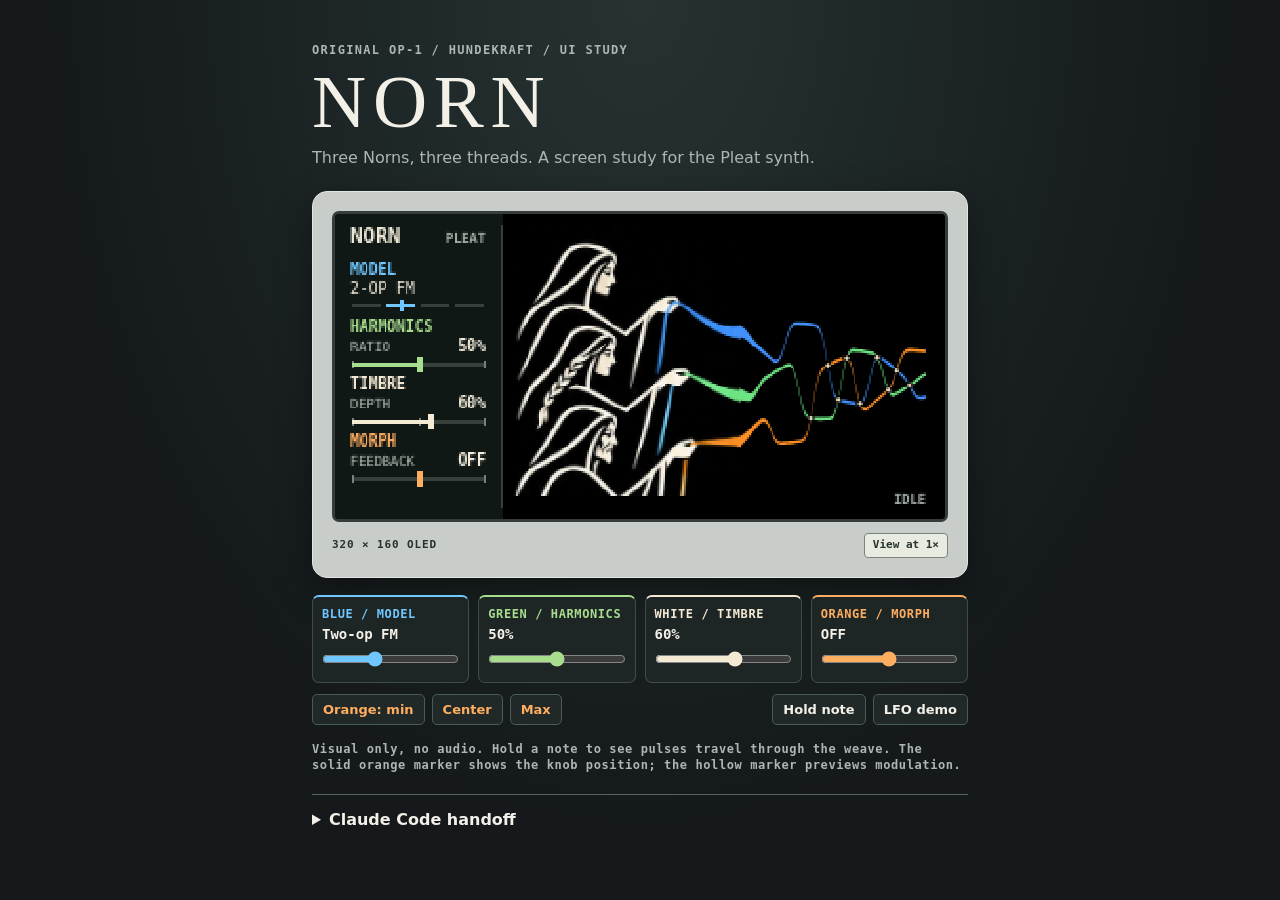
<file: norn/Norn-Pleat-Mockup-v2.html>
<!doctype html>
<html lang="en"><head><meta charset="utf-8"><meta name="viewport" content="width=device-width, initial-scale=1"><title>Norn · OP-1 screen study</title>
<style>
*{box-sizing:border-box} :root{color-scheme:dark;--bg:#15191b;--text:#f3f0e8;--muted:#adb6b2;--blue:#70c7ff;--green:#a8dd8e;--white:#f4ead4;--orange:#ffae60}body{margin:0;background:radial-gradient(ellipse at 50% 0%,#263332,var(--bg) 65%);color:var(--text);font:16px/1.5 system-ui,sans-serif;min-height:100vh}main{max-width:740px;margin:auto;padding:clamp(20px,5vw,42px)} header{margin-bottom:21px}h1{font:400 clamp(46px,9vw,75px)/.9 Georgia,serif;letter-spacing:.09em;margin:9px 0 11px} .eyebrow,.label,.foot{font:600 12px/1.4 ui-monospace,monospace;letter-spacing:.11em;text-transform:uppercase;color:var(--muted)}p{margin:0;color:var(--muted)}.shell{background:#c9cdca;border:1px solid #e2e5e2;border-radius:15px;padding:clamp(10px,2.5vw,19px);box-shadow:0 12px 36px #0006;color:#27322d}.screen{background:#0a1012;border-radius:7px;border:3px solid #353c3b;overflow:hidden;width:646px;max-width:100%;margin:auto}canvas{display:block;width:100%;height:auto;image-rendering:pixelated;outline-offset:-3px}.screen.native{width:326px}.under{display:flex;justify-content:space-between;align-items:center;gap:8px;margin-top:11px;font:700 11px/1.3 ui-monospace,monospace;text-transform:uppercase;letter-spacing:.08em}.under button{background:#e8ebdf;color:#26322d;border:1px solid #78847d;border-radius:4px;padding:4px 8px;font:inherit}.encoders{display:grid;grid-template-columns:repeat(4,minmax(0,1fr));gap:9px;margin:17px 0 11px}.encoder{display:grid;gap:4px;background:#1d2525;border:1px solid #3f4c48;border-top:2px solid var(--ink);border-radius:7px;padding:10px 9px}.encoder label{color:var(--ink);font:700 12px ui-monospace,monospace;text-transform:uppercase;letter-spacing:.05em}.encoder output{font:600 14px ui-monospace,monospace;white-space:nowrap}input[type=range]{width:100%;margin:5px 0;accent-color:var(--ink);cursor:pointer}.actions{display:flex;gap:7px;flex-wrap:wrap;align-items:center}.actions button{background:#202928;color:var(--text);border:1px solid #4a5b54;border-radius:5px;padding:7px 10px;font:600 13px system-ui;cursor:pointer}.actions button[aria-pressed=true]{background:#d7e6db;color:#15251e}.actions button[data-set]{color:var(--orange)}button{cursor:pointer}button:focus-visible,input:focus-visible,canvas:focus-visible{outline:2px solid #8aceff;outline-offset:2px}.spacer{flex:1}.foot{margin-top:16px;letter-spacing:.05em;text-transform:none}@media(max-width:470px){.encoders{grid-template-columns:repeat(2,minmax(0,1fr))}.spacer{display:none}}
.encoder output{white-space:normal;overflow-wrap:break-word}.encoder label{line-height:1.25}.handoff{margin-top:20px;border-top:1px solid #53655d;padding:13px 0} .handoff summary{cursor:pointer;font-weight:600}.handoff p{margin-top:10px}.handoff a{color:#acd9fc}.handoff pre{white-space:pre-wrap;font:13px/1.55 ui-monospace,monospace;color:var(--muted)}</style></head><body><main>
<header><div class="eyebrow">Original OP-1 / Hundekraft / UI study</div><h1>NORN</h1><p>Three Norns, three threads. A screen study for the Pleat synth.</p></header>
<div class="shell"><div id="screen" class="screen"><canvas id="oled" width="320" height="160" tabindex="0" aria-label="Norn synth display: four encoder readouts on the left and three animated threads on the right."></canvas></div><div class="under"><span>320 × 160 OLED</span><button id="zoom" aria-pressed="false">View at 1×</button></div></div>
<div class="encoders">
<div class="encoder" style="--ink:var(--blue)"><label for="model">Blue / Model</label><output id="v0"></output><input id="model" type="range" min="0" max="100" value="37"></div>
<div class="encoder" style="--ink:var(--green)"><label for="green">Green / Harmonics</label><output id="v1"></output><input id="green" type="range" min="0" max="100" value="50"></div>
<div class="encoder" style="--ink:var(--white)"><label for="white">White / Timbre</label><output id="v2"></output><input id="white" type="range" min="0" max="100" value="60"></div>
<div class="encoder" style="--ink:var(--orange)"><label for="orange">Orange / Morph</label><output id="v3"></output><input id="orange" type="range" min="0" max="100" value="50"></div>
</div>
<div class="actions"><button data-set="0">Orange: min</button><button data-set="50">Center</button><button data-set="100">Max</button><span class="spacer"></span><button id="hold" aria-pressed="false">Hold note</button><button id="lfo" aria-pressed="false">LFO demo</button></div>
<p class="foot">Visual only, no audio. Hold a note to see pulses travel through the weave. The solid orange marker shows the knob position; the hollow marker previews modulation.</p>
<details class="handoff"><summary>Claude Code handoff</summary><p><a download="Claude-Handoff.md" href="[data-uri]">Download Markdown</a> · <a download="Norns-Source.png" href="[data-uri]">Download source artwork</a></p><pre># Pleat: Norns&#x27; threads UI, first hardware pass

Implement a visual-only screen for the existing Pleat engine in `D:\src\op-1-tools`. Keep the current engine, knob order, patch format, and plug-in ID. “Norn” is the working visual name, not a request to rename Pleat or change presets.

Use the companion HTML as the visual reference and the downloaded PNG as the source asset. Begin by reading `pleat/plugin/pleat.c`, `pleat/README.md`, `pleat/docs/platform-contract.md`, and the working Ratatoskr renderer and build path. Reuse the repository&#x27;s existing display hooks, pixel format, asset generation, text drawing, parameter source, and page-lifecycle conventions. Don&#x27;t bring the browser code or a PNG decoder onto the device.

## Display and art

- Design at 320 × 160 logical pixels. Left controls: x=0–87. Draw a divider at x=87. Keep controls above the art and always legible. Read the mockup&#x27;s draw loop for exact baselines and track ticks.
- At x=94, y=5 place the supplied 274 × 329 art scaled to 119 × 143. Preserve the silhouettes, braid, hands, and the ivory/black palette. Prepare the reduced asset at build time in whatever form the existing renderer supports (for example, a palette bitmap or scanline runs). Compare at 1× before spending time on further optimization.
- Continue the three colored ribbons from the right edge at x≈213 and y≈62, 95, 119 out to x=310. Keep the hand-side art still. The right-hand ribbons use the artwork colors, not one ribbon per knob: blue #4291FC, green #6CE482, orange #FD8F25. Their first ~18 pixels taper from the painted ends to the usual 1–3 px width.
- Only draw ivory diamonds at actual centerline crossings (sign change between adjacent samples). Suppress near-duplicate diamonds. Use note activity for small traveling highlights if the renderer already has a safe signal. If not, ship a static weave first. Never infer a held note or LFO from a timer.

## Inputs and screen behavior

| Encoder | Waveshaper | Two-op FM | Formant |
| --- | --- | --- | --- |
| Blue | Zone 1 | Zone 2; zone 4 uses FM as a temporary fallback | Zone 3 |
| Green / Harmonics | Curve, neutral at center | Frequency ratio (stepped in DSP) | Second formant interval |
| White / Timbre | Fold | Modulation depth | First formant frequency |
| Orange / Morph | Triangle-to-ramp slope | Bipolar feedback: frequency side on left, OFF at center, phase side on right | Carrier pulse width (low notes; upper notes use the middle shape) |

Blue has four fixed quarters; share or mirror the actual zone rule in `pleat.c` without changing how presets select models. Make zone 4 visually distinct and label it “FM (reserved)” until Wave Terrain lands. Demo percentages are normalized knob positions, not Hz, ratios, or measured feedback. Don&#x27;t copy the browser&#x27;s exact percentages as DSP values.

The base marker must never move with modulation. Provide a second hollow marker only if the actual effective value is available safely; otherwise omit it in v1. The demo&#x27;s LFO is an illustration, not a proposed change to modulation routing. “Hold note” is a browser control only.

For the first animated pass, use the browser geometry as a visual target, not a DSP simulation: Waveshaper uses curvature/fold/slope, FM uses broad warping on the left and smaller ripples on the right with no feedback warp at center, and Formant uses spacing/width cues. The demo’s formant width is an illustrative knob cue (it has no pitch input). If you make it note-aware on hardware, honor the DSP’s high-note behavior. Avoid a redraw or any graphics math from the audio callback. Use the existing UI render path and bounded work; use lookup tables or simpler integer polylines if profiling calls for it.

## Hardware acceptance

1. Screenshot at 1× in all four zones, including both FM zones. No clipping, ghost pixels, or unreadable labels.
2. In FM, sweep orange to min, center, max while holding a note. Verify stable base marker, center “OFF,” distinct left/right visuals. If supported, confirm the hollow marker moves separately under actual LFO.
3. Recall an existing preset and exercise page navigation, retriggering, and polyphony. Verify that model and sound still match the baseline, including the fourth zone.
4. Build with the repo’s normal Pleat target. Run existing host tests and compare device CPU/audio at six voices before and after. Report the asset size and any screen or animation behavior not validated on hardware.

Suggested first implementation: static art and correct live controls, then add the weave transition and note highlights once redraw and audio are verified. No changes to DSP, envelopes, effects, or preset migration are needed.
</pre></details></main><script>
"use strict";
const $=id=>document.getElementById(id);
const c=$("oled"), ctx=c.getContext("2d"), screen=$("screen");
const knobs=["model","green","white","orange"].map($);
const ink=["#70c7ff","#a8dd8e","#f4ead4","#ffae60"];
const threadInk=["#4291fc","#6ce482","#fd8f25"];
const names=["Waveshaper","Two-op FM","Formant","Reserved (FM)"];
const sublabels=[["CURVE","FOLD","SLOPE"],["RATIO","DEPTH","FEEDBACK"],["INTERVAL","FORMANT","PULSE WIDTH"]];
const modelOf=q=>q===3?1:q;
const zone=p=>Math.min(3,Math.floor(p/25));
const clamp=(n,lo,hi)=>Math.max(lo,Math.min(hi,n));
const state=()=>knobs.map(k=>Number(k.value));
const art=new Image();
art.src="[data-uri]";
const ax=94,ay=5,aw=119,ah=143;
const tx=ax+aw, endX=310, slices=64;
const anchor=[130,206,263].map(y=>ay+y*ah/329);
const reduced=matchMedia("(prefers-reduced-motion: reduce)").matches;
let mod=false,note=false,noteAt=0,releaseAt=-10;
function value(i,n,q,onScreen=false){
  if(i===0) return names[q];
  if(i===3&&modelOf(q)===1){
    if(n===50)return "OFF";
    return (n<50?"−":"+")+Math.abs((n-50)*2)+(onScreen?"":"%");
  }
  return n+"%";
}
function sync(){
  const s=state(),q=zone(s[0]);
  s.forEach((n,i)=>{
    const v=value(i,n,q);
    $("v"+i).value=v;
    knobs[i].setAttribute("aria-valuetext",i===0?v+", zone "+(q+1)+" of 4":v);
  });
}
knobs.forEach(k=>k.addEventListener("input",sync));
document.querySelectorAll("[data-set]").forEach(b=>b.onclick=()=>{knobs[3].value=b.dataset.set;sync();});
$("zoom").onclick=()=>{const b=screen.classList.toggle("native");$("zoom").setAttribute("aria-pressed",b);$("zoom").textContent=b?"View enlarged":"View at 1×";};
$("lfo").onclick=()=>{mod=!mod;$("lfo").setAttribute("aria-pressed",mod);};
$("hold").onclick=()=>{note=!note;const now=performance.now()/1000;if(note)noteAt=now;else releaseAt=now;$("hold").setAttribute("aria-pressed",note);$("hold").textContent=note?"Release note":"Hold note";};
function rect(x,y,w,h,col){ctx.fillStyle=col;ctx.fillRect(x,y,w,h);}
function text(s,x,y,col,size=8,bold=false,right=false){ctx.fillStyle=col;ctx.textAlign=right?"right":"left";ctx.font=(bold?"bold ":"")+size+"px monospace";ctx.fillText(s,x,y);}
function diamond(x,y,r,col){ctx.fillStyle=col;ctx.beginPath();ctx.moveTo(x,y-r);ctx.lineTo(x+r,y);ctx.lineTo(x,y+r);ctx.lineTo(x-r,y);ctx.fill();}
function threadY(u,i,m,g,w,o,t){
  const p=u*(8+11*g)+i*2.0944, a=(o-.5)*2;
  let wave;
  if(m===0){
    const f=u*(7+10*w)+i*2.0944;
    wave=(8+7*Math.abs(g-.5)*2)*(Math.sin(f)+(g-.5)*.85*Math.cos(2*f)+w*.45*Math.sin(3*f))+a*(u-.35)*19;
  }else if(m===1){
    const warp=a<0?(-a)*Math.sin(u*12+i)*2.4:0;
    const grit=a>0?a*(2+4*w)*Math.sin(p*4):0;
    wave=(10+13*w)*Math.sin(p+warp+w*1.15*Math.sin(2*p))+grit;
  }else{
    wave=8*Math.sin(u*(8+20*w)+i*2.0944)+(g-.5)*(i-1)*25;
  }
  const drift=reduced||!note?0:1.2*Math.sin(u*18-t*3+i);
  return anchor[i]*(1-u)+(84+(1-i)*12)*u+Math.sin(Math.PI*u)*(wave+drift);
}
function draw(ms){
  const t=ms/1000,s=state(),q=zone(s[0]),m=modelOf(q);
  const eff=mod?clamp(s[3]+22*(reduced?.65:Math.sin(t*2)),0,100):s[3];
  rect(0,0,320,160,"#000");rect(0,0,88,160,"#101816");rect(87,6,1,148,"#374039");
  text("NORN",8,15,"#eee7d6",11,true);
  text("PLEAT",79,15,"#a5ada3",7,true,true);
  for(let i=0;i<4;i++){
    const y=32+i*30, x0=9, span=69, px=x0+Math.round(s[i]/100*span);
    text(["MODEL","HARMONICS","TIMBRE","MORPH"][i],8,y,ink[i],8,true);
    if(i===0){
      text(["WAVESHAPER","2-OP FM","FORMANT","FM (RESERVED)"][q],8,y+10,"#f3ecda");
      for(let j=0;j<4;j++)rect(x0+j*18,y+15,15,2,j===q?ink[0]:"#36413b");
      rect(px-1,y+13,2,6,ink[0]);
    }else{
      text(sublabels[m][i-1],8,y+10,"#b1b9b1",7);
      text(value(i,s[i],q,true),79,y+10,"#f3ecda",8,true,true);
      rect(x0,y+16,span+1,2,"#36413b");
      for(const n of [0,.5,1])rect(x0+Math.round(n*span),y+15,1,4,"#788278");
      const bipolar=(i===3&&m===1)||(i===1&&m===0);
      const base=bipolar?x0+Math.round(span/2):x0;
      rect(Math.min(base,px),y+16,Math.abs(px-base),2,ink[i]);
      rect(px-1,y+13,3,8,ink[i]);
      if(i===3&&mod){
        const k=x0+Math.round(eff/100*span);
        ctx.strokeStyle=ink[i];ctx.lineWidth=1;ctx.strokeRect(k-1.5,y+22.5,3,4);
      }
    }
  }
  if(art.complete&&art.naturalWidth)ctx.drawImage(art,ax,ay,aw,ah);
  const strength=note?1:Math.max(0,1-(t-releaseAt)/.65);
  const ys=Array.from({length:3},(_,i)=>Array.from({length:slices+1},(_,j)=>threadY(j/slices,i,m,s[1]/100,s[2]/100,eff/100,t)));
  const xp=j=>tx+(endX-tx)*j/slices;
  for(let i=0;i<3;i++){
    const body=m===2?1.4+1.6*eff/100:1.65;
    const width=j=>body+([6.1,6.2,5.3][i]-body)*Math.max(0,1-j/12)**2;
    const xx=j=>j?xp(j):tx-.7;
    ctx.fillStyle=threadInk[i];
    ctx.beginPath();
    ys[i].forEach((y,j)=>j?ctx.lineTo(xx(j),y-width(j)/2):ctx.moveTo(xx(j),y-width(j)/2));
    for(let j=slices;j>=0;j--)ctx.lineTo(xx(j),ys[i][j]+width(j)/2);
    ctx.closePath();ctx.fill();
  }
  const crossings=[];
  for(let j=3;j<slices-2;j++){
    for(let a=0;a<2;a++)for(let b=a+1;b<3;b++){
      const d=ys[a][j]-ys[b][j], e=ys[a][j+1]-ys[b][j+1];
      if(d*e<0||(d===0&&e!==0)){
        const f=d/(d-e), xx=xp(j+f), yy=ys[a][j]+(ys[a][j+1]-ys[a][j])*f;
        if(crossings.some(([cx,cy])=>Math.hypot(cx-xx,cy-yy)<5))continue;
        crossings.push([xx,yy]);diamond(xx,yy,2.55,"#000");diamond(xx,yy,1.4,"#e8d9b7");
      }
    }
  }
  if(strength>0){
    ctx.globalAlpha=strength;
    for(let i=0;i<3;i++){
      const u=reduced?.38+i*.14:((t-noteAt)*.7+i*.13)%1;
      const xx=xp(u*slices), yy=threadY(u,i,m,s[1]/100,s[2]/100,eff/100,t);
      diamond(xx,yy,3.1,threadInk[i]);diamond(xx,yy,1.35,"#fff7dd");
    }
    ctx.globalAlpha=1;
  }
  text(note?"NOTE":strength>0?"RELEASE":"IDLE",310,152,note?"#f4ead4":"#a0aaa4",7,true,true);
  requestAnimationFrame(draw);
}
sync();requestAnimationFrame(draw);
</script></body></html>
</file>
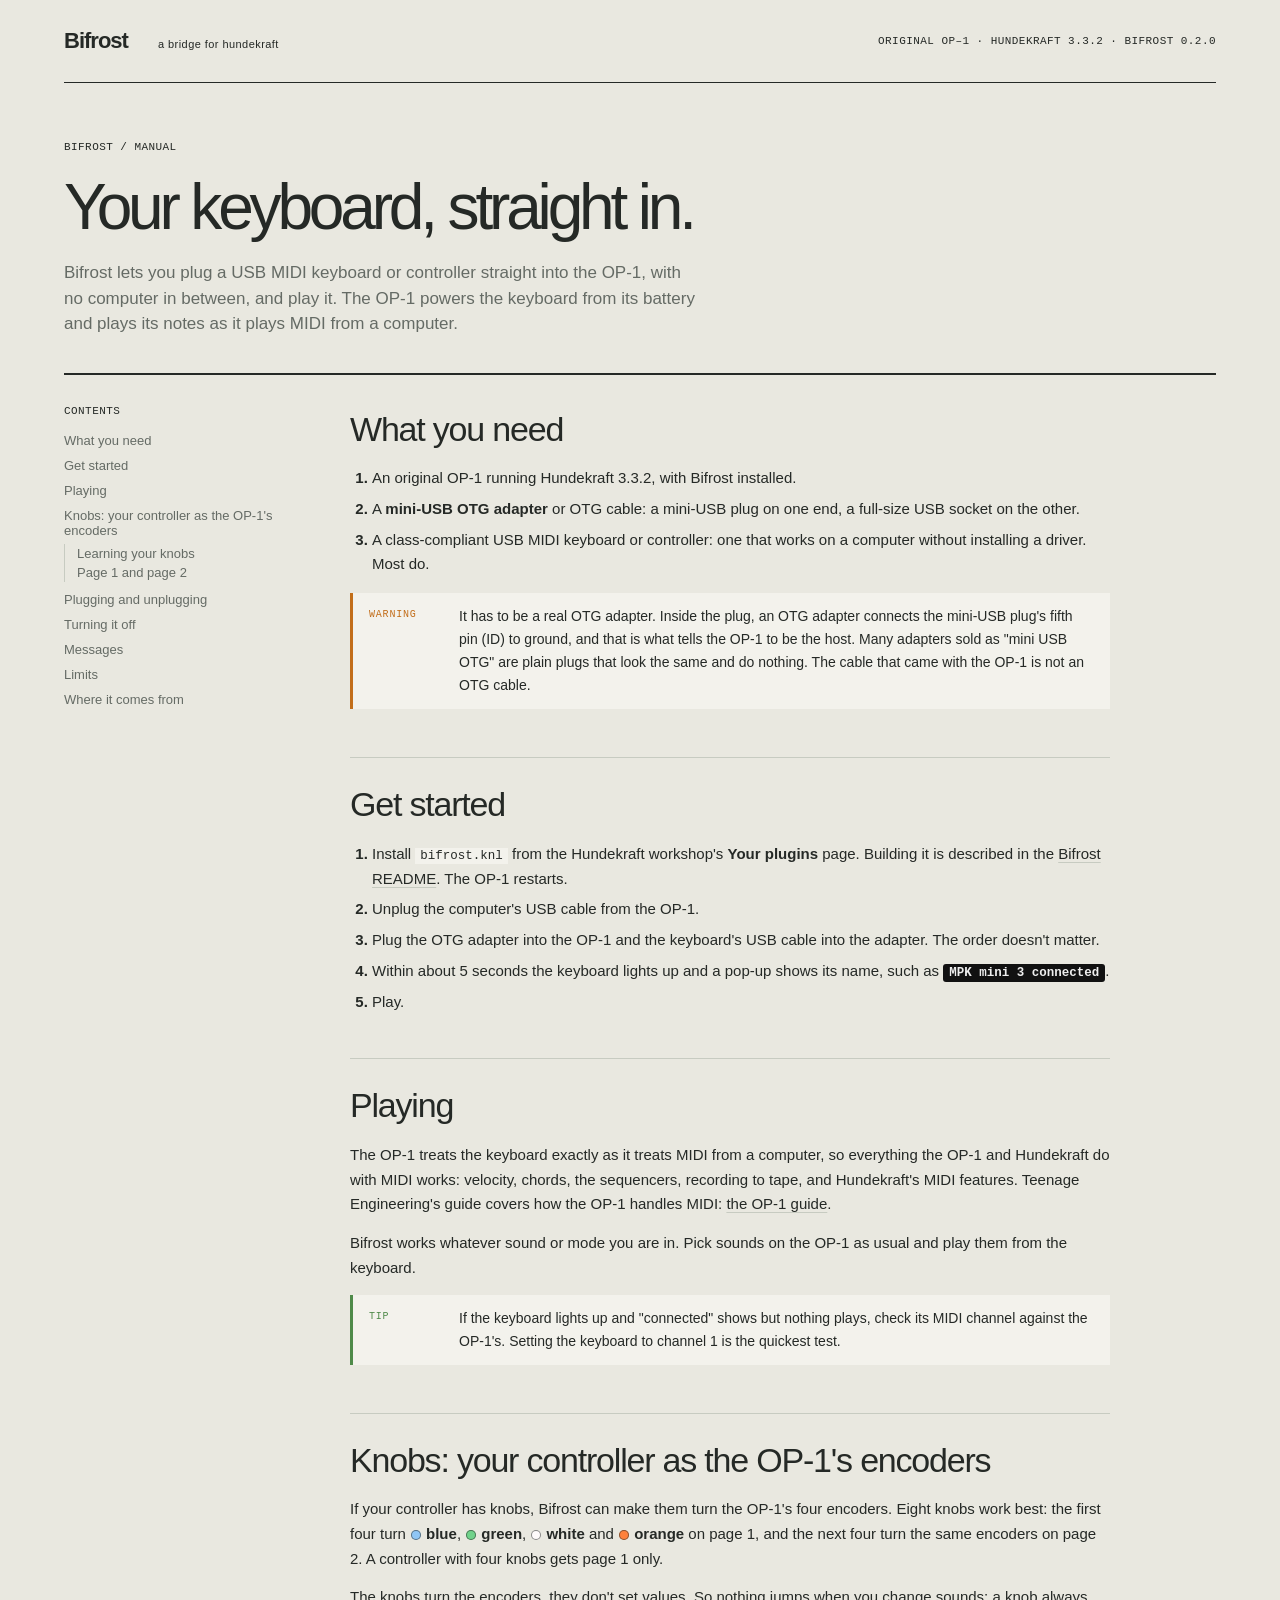
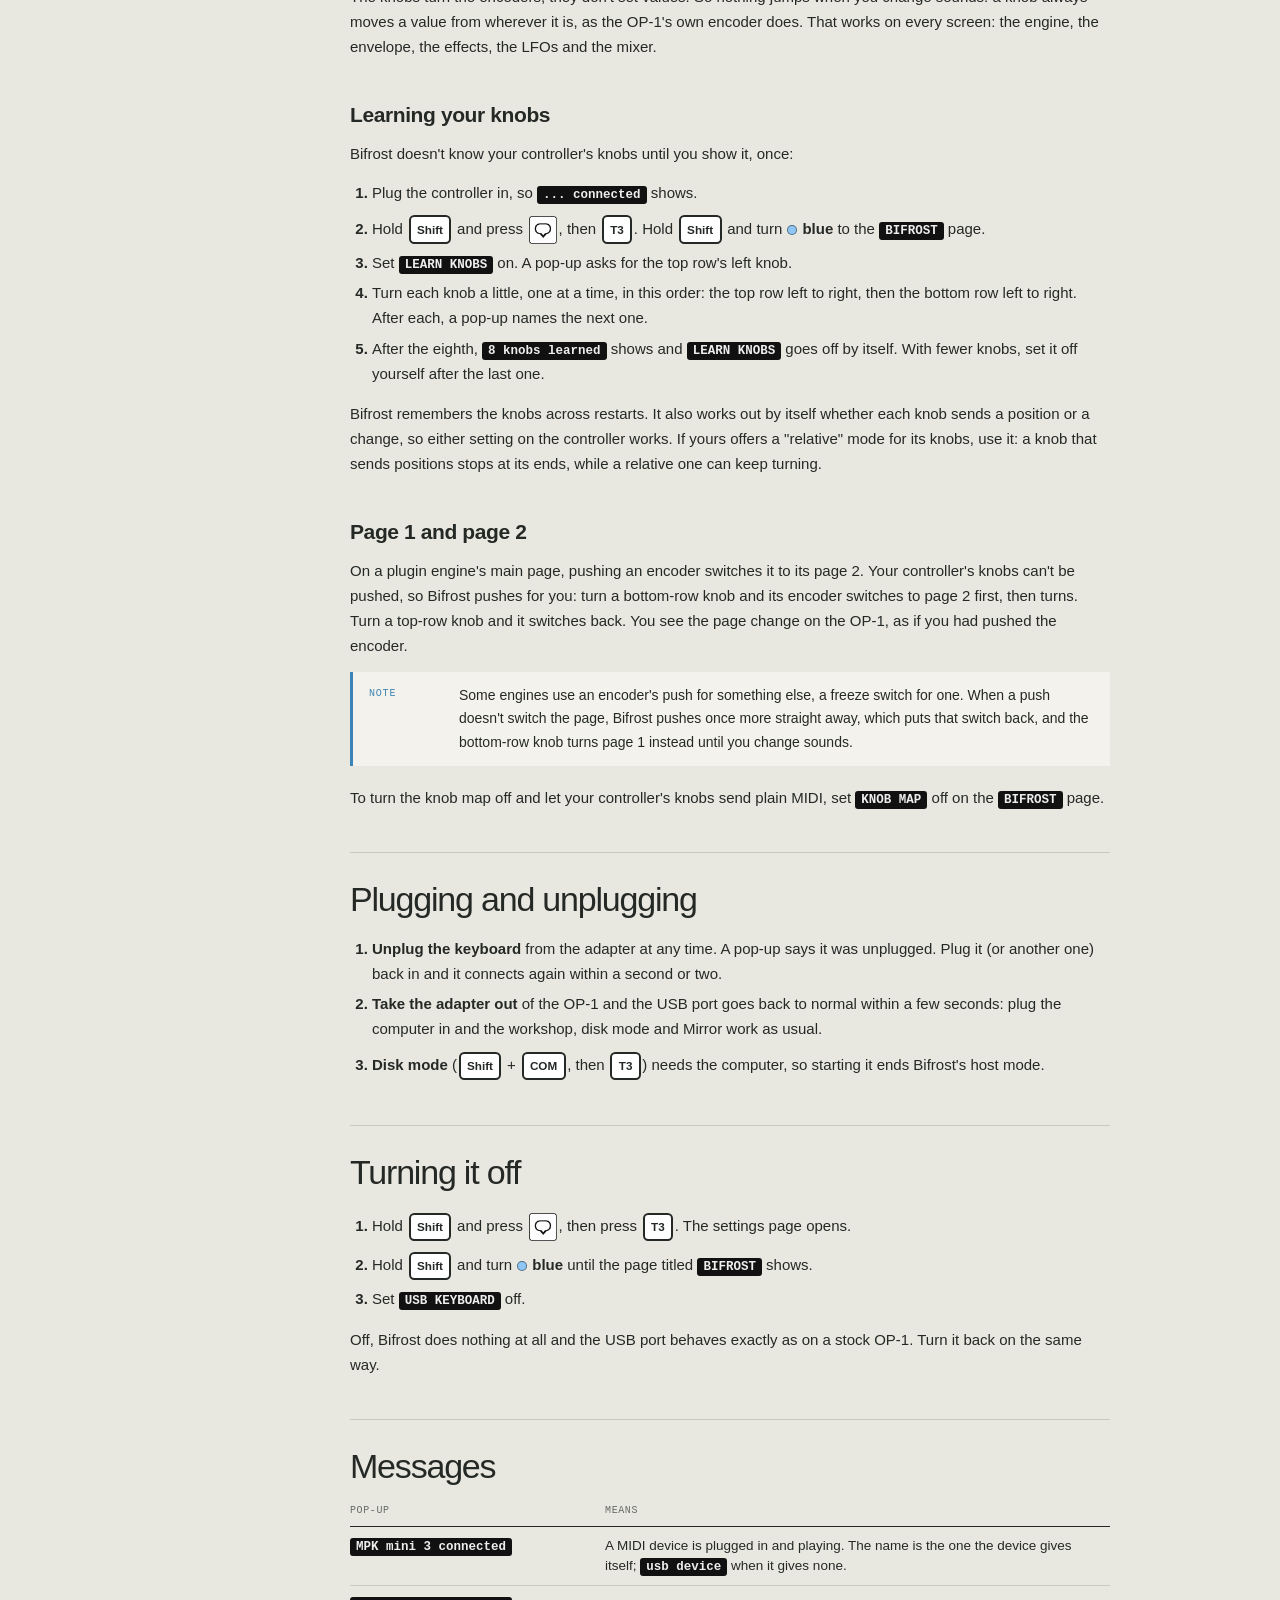
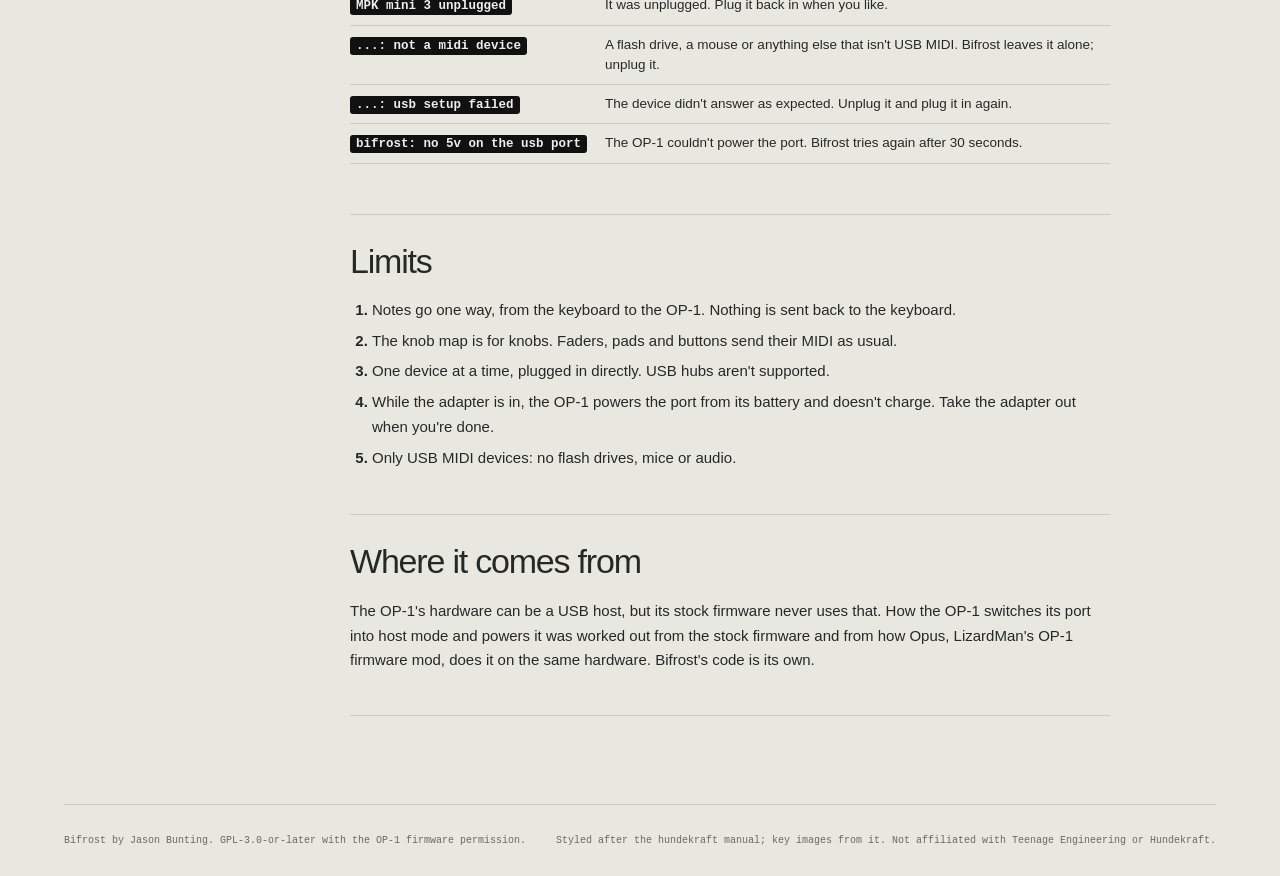
<file: bifrost/manual/manual.html>
<!doctype html>
<html lang="en">
<head>
<meta charset="utf-8"><meta name="viewport" content="width=device-width, initial-scale=1">
<title>Bifrost Manual</title>
<meta name="description" content="Bifrost, a feature for the OP-1 under Hundekraft: plug a USB MIDI keyboard straight into the OP-1 and play it.">
<link rel="stylesheet" href="manual.css">
</head>
<body>
<header><a href="manual.html" class="wordmark">Bifrost <span>a bridge for hundekraft</span></a><span class="edition">ORIGINAL OP–1 · HUNDEKRAFT 3.3.2 · BIFROST 0.2.0</span></header>
<main>
<section class="intro"><div class="eyebrow">BIFROST / MANUAL</div><h1>Your keyboard, straight in.</h1><p>Bifrost lets you plug a USB MIDI keyboard or controller straight into the OP-1, with no computer in between, and play it. The OP-1 powers the keyboard from its battery and plays its notes as it plays MIDI from a computer.</p></section>
<div class="manual-grid">
<details class="toc" open><summary>Contents</summary><ol>
<li><a href="#need">What you need</a></li>
<li><a href="#start">Get started</a></li>
<li><a href="#play">Playing</a></li>
<li><a href="#knobs">Knobs: your controller as the OP-1's encoders</a><ol><li><a href="#learn">Learning your knobs</a></li><li><a href="#pages">Page 1 and page 2</a></li></ol></li>
<li><a href="#plug">Plugging and unplugging</a></li>
<li><a href="#off">Turning it off</a></li>
<li><a href="#messages">Messages</a></li>
<li><a href="#limits">Limits</a></li>
<li><a href="#credits">Where it comes from</a></li>
</ol></details>
<article class="manual-body">

<section class="chapter" id="need"><h2>What you need</h2>
<ol>
<li>An original OP-1 running Hundekraft 3.3.2, with Bifrost installed.</li>
<li>A <strong>mini-USB OTG adapter</strong> or OTG cable: a mini-USB plug on one end, a full-size USB socket on the other.</li>
<li>A class-compliant USB MIDI keyboard or controller: one that works on a computer without installing a driver. Most do.</li>
</ol>
<aside class="note note-warning"><span>Warning</span><p>It has to be a real OTG adapter. Inside the plug, an OTG adapter connects the mini-USB plug's fifth pin (ID) to ground, and that is what tells the OP-1 to be the host. Many adapters sold as "mini USB OTG" are plain plugs that look the same and do nothing. The cable that came with the OP-1 is not an OTG cable.</p></aside>
</section>

<section class="chapter" id="start"><h2>Get started</h2>
<ol>
<li>Install <code>bifrost.knl</code> from the Hundekraft workshop's <strong>Your plugins</strong> page. Building it is described in the <a href="../README.md">Bifrost README</a>. The OP-1 restarts.</li>
<li>Unplug the computer's USB cable from the OP-1.</li>
<li>Plug the OTG adapter into the OP-1 and the keyboard's USB cable into the adapter. The order doesn't matter.</li>
<li>Within about 5 seconds the keyboard lights up and a pop-up shows its name, such as <span class="lcd">MPK mini 3 connected</span>.</li>
<li>Play.</li>
</ol>
</section>

<section class="chapter" id="play"><h2>Playing</h2>
<p>The OP-1 treats the keyboard exactly as it treats MIDI from a computer, so everything the OP-1 and Hundekraft do with MIDI works: velocity, chords, the sequencers, recording to tape, and Hundekraft's MIDI features. Teenage Engineering's guide covers how the OP-1 handles MIDI: <a href="https://teenage.engineering/guides/op-1">the OP-1 guide</a>.</p>
<p>Bifrost works whatever sound or mode you are in. Pick sounds on the OP-1 as usual and play them from the keyboard.</p>
<aside class="note note-tip"><span>Tip</span><p>If the keyboard lights up and "connected" shows but nothing plays, check its MIDI channel against the OP-1's. Setting the keyboard to channel 1 is the quickest test.</p></aside>
</section>

<section class="chapter" id="knobs"><h2>Knobs: your controller as the OP-1's encoders</h2>
<p>If your controller has knobs, Bifrost can make them turn the OP-1's four encoders. Eight knobs work best: the first four turn <span class="enc enc-b">blue</span>, <span class="enc enc-g">green</span>, <span class="enc enc-w">white</span> and <span class="enc enc-o">orange</span> on page 1, and the next four turn the same encoders on page 2. A controller with four knobs gets page 1 only.</p>
<p>The knobs turn the encoders, they don't set values. So nothing jumps when you change sounds: a knob always moves a value from wherever it is, as the OP-1's own encoder does. That works on every screen: the engine, the envelope, the effects, the LFOs and the mixer.</p>
<div class="sub">
<h3 id="learn">Learning your knobs</h3>
<p>Bifrost doesn't know your controller's knobs until you show it, once:</p>
<ol>
<li>Plug the controller in, so <span class="lcd">... connected</span> shows.</li>
<li>Hold <span class="okey okey-text">Shift</span> and press <img class="okey" src="keys/help.png" alt="help" title="help">, then <span class="okey okey-text">T3</span>. Hold <span class="okey okey-text">Shift</span> and turn <span class="enc enc-b">blue</span> to the <span class="lcd">BIFROST</span> page.</li>
<li>Set <span class="lcd">LEARN KNOBS</span> on. A pop-up asks for the top row's left knob.</li>
<li>Turn each knob a little, one at a time, in this order: the top row left to right, then the bottom row left to right. After each, a pop-up names the next one.</li>
<li>After the eighth, <span class="lcd">8 knobs learned</span> shows and <span class="lcd">LEARN KNOBS</span> goes off by itself. With fewer knobs, set it off yourself after the last one.</li>
</ol>
<p>Bifrost remembers the knobs across restarts. It also works out by itself whether each knob sends a position or a change, so either setting on the controller works. If yours offers a "relative" mode for its knobs, use it: a knob that sends positions stops at its ends, while a relative one can keep turning.</p>
</div>
<div class="sub">
<h3 id="pages">Page 1 and page 2</h3>
<p>On a plugin engine's main page, pushing an encoder switches it to its page 2. Your controller's knobs can't be pushed, so Bifrost pushes for you: turn a bottom-row knob and its encoder switches to page 2 first, then turns. Turn a top-row knob and it switches back. You see the page change on the OP-1, as if you had pushed the encoder.</p>
<aside class="note note-note"><span>Note</span><p>Some engines use an encoder's push for something else, a freeze switch for one. When a push doesn't switch the page, Bifrost pushes once more straight away, which puts that switch back, and the bottom-row knob turns page 1 instead until you change sounds.</p></aside>
<p>To turn the knob map off and let your controller's knobs send plain MIDI, set <span class="lcd">KNOB MAP</span> off on the <span class="lcd">BIFROST</span> page.</p>
</div>
</section>

<section class="chapter" id="plug"><h2>Plugging and unplugging</h2>
<ol>
<li><strong>Unplug the keyboard</strong> from the adapter at any time. A pop-up says it was unplugged. Plug it (or another one) back in and it connects again within a second or two.</li>
<li><strong>Take the adapter out</strong> of the OP-1 and the USB port goes back to normal within a few seconds: plug the computer in and the workshop, disk mode and Mirror work as usual.</li>
<li><strong>Disk mode</strong> (<span class="okey okey-text">Shift</span> + <span class="okey okey-text">COM</span>, then <span class="okey okey-text">T3</span>) needs the computer, so starting it ends Bifrost's host mode.</li>
</ol>
</section>

<section class="chapter" id="off"><h2>Turning it off</h2>
<ol>
<li>Hold <span class="okey okey-text">Shift</span> and press <img class="okey" src="keys/help.png" alt="help" title="help">, then press <span class="okey okey-text">T3</span>. The settings page opens.</li>
<li>Hold <span class="okey okey-text">Shift</span> and turn <span class="enc enc-b">blue</span> until the page titled <span class="lcd">BIFROST</span> shows.</li>
<li>Set <span class="lcd">USB KEYBOARD</span> off.</li>
</ol>
<p>Off, Bifrost does nothing at all and the USB port behaves exactly as on a stock OP-1. Turn it back on the same way.</p>
</section>

<section class="chapter" id="messages"><h2>Messages</h2>
<div class="table"><table><thead><tr><th scope="col">Pop-up</th><th scope="col">Means</th></tr></thead><tbody>
<tr><td data-label="Pop-up"><span class="lcd">MPK mini 3 connected</span></td><td data-label="Means">A MIDI device is plugged in and playing. The name is the one the device gives itself; <span class="lcd">usb device</span> when it gives none.</td></tr>
<tr><td data-label="Pop-up"><span class="lcd">MPK mini 3 unplugged</span></td><td data-label="Means">It was unplugged. Plug it back in when you like.</td></tr>
<tr><td data-label="Pop-up"><span class="lcd">...: not a midi device</span></td><td data-label="Means">A flash drive, a mouse or anything else that isn't USB MIDI. Bifrost leaves it alone; unplug it.</td></tr>
<tr><td data-label="Pop-up"><span class="lcd">...: usb setup failed</span></td><td data-label="Means">The device didn't answer as expected. Unplug it and plug it in again.</td></tr>
<tr><td data-label="Pop-up"><span class="lcd">bifrost: no 5v on the usb port</span></td><td data-label="Means">The OP-1 couldn't power the port. Bifrost tries again after 30 seconds.</td></tr>
</tbody></table></div>
</section>

<section class="chapter" id="limits"><h2>Limits</h2>
<ol>
<li>Notes go one way, from the keyboard to the OP-1. Nothing is sent back to the keyboard.</li>
<li>The knob map is for knobs. Faders, pads and buttons send their MIDI as usual.</li>
<li>One device at a time, plugged in directly. USB hubs aren't supported.</li>
<li>While the adapter is in, the OP-1 powers the port from its battery and doesn't charge. Take the adapter out when you're done.</li>
<li>Only USB MIDI devices: no flash drives, mice or audio.</li>
</ol>
</section>

<section class="chapter" id="credits"><h2>Where it comes from</h2>
<p>The OP-1's hardware can be a USB host, but its stock firmware never uses that. How the OP-1 switches its port into host mode and powers it was worked out from the stock firmware and from how Opus, LizardMan's OP-1 firmware mod, does it on the same hardware. Bifrost's code is its own.</p>
</section>

</article>
</div>
</main>
<footer><span>Bifrost by Jason Bunting. GPL-3.0-or-later with the OP-1 firmware permission.</span><span>Styled after the hundekraft manual; key images from it. Not affiliated with Teenage Engineering or Hundekraft.</span></footer>
</body>
</html>
</file>
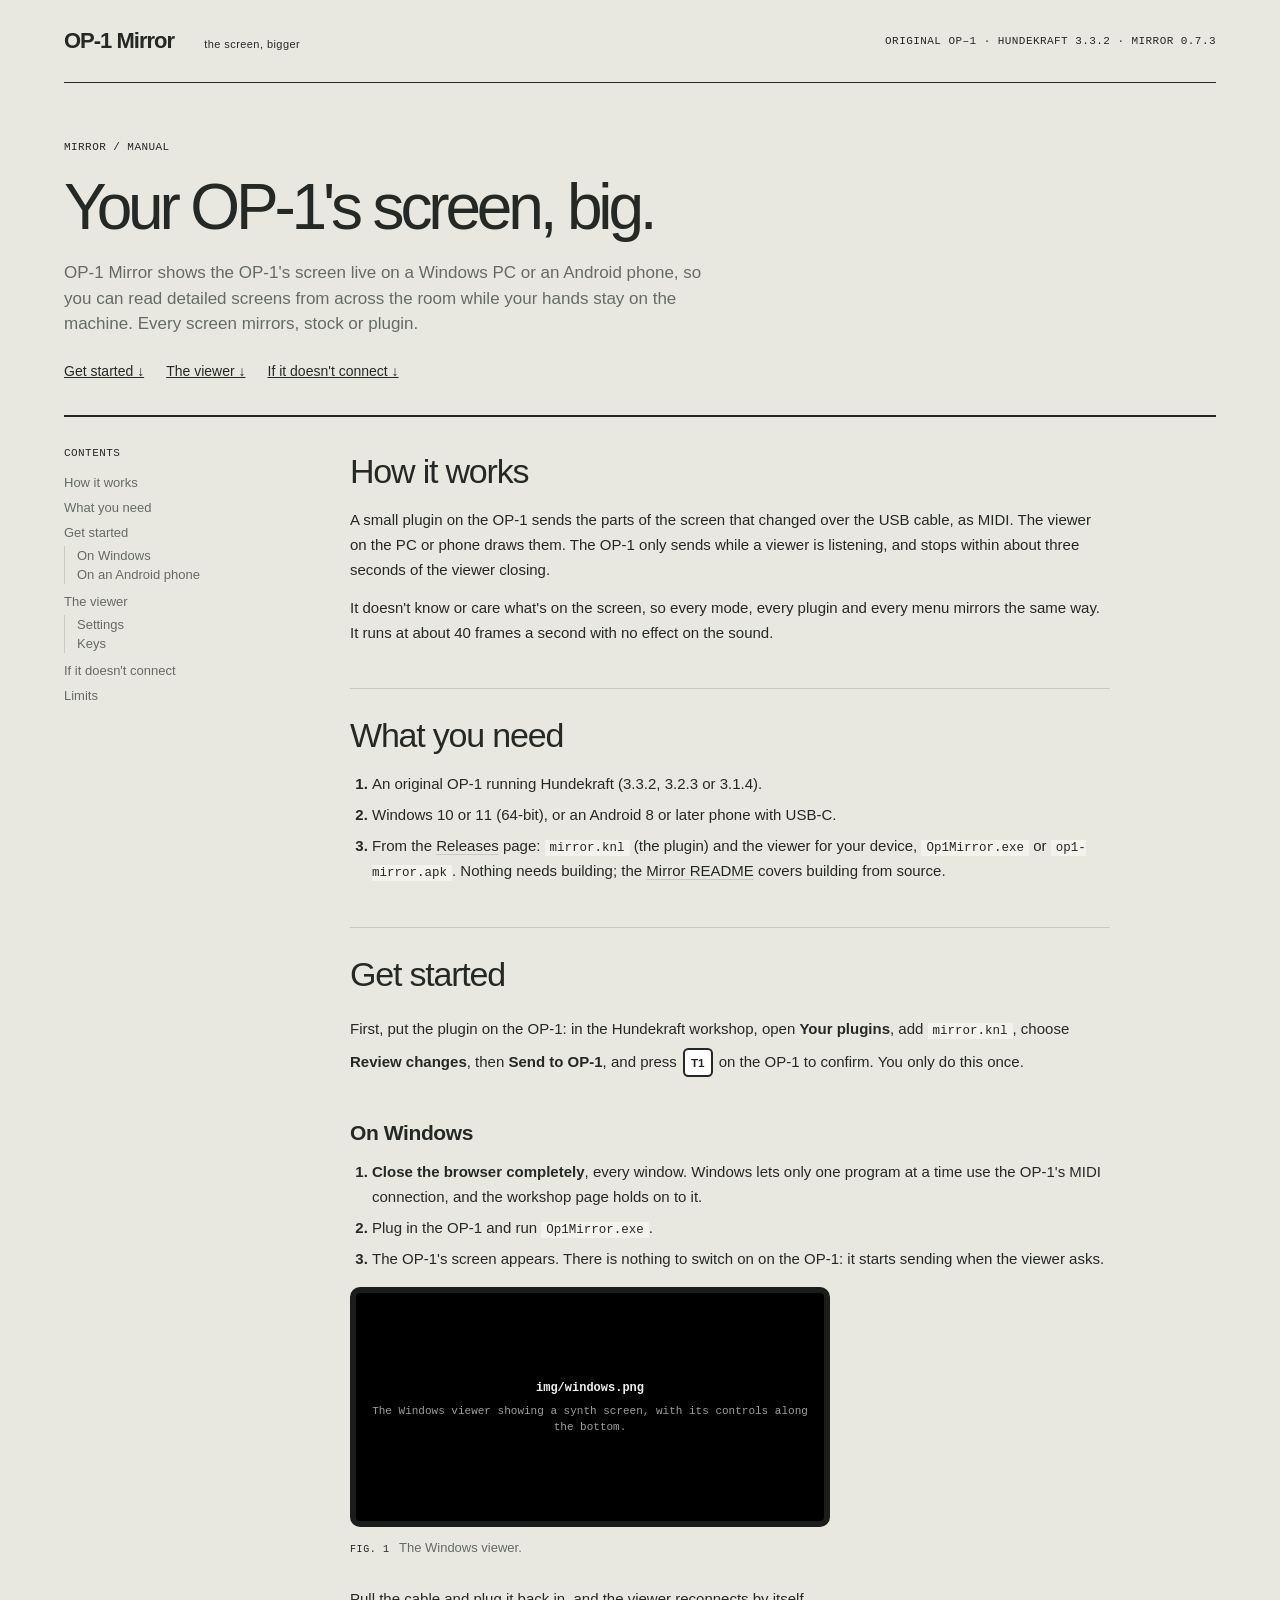
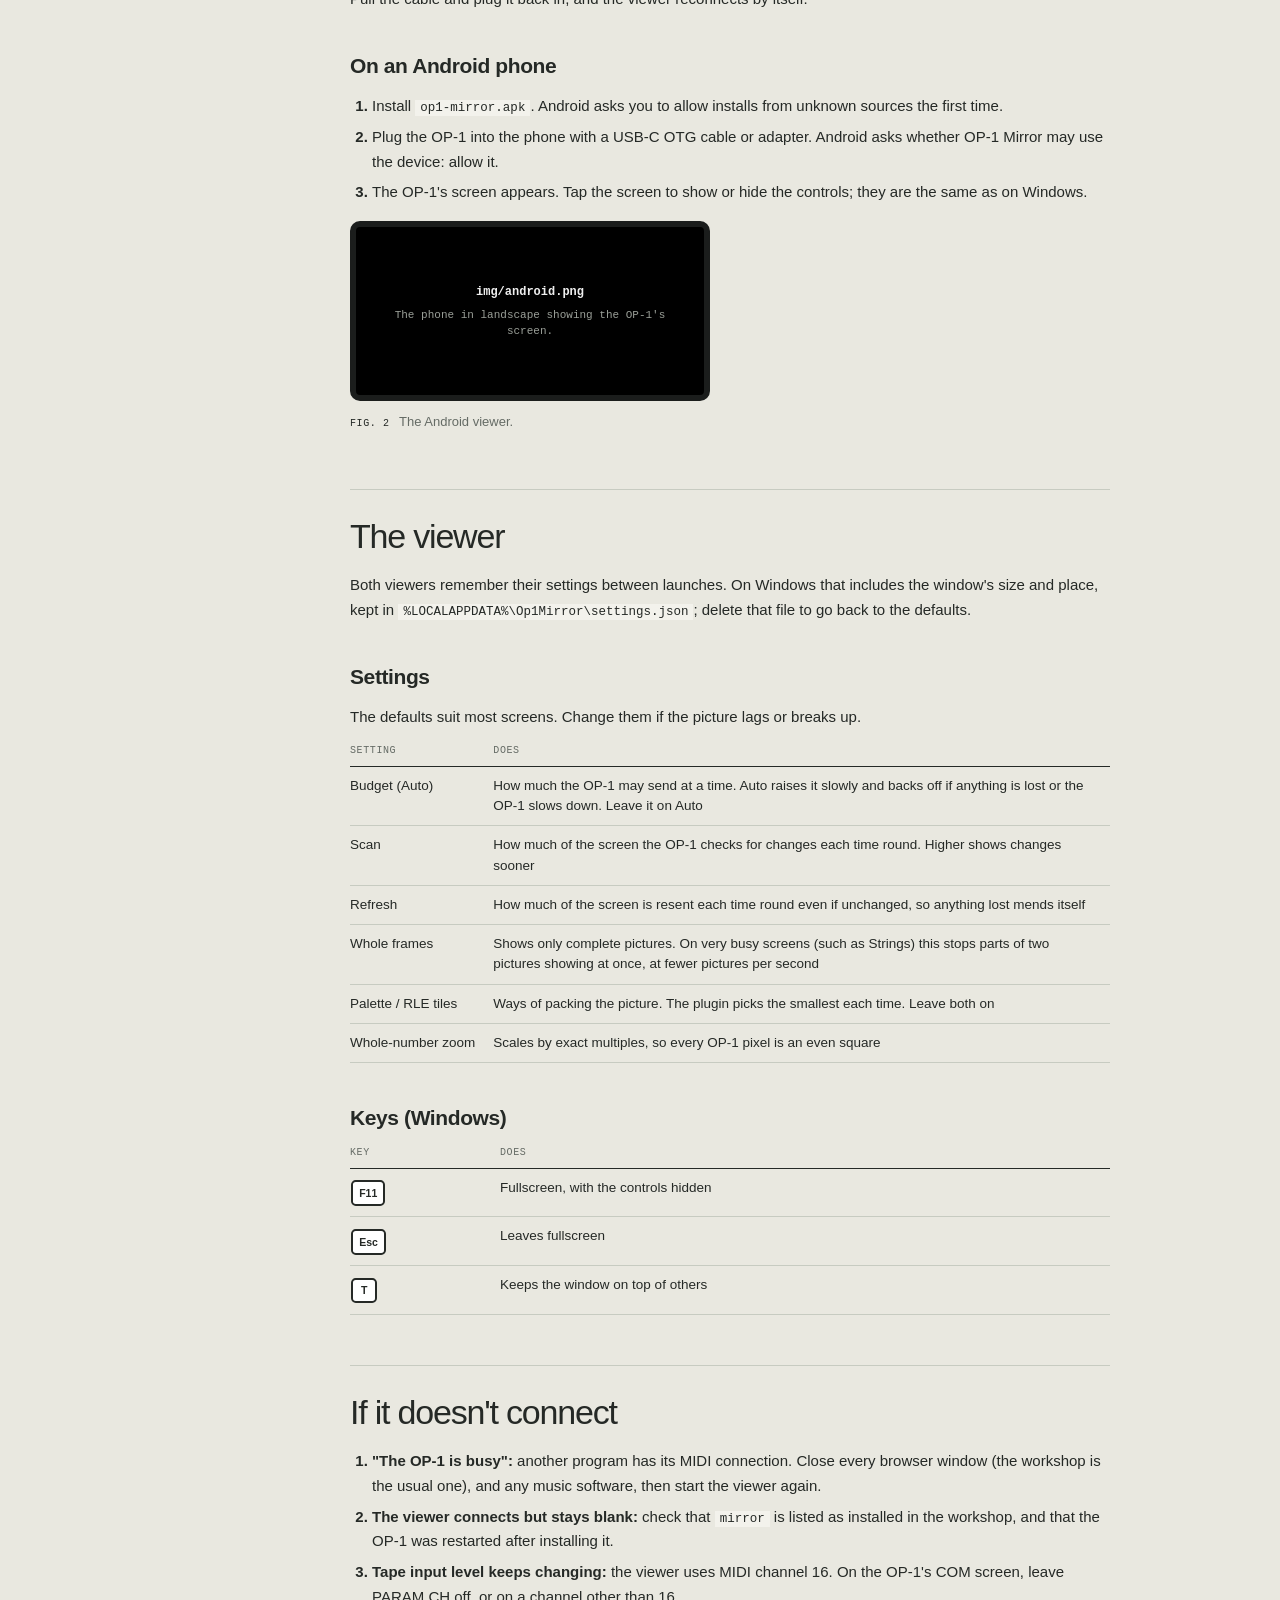
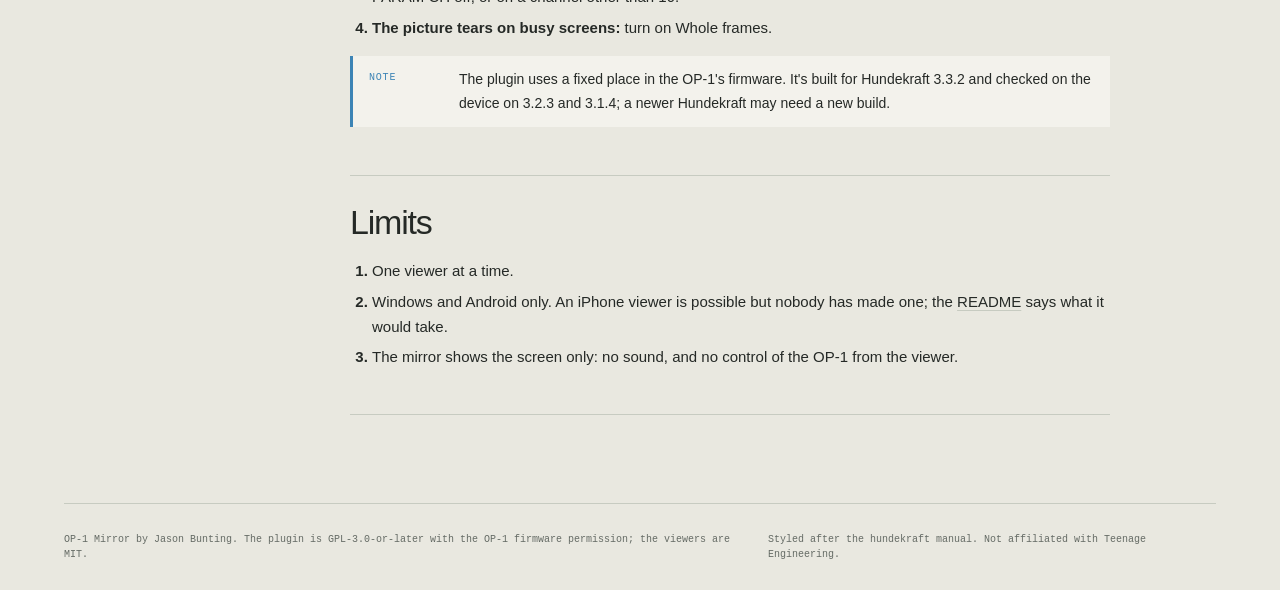
<file: mirror/manual/manual.html>
<!doctype html>
<html lang="en">
<head>
<meta charset="utf-8"><meta name="viewport" content="width=device-width, initial-scale=1">
<title>OP-1 Mirror Manual</title>
<meta name="description" content="OP-1 Mirror shows the original OP-1's screen live on a Windows PC or an Android phone.">
<link rel="stylesheet" href="manual.css">
</head>
<body>
<header><a href="manual.html" class="wordmark">OP-1 Mirror <span>the screen, bigger</span></a><span class="edition">ORIGINAL OP–1 · HUNDEKRAFT 3.3.2 · MIRROR 0.7.3</span></header>
<main>
<section class="intro"><div class="eyebrow">MIRROR / MANUAL</div><h1>Your OP-1's screen, big.</h1><p>OP-1 Mirror shows the OP-1's screen live on a Windows PC or an Android phone, so you can read detailed screens from across the room while your hands stay on the machine. Every screen mirrors, stock or plugin.</p><div class="manual-actions"><a href="#start">Get started ↓</a><a href="#viewer">The viewer ↓</a><a href="#trouble">If it doesn't connect ↓</a></div></section>
<div class="manual-grid">
<details class="toc" open><summary>Contents</summary><ol>
<li><a href="#about">How it works</a></li>
<li><a href="#need">What you need</a></li>
<li><a href="#start">Get started</a><ol><li><a href="#windows">On Windows</a></li><li><a href="#android">On an Android phone</a></li></ol></li>
<li><a href="#viewer">The viewer</a><ol><li><a href="#settings">Settings</a></li><li><a href="#keys">Keys</a></li></ol></li>
<li><a href="#trouble">If it doesn't connect</a></li>
<li><a href="#limits">Limits</a></li>
</ol></details>
<article class="manual-body">

<section class="chapter" id="about"><h2>How it works</h2>
<p>A small plugin on the OP-1 sends the parts of the screen that changed over the USB cable, as MIDI. The viewer on the PC or phone draws them. The OP-1 only sends while a viewer is listening, and stops within about three seconds of the viewer closing.</p>
<p>It doesn't know or care what's on the screen, so every mode, every plugin and every menu mirrors the same way. It runs at about 40 frames a second with no effect on the sound.</p>
</section>

<section class="chapter" id="need"><h2>What you need</h2>
<ol>
<li>An original OP-1 running Hundekraft (3.3.2, 3.2.3 or 3.1.4).</li>
<li>Windows 10 or 11 (64-bit), or an Android 8 or later phone with USB-C.</li>
<li>From the <a href="https://github.com/JasonBunting/op-1-tools/releases" target="_blank" rel="noopener noreferrer">Releases</a> page: <code>mirror.knl</code> (the plugin) and the viewer for your device, <code>Op1Mirror.exe</code> or <code>op1-mirror.apk</code>. Nothing needs building; the <a href="../README.md">Mirror README</a> covers building from source.</li>
</ol>
</section>

<section class="chapter" id="start"><h2>Get started</h2>
<p>First, put the plugin on the OP-1: in the Hundekraft workshop, open <strong>Your plugins</strong>, add <code>mirror.knl</code>, choose <strong>Review changes</strong>, then <strong>Send to OP-1</strong>, and press <span class="okey okey-text">T1</span> on the OP-1 to confirm. You only do this once.</p>
<div class="sub">
<h3 id="windows">On Windows</h3>
<ol>
<li><strong>Close the browser completely</strong>, every window. Windows lets only one program at a time use the OP-1's MIDI connection, and the workshop page holds on to it.</li>
<li>Plug in the OP-1 and run <code>Op1Mirror.exe</code>.</li>
<li>The OP-1's screen appears. There is nothing to switch on on the OP-1: it starts sending when the viewer asks.</li>
</ol>
<figure class="screen"><div class="shot" role="img" aria-label="Screenshot to come: the Windows viewer"><b>img/windows.png</b><span>The Windows viewer showing a synth screen, with its controls along the bottom.</span></div><figcaption><b>Fig. 1</b> The Windows viewer.</figcaption></figure>
<p>Pull the cable and plug it back in, and the viewer reconnects by itself.</p>
</div>
<div class="sub">
<h3 id="android">On an Android phone</h3>
<ol>
<li>Install <code>op1-mirror.apk</code>. Android asks you to allow installs from unknown sources the first time.</li>
<li>Plug the OP-1 into the phone with a USB-C OTG cable or adapter. Android asks whether OP-1 Mirror may use the device: allow it.</li>
<li>The OP-1's screen appears. Tap the screen to show or hide the controls; they are the same as on Windows.</li>
</ol>
<figure class="screen small"><div class="shot" role="img" aria-label="Screenshot to come: the Android viewer"><b>img/android.png</b><span>The phone in landscape showing the OP-1's screen.</span></div><figcaption><b>Fig. 2</b> The Android viewer.</figcaption></figure>
</div>
</section>

<section class="chapter" id="viewer"><h2>The viewer</h2>
<p>Both viewers remember their settings between launches. On Windows that includes the window's size and place, kept in <code>%LOCALAPPDATA%\Op1Mirror\settings.json</code>; delete that file to go back to the defaults.</p>
<div class="sub">
<h3 id="settings">Settings</h3>
<p>The defaults suit most screens. Change them if the picture lags or breaks up.</p>
<div class="table"><table><thead><tr><th scope="col">Setting</th><th scope="col">Does</th></tr></thead><tbody>
<tr><td data-label="Setting">Budget (Auto)</td><td data-label="Does">How much the OP-1 may send at a time. Auto raises it slowly and backs off if anything is lost or the OP-1 slows down. Leave it on Auto</td></tr>
<tr><td data-label="Setting">Scan</td><td data-label="Does">How much of the screen the OP-1 checks for changes each time round. Higher shows changes sooner</td></tr>
<tr><td data-label="Setting">Refresh</td><td data-label="Does">How much of the screen is resent each time round even if unchanged, so anything lost mends itself</td></tr>
<tr><td data-label="Setting">Whole frames</td><td data-label="Does">Shows only complete pictures. On very busy screens (such as Strings) this stops parts of two pictures showing at once, at fewer pictures per second</td></tr>
<tr><td data-label="Setting">Palette / RLE tiles</td><td data-label="Does">Ways of packing the picture. The plugin picks the smallest each time. Leave both on</td></tr>
<tr><td data-label="Setting">Whole-number zoom</td><td data-label="Does">Scales by exact multiples, so every OP-1 pixel is an even square</td></tr>
</tbody></table></div>
</div>
<div class="sub">
<h3 id="keys">Keys (Windows)</h3>
<div class="table"><table><thead><tr><th scope="col">Key</th><th scope="col">Does</th></tr></thead><tbody>
<tr><td data-label="Key"><span class="okey okey-text">F11</span></td><td data-label="Does">Fullscreen, with the controls hidden</td></tr>
<tr><td data-label="Key"><span class="okey okey-text">Esc</span></td><td data-label="Does">Leaves fullscreen</td></tr>
<tr><td data-label="Key"><span class="okey okey-text">T</span></td><td data-label="Does">Keeps the window on top of others</td></tr>
</tbody></table></div>
</div>
</section>

<section class="chapter" id="trouble"><h2>If it doesn't connect</h2>
<ol>
<li><strong>"The OP-1 is busy":</strong> another program has its MIDI connection. Close every browser window (the workshop is the usual one), and any music software, then start the viewer again.</li>
<li><strong>The viewer connects but stays blank:</strong> check that <code>mirror</code> is listed as installed in the workshop, and that the OP-1 was restarted after installing it.</li>
<li><strong>Tape input level keeps changing:</strong> the viewer uses MIDI channel 16. On the OP-1's COM screen, leave PARAM CH off, or on a channel other than 16.</li>
<li><strong>The picture tears on busy screens:</strong> turn on Whole frames.</li>
</ol>
<aside class="note note-note"><span>Note</span><p>The plugin uses a fixed place in the OP-1's firmware. It's built for Hundekraft 3.3.2 and checked on the device on 3.2.3 and 3.1.4; a newer Hundekraft may need a new build.</p></aside>
</section>

<section class="chapter" id="limits"><h2>Limits</h2>
<ol>
<li>One viewer at a time.</li>
<li>Windows and Android only. An iPhone viewer is possible but nobody has made one; the <a href="../README.md">README</a> says what it would take.</li>
<li>The mirror shows the screen only: no sound, and no control of the OP-1 from the viewer.</li>
</ol>
</section>

</article>
</div>
</main>
<footer><span>OP-1 Mirror by Jason Bunting. The plugin is GPL-3.0-or-later with the OP-1 firmware permission; the viewers are MIT.</span><span>Styled after the hundekraft manual. Not affiliated with Teenage Engineering.</span></footer>
</body>
</html>
</file>
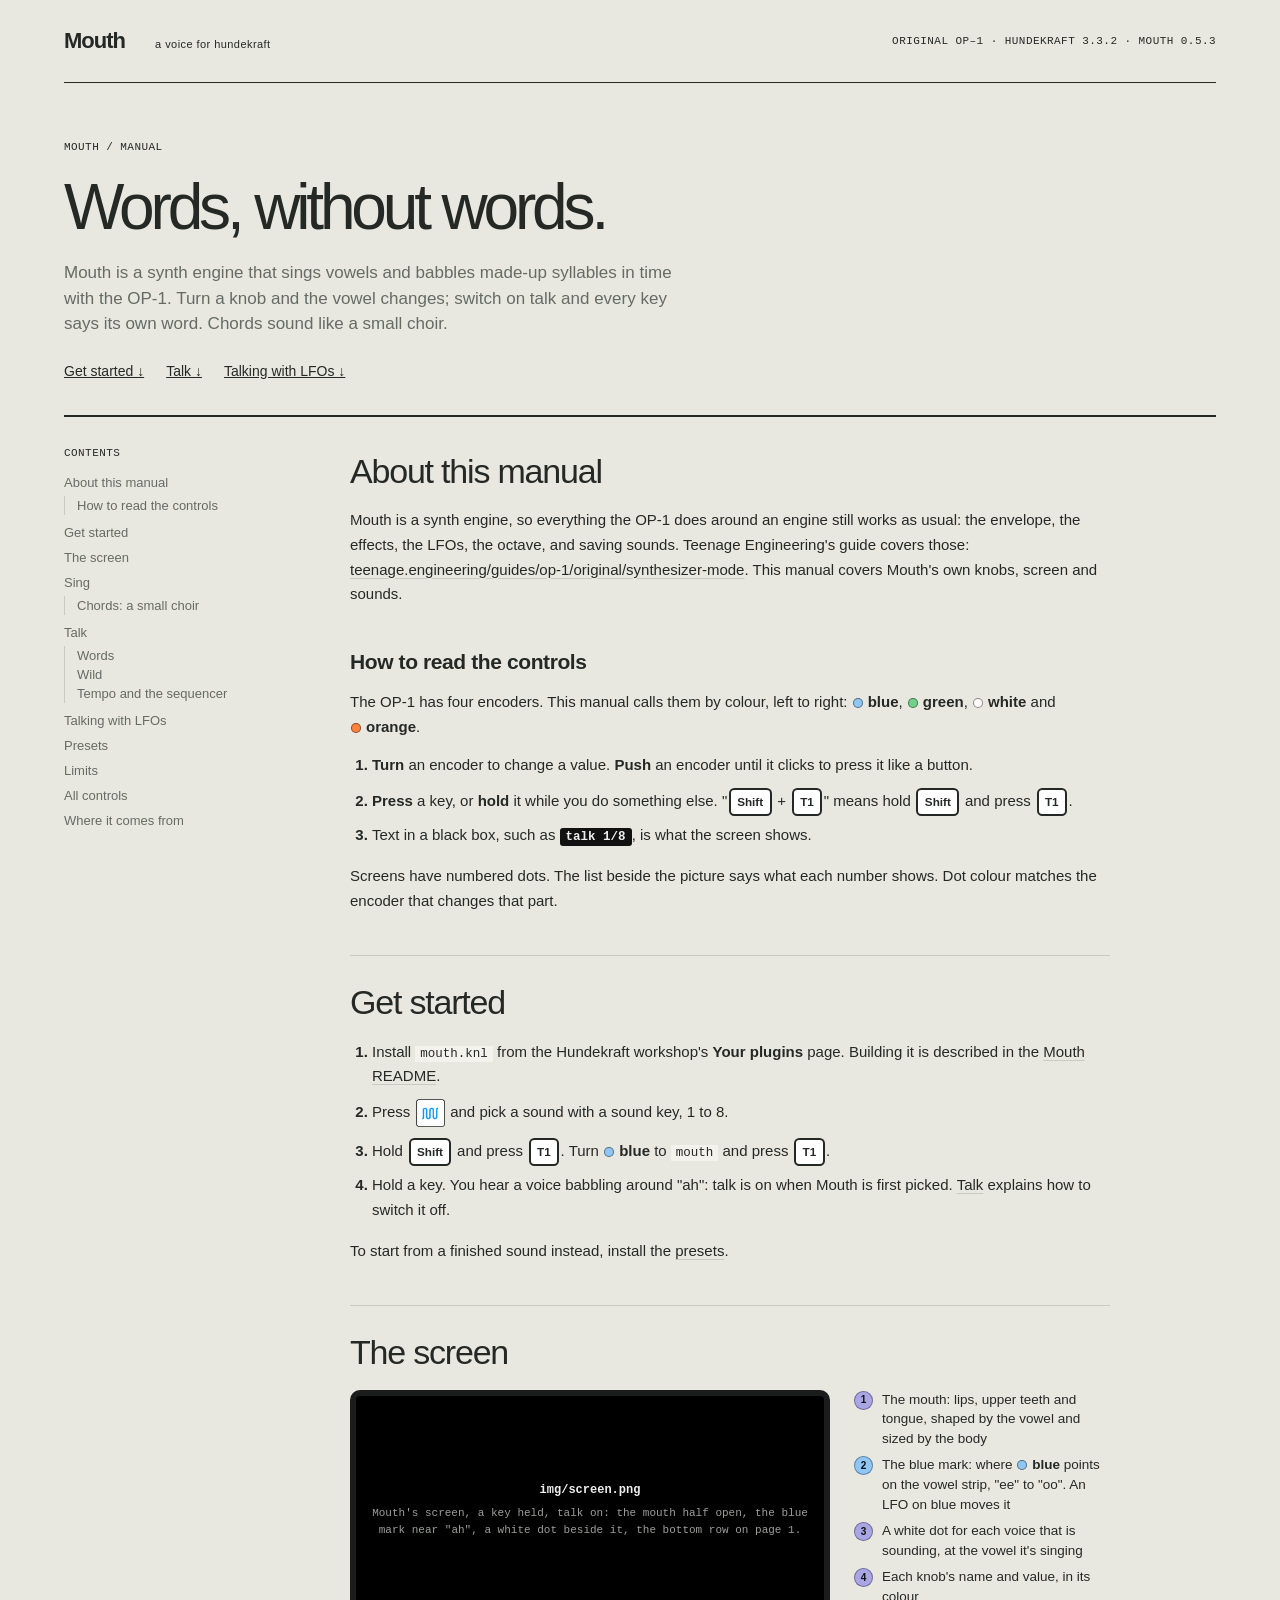
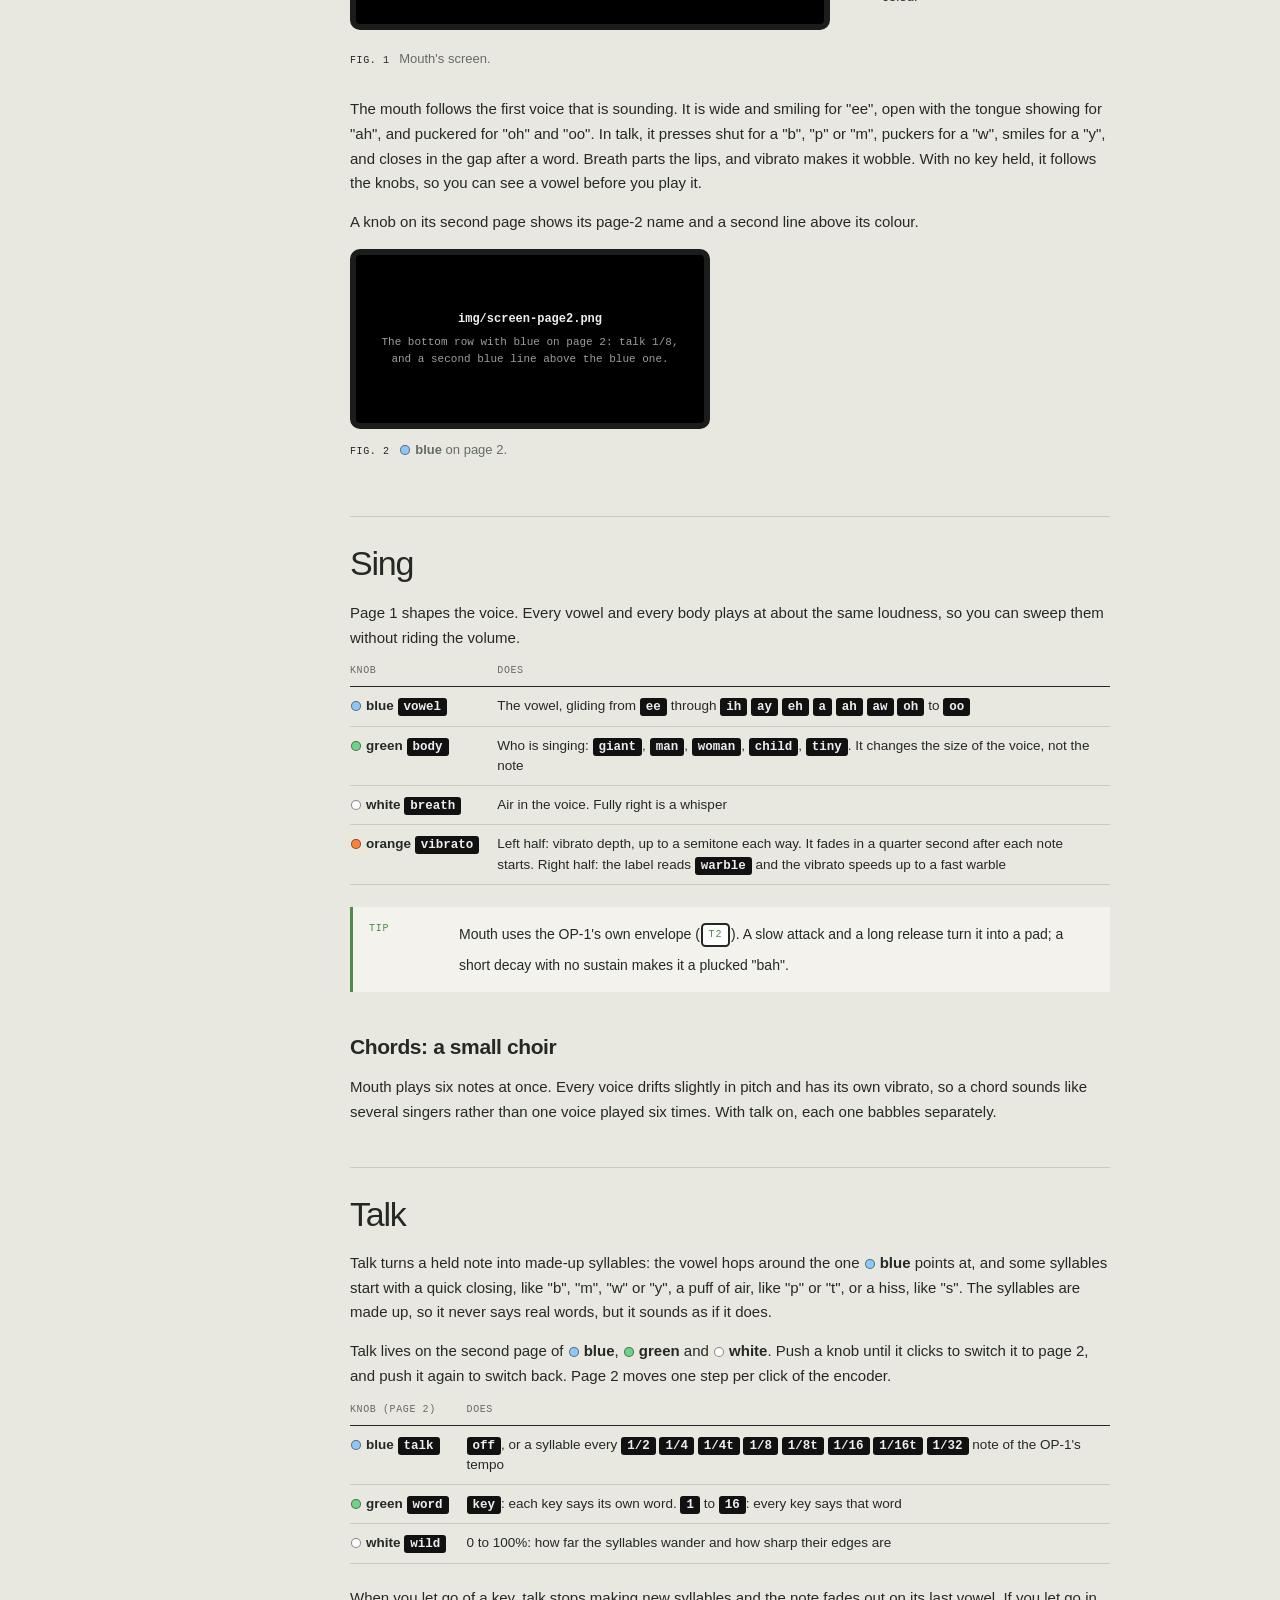
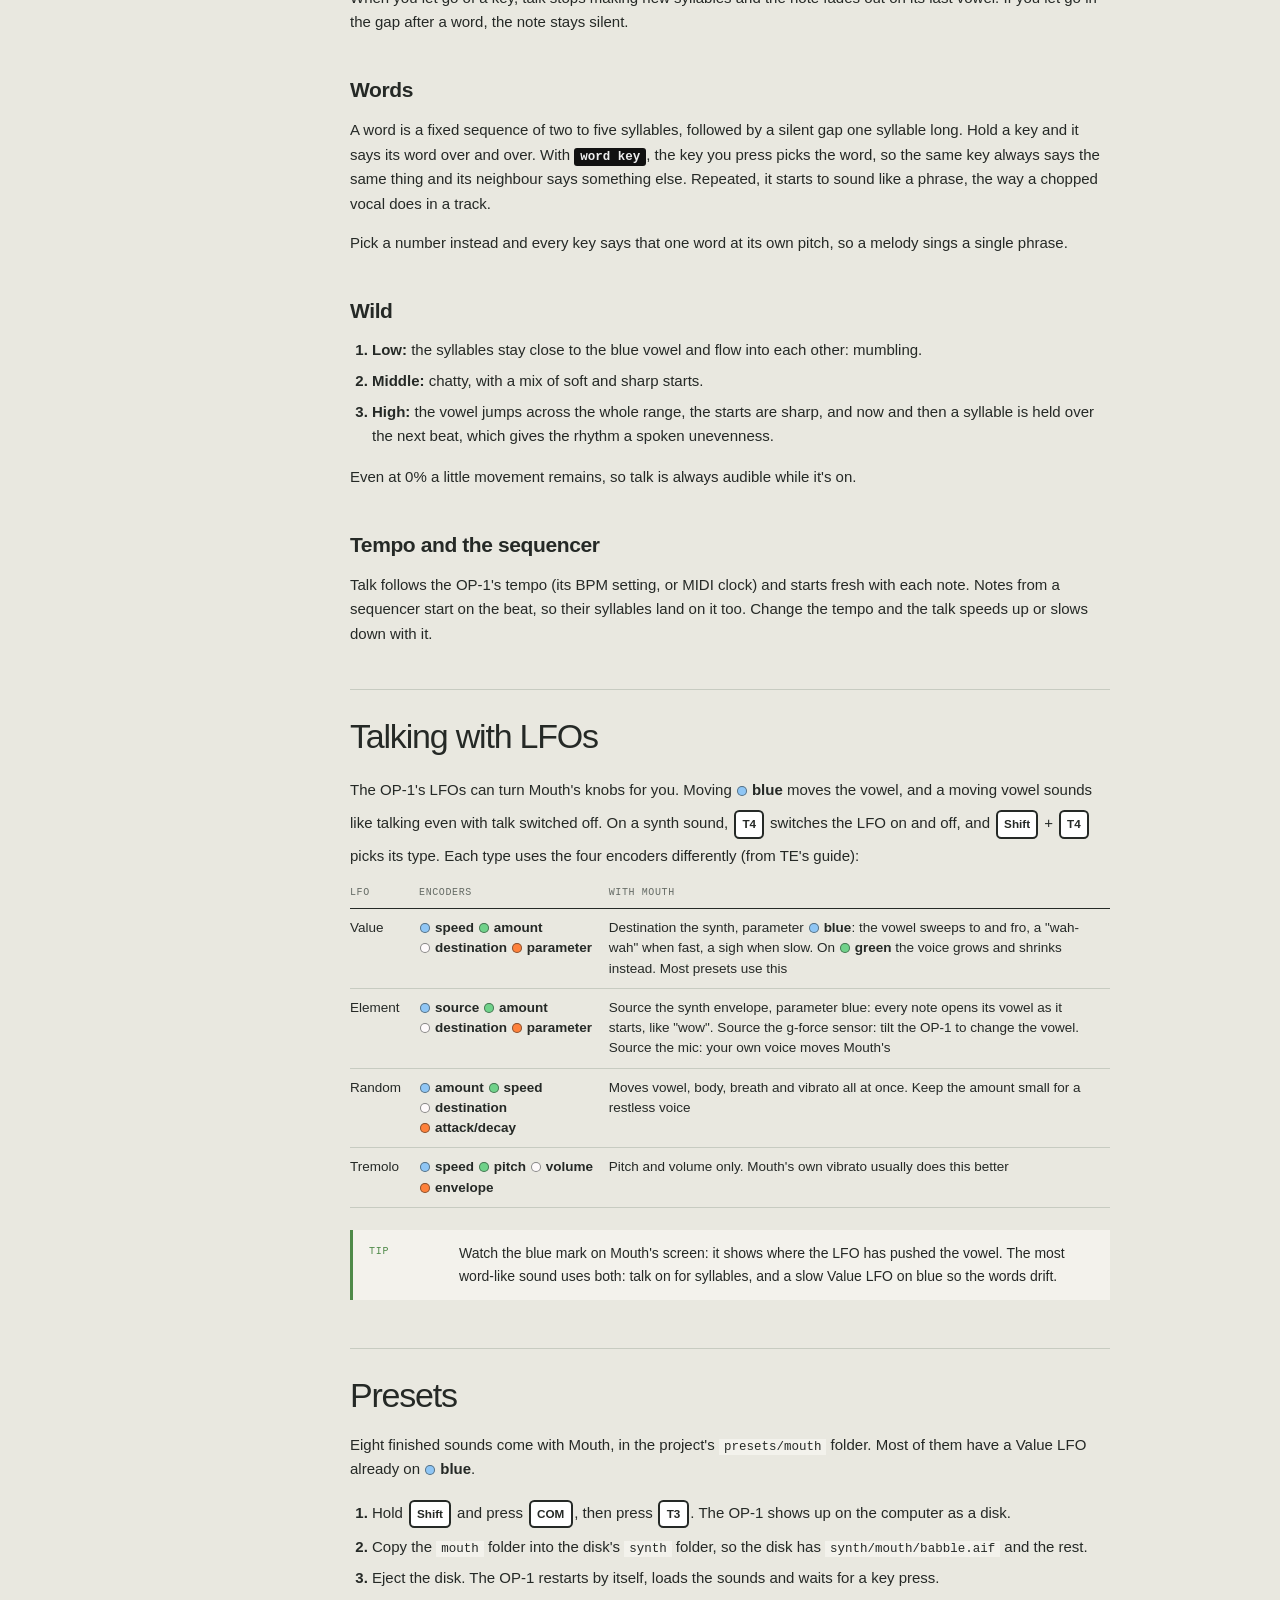
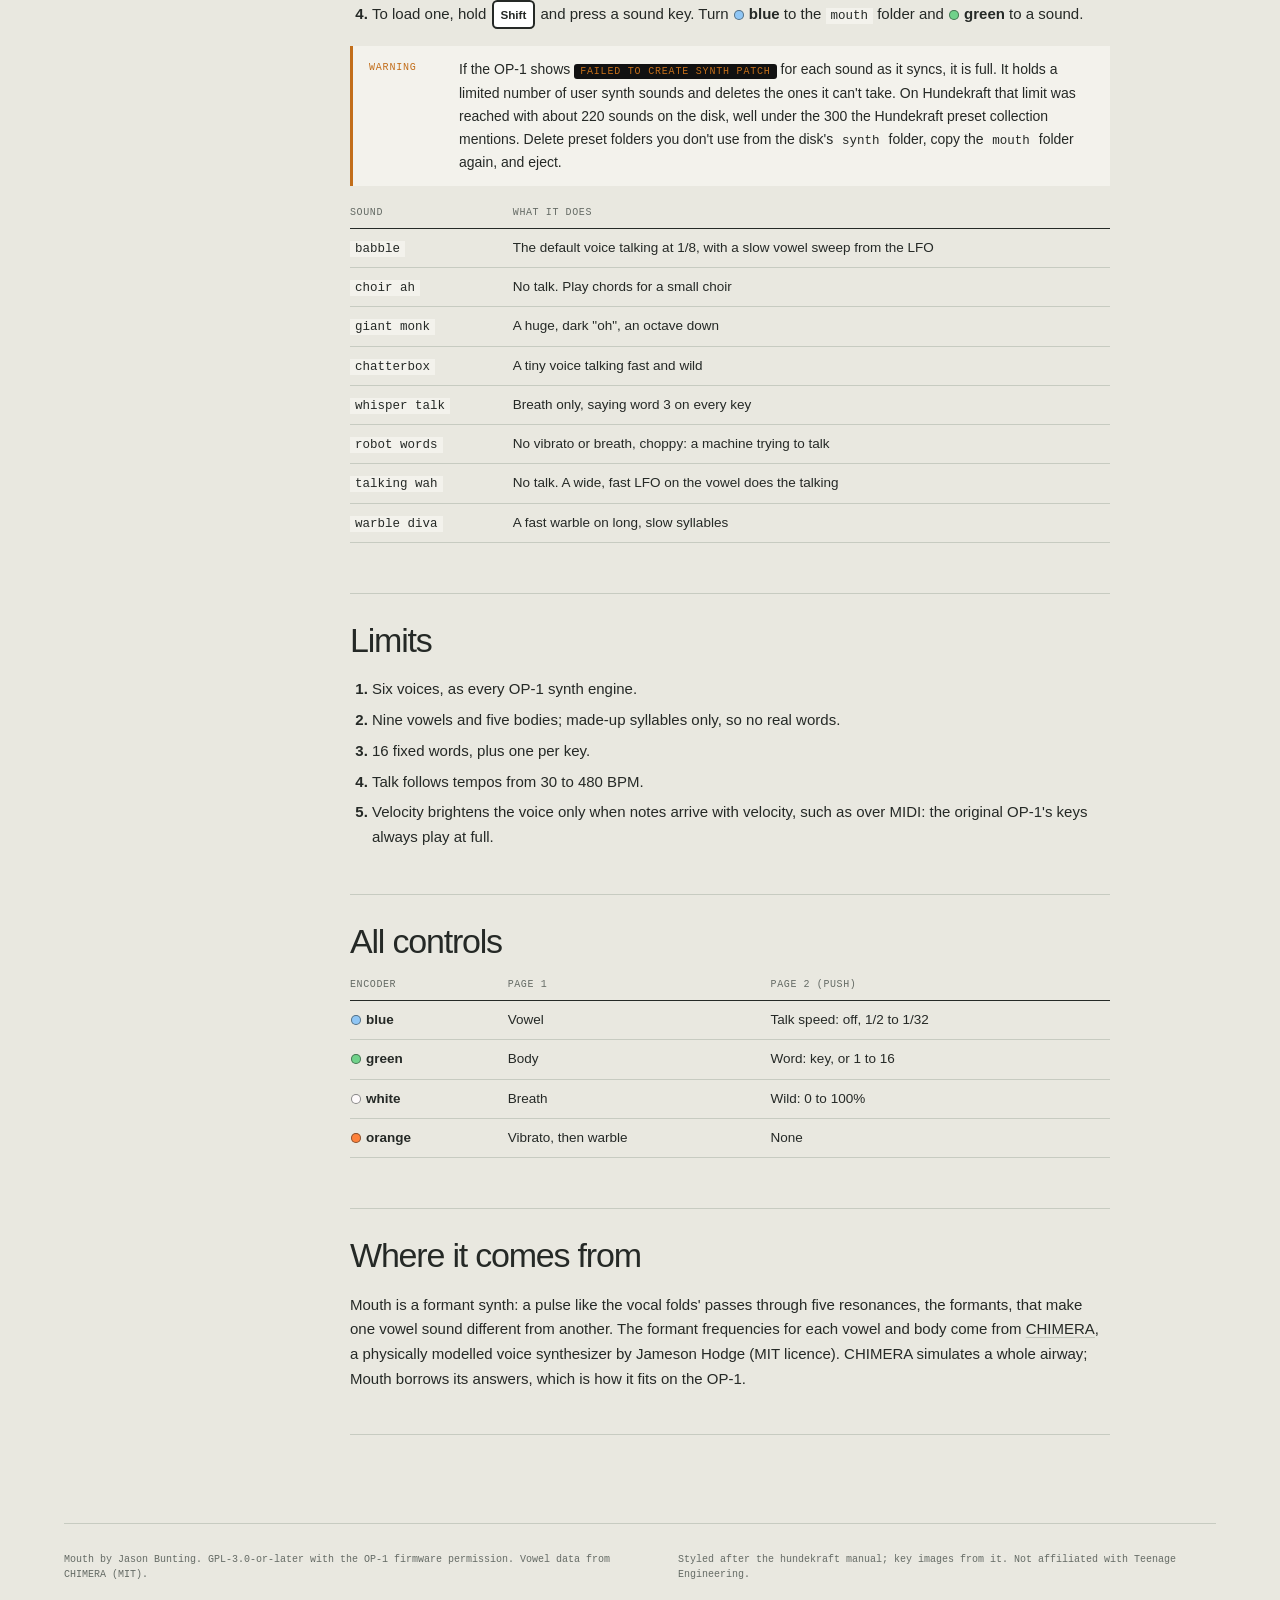
<file: mouth/manual/manual.html>
<!doctype html>
<html lang="en">
<head>
<meta charset="utf-8"><meta name="viewport" content="width=device-width, initial-scale=1">
<title>Mouth Manual</title>
<meta name="description" content="Mouth, a synth engine for the OP-1 under Hundekraft: a voice that sings vowels and babbles made-up words.">
<link rel="stylesheet" href="manual.css">
</head>
<body>
<header><a href="manual.html" class="wordmark">Mouth <span>a voice for hundekraft</span></a><span class="edition">ORIGINAL OP–1 · HUNDEKRAFT 3.3.2 · MOUTH 0.5.3</span></header>
<main>
<section class="intro"><div class="eyebrow">MOUTH / MANUAL</div><h1>Words, without words.</h1><p>Mouth is a synth engine that sings vowels and babbles made-up syllables in time with the OP-1. Turn a knob and the vowel changes; switch on talk and every key says its own word. Chords sound like a small choir.</p><div class="manual-actions"><a href="#start">Get started ↓</a><a href="#talk">Talk ↓</a><a href="#lfo">Talking with LFOs ↓</a></div></section>
<div class="manual-grid">
<details class="toc" open><summary>Contents</summary><ol>
<li><a href="#about">About this manual</a><ol><li><a href="#notation">How to read the controls</a></li></ol></li>
<li><a href="#start">Get started</a></li>
<li><a href="#screen">The screen</a></li>
<li><a href="#sing">Sing</a><ol><li><a href="#choir">Chords: a small choir</a></li></ol></li>
<li><a href="#talk">Talk</a><ol><li><a href="#words">Words</a></li><li><a href="#wild">Wild</a></li><li><a href="#tempo">Tempo and the sequencer</a></li></ol></li>
<li><a href="#lfo">Talking with LFOs</a></li>
<li><a href="#presets">Presets</a></li>
<li><a href="#limits">Limits</a></li>
<li><a href="#controls">All controls</a></li>
<li><a href="#credits">Where it comes from</a></li>
</ol></details>
<article class="manual-body">

<section class="chapter" id="about"><h2>About this manual</h2>
<p>Mouth is a synth engine, so everything the OP-1 does around an engine still works as usual: the envelope, the effects, the LFOs, the octave, and saving sounds. Teenage Engineering's guide covers those: <a href="https://teenage.engineering/guides/op-1/original/synthesizer-mode" target="_blank" rel="noopener noreferrer">teenage.engineering/guides/op-1/original/synthesizer-mode</a>. This manual covers Mouth's own knobs, screen and sounds.</p>
<div class="sub">
<h3 id="notation">How to read the controls</h3>
<p>The OP-1 has four encoders. This manual calls them by colour, left to right: <span class="enc enc-b">blue</span>, <span class="enc enc-g">green</span>, <span class="enc enc-w">white</span> and <span class="enc enc-o">orange</span>.</p>
<ol>
<li><strong>Turn</strong> an encoder to change a value. <strong>Push</strong> an encoder until it clicks to press it like a button.</li>
<li><strong>Press</strong> a key, or <strong>hold</strong> it while you do something else. "<span class="okey okey-text">Shift</span> + <span class="okey okey-text">T1</span>" means hold <span class="okey okey-text">Shift</span> and press <span class="okey okey-text">T1</span>.</li>
<li>Text in a black box, such as <span class="lcd">talk 1/8</span>, is what the screen shows.</li>
</ol>
<p>Screens have numbered dots. The list beside the picture says what each number shows. Dot colour matches the encoder that changes that part.</p>
</div>
</section>

<section class="chapter" id="start"><h2>Get started</h2>
<ol>
<li>Install <code>mouth.knl</code> from the Hundekraft workshop's <strong>Your plugins</strong> page. Building it is described in the <a href="../README.md">Mouth README</a>.</li>
<li>Press <img class="okey" src="keys/synth.png" alt="synth" title="synth"> and pick a sound with a sound key, 1 to 8.</li>
<li>Hold <span class="okey okey-text">Shift</span> and press <span class="okey okey-text">T1</span>. Turn <span class="enc enc-b">blue</span> to <code>mouth</code> and press <span class="okey okey-text">T1</span>.</li>
<li>Hold a key. You hear a voice babbling around "ah": talk is on when Mouth is first picked. <a href="#talk">Talk</a> explains how to switch it off.</li>
</ol>
<p>To start from a finished sound instead, install the <a href="#presets">presets</a>.</p>
</section>

<section class="chapter" id="screen"><h2>The screen</h2>
<figure class="screen side"><div class="shot" role="img" aria-label="Screenshot to come: Mouth's screen while talking"><b>img/screen.png</b><span>Mouth's screen, a key held, talk on: the mouth half open, the blue mark near "ah", a white dot beside it, the bottom row on page 1.</span></div><figcaption><b>Fig. 1</b> Mouth's screen.</figcaption><ol class="legend"><li><i class="dot dot-n">1</i><span>The mouth: lips, upper teeth and tongue, shaped by the vowel and sized by the body</span></li><li><i class="dot dot-b">2</i><span>The blue mark: where <span class="enc enc-b">blue</span> points on the vowel strip, "ee" to "oo". An LFO on blue moves it</span></li><li><i class="dot dot-n">3</i><span>A white dot for each voice that is sounding, at the vowel it's singing</span></li><li><i class="dot dot-n">4</i><span>Each knob's name and value, in its colour</span></li></ol></figure>
<p>The mouth follows the first voice that is sounding. It is wide and smiling for "ee", open with the tongue showing for "ah", and puckered for "oh" and "oo". In talk, it presses shut for a "b", "p" or "m", puckers for a "w", smiles for a "y", and closes in the gap after a word. Breath parts the lips, and vibrato makes it wobble. With no key held, it follows the knobs, so you can see a vowel before you play it.</p>
<p>A knob on its second page shows its page-2 name and a second line above its colour.</p>
<figure class="screen small"><div class="shot" role="img" aria-label="Screenshot to come: blue on page 2"><b>img/screen-page2.png</b><span>The bottom row with blue on page 2: talk 1/8, and a second blue line above the blue one.</span></div><figcaption><b>Fig. 2</b> <span class="enc enc-b">blue</span> on page 2.</figcaption></figure>
</section>

<section class="chapter" id="sing"><h2>Sing</h2>
<p>Page 1 shapes the voice. Every vowel and every body plays at about the same loudness, so you can sweep them without riding the volume.</p>
<div class="table"><table><thead><tr><th scope="col">Knob</th><th scope="col">Does</th></tr></thead><tbody>
<tr><td data-label="Knob"><span class="enc enc-b">blue</span> <span class="lcd">vowel</span></td><td data-label="Does">The vowel, gliding from <span class="lcd">ee</span> through <span class="lcd">ih</span> <span class="lcd">ay</span> <span class="lcd">eh</span> <span class="lcd">a</span> <span class="lcd">ah</span> <span class="lcd">aw</span> <span class="lcd">oh</span> to <span class="lcd">oo</span></td></tr>
<tr><td data-label="Knob"><span class="enc enc-g">green</span> <span class="lcd">body</span></td><td data-label="Does">Who is singing: <span class="lcd">giant</span>, <span class="lcd">man</span>, <span class="lcd">woman</span>, <span class="lcd">child</span>, <span class="lcd">tiny</span>. It changes the size of the voice, not the note</td></tr>
<tr><td data-label="Knob"><span class="enc enc-w">white</span> <span class="lcd">breath</span></td><td data-label="Does">Air in the voice. Fully right is a whisper</td></tr>
<tr><td data-label="Knob"><span class="enc enc-o">orange</span> <span class="lcd">vibrato</span></td><td data-label="Does">Left half: vibrato depth, up to a semitone each way. It fades in a quarter second after each note starts. Right half: the label reads <span class="lcd">warble</span> and the vibrato speeds up to a fast warble</td></tr>
</tbody></table></div>
<aside class="note note-tip"><span>Tip</span><p>Mouth uses the OP-1's own envelope (<span class="okey okey-text">T2</span>). A slow attack and a long release turn it into a pad; a short decay with no sustain makes it a plucked "bah".</p></aside>
<div class="sub">
<h3 id="choir">Chords: a small choir</h3>
<p>Mouth plays six notes at once. Every voice drifts slightly in pitch and has its own vibrato, so a chord sounds like several singers rather than one voice played six times. With talk on, each one babbles separately.</p>
</div>
</section>

<section class="chapter" id="talk"><h2>Talk</h2>
<p>Talk turns a held note into made-up syllables: the vowel hops around the one <span class="enc enc-b">blue</span> points at, and some syllables start with a quick closing, like "b", "m", "w" or "y", a puff of air, like "p" or "t", or a hiss, like "s". The syllables are made up, so it never says real words, but it sounds as if it does.</p>
<p>Talk lives on the second page of <span class="enc enc-b">blue</span>, <span class="enc enc-g">green</span> and <span class="enc enc-w">white</span>. Push a knob until it clicks to switch it to page 2, and push it again to switch back. Page 2 moves one step per click of the encoder.</p>
<div class="table"><table><thead><tr><th scope="col">Knob (page 2)</th><th scope="col">Does</th></tr></thead><tbody>
<tr><td data-label="Knob (page 2)"><span class="enc enc-b">blue</span> <span class="lcd">talk</span></td><td data-label="Does"><span class="lcd">off</span>, or a syllable every <span class="lcd">1/2</span> <span class="lcd">1/4</span> <span class="lcd">1/4t</span> <span class="lcd">1/8</span> <span class="lcd">1/8t</span> <span class="lcd">1/16</span> <span class="lcd">1/16t</span> <span class="lcd">1/32</span> note of the OP-1's tempo</td></tr>
<tr><td data-label="Knob (page 2)"><span class="enc enc-g">green</span> <span class="lcd">word</span></td><td data-label="Does"><span class="lcd">key</span>: each key says its own word. <span class="lcd">1</span> to <span class="lcd">16</span>: every key says that word</td></tr>
<tr><td data-label="Knob (page 2)"><span class="enc enc-w">white</span> <span class="lcd">wild</span></td><td data-label="Does">0 to 100%: how far the syllables wander and how sharp their edges are</td></tr>
</tbody></table></div>
<p>When you let go of a key, talk stops making new syllables and the note fades out on its last vowel. If you let go in the gap after a word, the note stays silent.</p>
<div class="sub">
<h3 id="words">Words</h3>
<p>A word is a fixed sequence of two to five syllables, followed by a silent gap one syllable long. Hold a key and it says its word over and over. With <span class="lcd">word key</span>, the key you press picks the word, so the same key always says the same thing and its neighbour says something else. Repeated, it starts to sound like a phrase, the way a chopped vocal does in a track.</p>
<p>Pick a number instead and every key says that one word at its own pitch, so a melody sings a single phrase.</p>
</div>
<div class="sub">
<h3 id="wild">Wild</h3>
<ol>
<li><strong>Low:</strong> the syllables stay close to the blue vowel and flow into each other: mumbling.</li>
<li><strong>Middle:</strong> chatty, with a mix of soft and sharp starts.</li>
<li><strong>High:</strong> the vowel jumps across the whole range, the starts are sharp, and now and then a syllable is held over the next beat, which gives the rhythm a spoken unevenness.</li>
</ol>
<p>Even at 0% a little movement remains, so talk is always audible while it's on.</p>
</div>
<div class="sub">
<h3 id="tempo">Tempo and the sequencer</h3>
<p>Talk follows the OP-1's tempo (its BPM setting, or MIDI clock) and starts fresh with each note. Notes from a sequencer start on the beat, so their syllables land on it too. Change the tempo and the talk speeds up or slows down with it.</p>
</div>
</section>

<section class="chapter" id="lfo"><h2>Talking with LFOs</h2>
<p>The OP-1's LFOs can turn Mouth's knobs for you. Moving <span class="enc enc-b">blue</span> moves the vowel, and a moving vowel sounds like talking even with talk switched off. On a synth sound, <span class="okey okey-text">T4</span> switches the LFO on and off, and <span class="okey okey-text">Shift</span> + <span class="okey okey-text">T4</span> picks its type. Each type uses the four encoders differently (from TE's guide):</p>
<div class="table"><table><thead><tr><th scope="col">LFO</th><th scope="col">Encoders</th><th scope="col">With Mouth</th></tr></thead><tbody>
<tr><td data-label="LFO">Value</td><td data-label="Encoders"><span class="enc enc-b">speed</span> <span class="enc enc-g">amount</span> <span class="enc enc-w">destination</span> <span class="enc enc-o">parameter</span></td><td data-label="With Mouth">Destination the synth, parameter <span class="enc enc-b">blue</span>: the vowel sweeps to and fro, a "wah-wah" when fast, a sigh when slow. On <span class="enc enc-g">green</span> the voice grows and shrinks instead. Most presets use this</td></tr>
<tr><td data-label="LFO">Element</td><td data-label="Encoders"><span class="enc enc-b">source</span> <span class="enc enc-g">amount</span> <span class="enc enc-w">destination</span> <span class="enc enc-o">parameter</span></td><td data-label="With Mouth">Source the synth envelope, parameter blue: every note opens its vowel as it starts, like "wow". Source the g-force sensor: tilt the OP-1 to change the vowel. Source the mic: your own voice moves Mouth's</td></tr>
<tr><td data-label="LFO">Random</td><td data-label="Encoders"><span class="enc enc-b">amount</span> <span class="enc enc-g">speed</span> <span class="enc enc-w">destination</span> <span class="enc enc-o">attack/decay</span></td><td data-label="With Mouth">Moves vowel, body, breath and vibrato all at once. Keep the amount small for a restless voice</td></tr>
<tr><td data-label="LFO">Tremolo</td><td data-label="Encoders"><span class="enc enc-b">speed</span> <span class="enc enc-g">pitch</span> <span class="enc enc-w">volume</span> <span class="enc enc-o">envelope</span></td><td data-label="With Mouth">Pitch and volume only. Mouth's own vibrato usually does this better</td></tr>
</tbody></table></div>
<aside class="note note-tip"><span>Tip</span><p>Watch the blue mark on Mouth's screen: it shows where the LFO has pushed the vowel. The most word-like sound uses both: talk on for syllables, and a slow Value LFO on blue so the words drift.</p></aside>
</section>

<section class="chapter" id="presets"><h2>Presets</h2>
<p>Eight finished sounds come with Mouth, in the project's <code>presets/mouth</code> folder. Most of them have a Value LFO already on <span class="enc enc-b">blue</span>.</p>
<ol>
<li>Hold <span class="okey okey-text">Shift</span> and press <span class="okey okey-text">COM</span>, then press <span class="okey okey-text">T3</span>. The OP-1 shows up on the computer as a disk.</li>
<li>Copy the <code>mouth</code> folder into the disk's <code>synth</code> folder, so the disk has <code>synth/mouth/babble.aif</code> and the rest.</li>
<li>Eject the disk. The OP-1 restarts by itself, loads the sounds and waits for a key press.</li>
<li>To load one, hold <span class="okey okey-text">Shift</span> and press a sound key. Turn <span class="enc enc-b">blue</span> to the <code>mouth</code> folder and <span class="enc enc-g">green</span> to a sound.</li>
</ol>
<aside class="note note-warning"><span>Warning</span><p>If the OP-1 shows <span class="lcd">Failed to create synth patch</span> for each sound as it syncs, it is full. It holds a limited number of user synth sounds and deletes the ones it can't take. On Hundekraft that limit was reached with about 220 sounds on the disk, well under the 300 the Hundekraft preset collection mentions. Delete preset folders you don't use from the disk's <code>synth</code> folder, copy the <code>mouth</code> folder again, and eject.</p></aside>
<div class="table"><table><thead><tr><th scope="col">Sound</th><th scope="col">What it does</th></tr></thead><tbody>
<tr><td data-label="Sound"><code>babble</code></td><td data-label="What it does">The default voice talking at 1/8, with a slow vowel sweep from the LFO</td></tr>
<tr><td data-label="Sound"><code>choir ah</code></td><td data-label="What it does">No talk. Play chords for a small choir</td></tr>
<tr><td data-label="Sound"><code>giant monk</code></td><td data-label="What it does">A huge, dark "oh", an octave down</td></tr>
<tr><td data-label="Sound"><code>chatterbox</code></td><td data-label="What it does">A tiny voice talking fast and wild</td></tr>
<tr><td data-label="Sound"><code>whisper talk</code></td><td data-label="What it does">Breath only, saying word 3 on every key</td></tr>
<tr><td data-label="Sound"><code>robot words</code></td><td data-label="What it does">No vibrato or breath, choppy: a machine trying to talk</td></tr>
<tr><td data-label="Sound"><code>talking wah</code></td><td data-label="What it does">No talk. A wide, fast LFO on the vowel does the talking</td></tr>
<tr><td data-label="Sound"><code>warble diva</code></td><td data-label="What it does">A fast warble on long, slow syllables</td></tr>
</tbody></table></div>
</section>

<section class="chapter" id="limits"><h2>Limits</h2>
<ol>
<li>Six voices, as every OP-1 synth engine.</li>
<li>Nine vowels and five bodies; made-up syllables only, so no real words.</li>
<li>16 fixed words, plus one per key.</li>
<li>Talk follows tempos from 30 to 480 BPM.</li>
<li>Velocity brightens the voice only when notes arrive with velocity, such as over MIDI: the original OP-1's keys always play at full.</li>
</ol>
</section>

<section class="chapter" id="controls"><h2>All controls</h2>
<div class="table"><table><thead><tr><th scope="col">Encoder</th><th scope="col">Page 1</th><th scope="col">Page 2 (push)</th></tr></thead><tbody>
<tr><td data-label="Encoder"><span class="enc enc-b">blue</span></td><td data-label="Page 1">Vowel</td><td data-label="Page 2 (push)">Talk speed: off, 1/2 to 1/32</td></tr>
<tr><td data-label="Encoder"><span class="enc enc-g">green</span></td><td data-label="Page 1">Body</td><td data-label="Page 2 (push)">Word: key, or 1 to 16</td></tr>
<tr><td data-label="Encoder"><span class="enc enc-w">white</span></td><td data-label="Page 1">Breath</td><td data-label="Page 2 (push)">Wild: 0 to 100%</td></tr>
<tr><td data-label="Encoder"><span class="enc enc-o">orange</span></td><td data-label="Page 1">Vibrato, then warble</td><td data-label="Page 2 (push)">None</td></tr>
</tbody></table></div>
</section>

<section class="chapter" id="credits"><h2>Where it comes from</h2>
<p>Mouth is a formant synth: a pulse like the vocal folds' passes through five resonances, the formants, that make one vowel sound different from another. The formant frequencies for each vowel and body come from <a href="https://github.com/jamesondh/chimera-vocal-synth" target="_blank" rel="noopener noreferrer">CHIMERA</a>, a physically modelled voice synthesizer by Jameson Hodge (MIT licence). CHIMERA simulates a whole airway; Mouth borrows its answers, which is how it fits on the OP-1.</p>
</section>

</article>
</div>
</main>
<footer><span>Mouth by Jason Bunting. GPL-3.0-or-later with the OP-1 firmware permission. Vowel data from CHIMERA (MIT).</span><span>Styled after the hundekraft manual; key images from it. Not affiliated with Teenage Engineering.</span></footer>
</body>
</html>
</file>
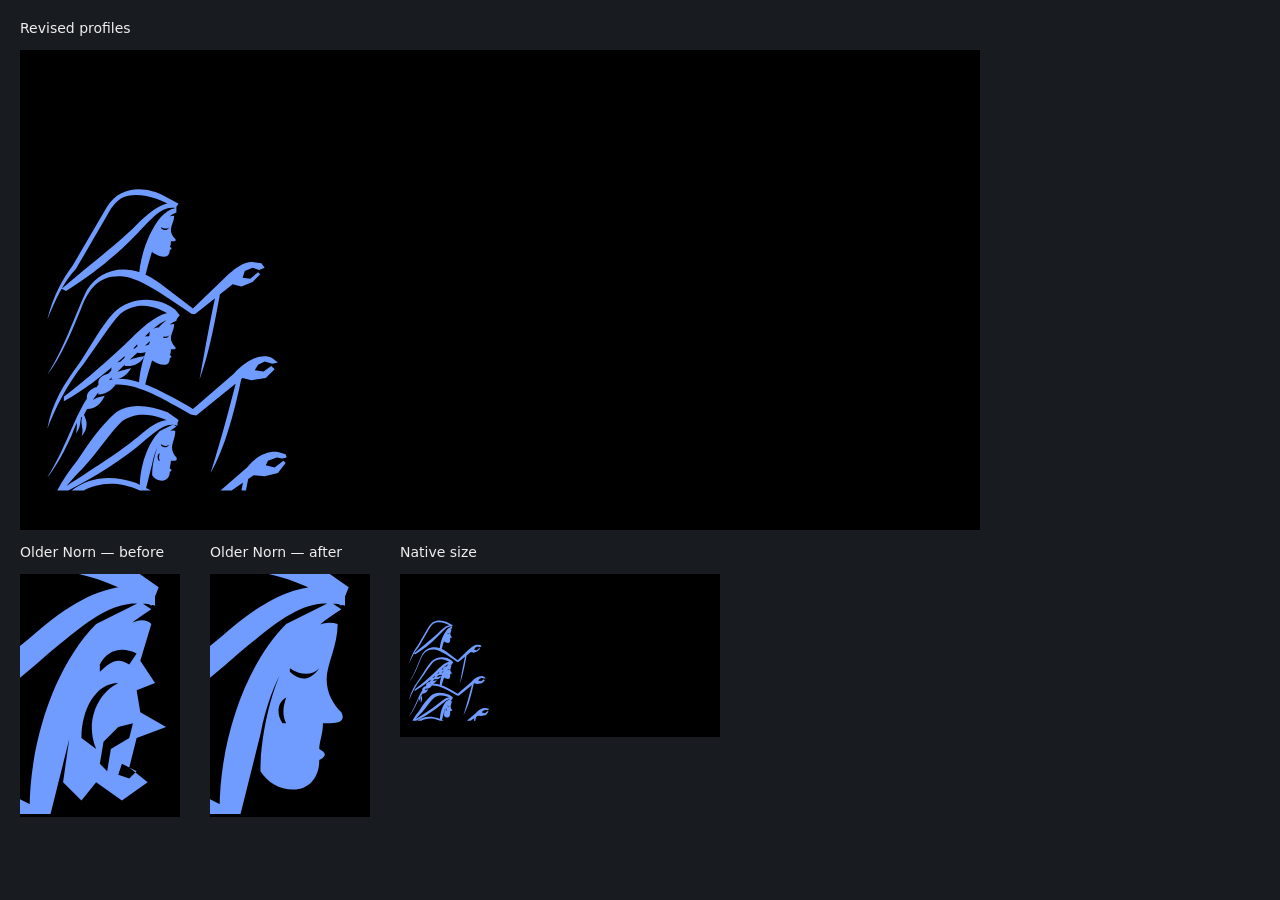
<file: norn/design/Norn-Faces-Preview.html>
<!doctype html><html><meta charset="utf-8"><style>body{background:#181b20;color:#eee;font:14px system-ui;margin:20px}.art{background:black;width:960px;height:480px}.art svg{width:960px;height:480px}.row{display:flex;gap:30px}.native,.close{background:black}h3{font-size:14px;font-weight:normal}</style><body><h3>Revised profiles</h3><div class="art"><svg xmlns="http://www.w3.org/2000/svg" width="320" height="160" viewBox="0 0 320 160">
  <title>Norn: Three Keepers, figures only</title>
  <desc>Blue filled vector figures. Transparent negative space. Hand anchors: top 79.717,73.307; middle 84.131,104.568; bottom 87.441,136.198. Robes end at y=146.863.</desc>
  <g fill="#709CFF" fill-rule="nonzero">
    <path id="figure-top" d="M 9.103 89.857 C 10.942 82.134 14.252 76.249 17.562 71.836 L 28.964 52.343 C 33.745 44.62 42.571 45.723 48.088 48.666 L 52.869 51.24 L 51.766 52.711 C 46.617 49.401 38.894 46.827 33.745 49.401 C 31.538 50.872 30.067 53.079 28.964 55.286 L 18.666 72.939 C 14.252 77.72 11.678 83.605 9.103 89.857 Z M 13.884 79.559 C 23.815 71.1 33.745 63.745 40.365 56.757 C 44.778 52.711 48.824 50.137 52.134 51.24 L 52.134 52.711 C 48.088 51.976 45.514 54.55 41.836 58.228 C 34.112 66.687 26.021 73.675 15.356 80.295 Z M 39.629 75.881 C 39.997 68.526 42.939 60.435 46.985 55.653 C 49.191 53.447 50.663 52.711 52.134 52.711 L 52.134 54.182 C 48.088 55.653 46.249 60.435 44.778 64.848 C 43.307 69.261 42.204 73.307 41.468 76.617 Z M 48.456 56.389 C 49.191 55.653 50.295 55.286 51.398 55.286 C 51.398 57.125 50.295 58.596 50.295 60.067 C 50.295 61.17 51.03 62.274 51.766 63.009 C 52.134 63.377 51.766 63.745 51.03 63.745 L 50.295 63.745 C 50.295 64.48 50.295 65.216 49.927 65.584 C 50.663 65.951 50.663 66.319 49.927 66.687 C 49.927 68.158 49.191 68.894 48.088 68.894 C 46.617 68.894 45.146 68.158 44.043 67.422 C 44.41 64.112 45.881 59.331 48.456 56.389 Z M 46.985 59.331 C 48.088 60.435 49.191 60.067 49.927 58.964 C 49.191 59.699 48.088 59.699 46.985 58.964 Z M 9.103 108.246 C 15.356 98.316 18.666 87.283 22.343 79.927 C 26.757 72.939 36.319 69.997 46.617 77.72 L 57.65 86.179 L 67.948 76.249 C 71.994 72.204 75.304 70.365 77.878 70.733 L 80.453 71.1 L 81.556 72.571 L 79.717 73.307 L 77.511 72.571 L 74.936 73.675 L 74.201 75.881 L 76.775 76.249 L 79.35 74.043 L 80.085 74.778 L 77.511 77.353 L 73.833 78.824 L 70.891 78.088 L 58.386 88.018 L 57.283 88.018 C 49.559 82.869 40.733 76.249 34.48 75.514 C 26.389 74.778 23.079 79.559 20.505 85.812 C 17.562 93.167 13.517 102.729 9.103 108.246 Z M 65.742 79.559 L 67.213 78.088 C 65.374 88.754 63.167 100.891 59.857 109.717 C 61.696 99.787 63.535 88.754 65.742 79.559 Z"/>
    <path id="figure-mid" d="M 9.103 126.267 C 10.574 117.809 14.988 110.821 19.401 104.936 C 23.447 99.052 26.757 92.432 31.17 87.65 C 37.055 81.766 46.249 82.134 51.766 86.547 L 53.237 88.386 L 52.134 89.857 C 45.514 84.708 38.894 83.605 33.377 88.018 C 30.067 91.328 25.653 98.684 21.24 104.568 C 15.356 111.924 11.678 119.647 9.103 126.267 Z M 14.62 115.602 C 22.711 109.35 29.699 103.097 36.687 96.477 C 42.571 90.593 47.72 86.547 52.134 87.65 L 52.502 89.122 C 46.617 89.857 43.307 93.903 38.158 99.052 C 30.435 106.04 23.815 111.924 14.62 117.073 Z M 39.629 111.924 C 39.997 104.568 42.939 96.109 46.985 91.696 C 49.191 89.489 51.03 88.754 52.502 88.754 L 52.134 90.225 C 48.088 91.696 46.249 96.477 44.778 101.258 C 43.307 105.672 42.204 109.35 41.468 112.66 Z M 48.456 92.432 C 49.191 91.696 50.295 91.328 51.398 91.328 C 51.398 93.167 50.295 94.638 50.295 96.109 C 50.295 97.213 51.03 98.316 51.766 99.052 C 52.134 99.419 51.766 99.787 51.03 99.787 L 50.295 99.787 C 50.295 100.523 50.295 101.258 49.927 101.626 C 50.663 101.994 50.663 102.362 49.927 102.729 C 49.927 104.201 49.191 104.936 48.088 104.936 C 46.617 104.936 45.146 104.201 44.043 103.465 C 44.41 100.155 45.881 95.374 48.456 92.432 Z M 46.985 95.374 C 48.088 96.477 49.191 96.109 49.927 95.006 C 49.191 95.742 48.088 95.742 46.985 95.006 Z M 9.103 142.45 C 16.091 131.416 19.033 118.912 24.55 113.395 C 31.538 105.672 42.571 110.821 57.65 119.647 L 71.258 107.878 C 75.672 103.097 80.821 100.891 84.131 102.729 L 85.97 104.201 L 84.131 104.568 L 81.556 103.833 L 79.35 104.936 L 78.246 106.775 L 81.188 107.143 L 83.763 105.304 L 84.866 106.407 L 81.924 109.35 L 77.143 110.085 L 74.201 109.35 L 58.754 121.854 L 56.915 121.486 C 47.72 116.337 39.261 111.188 31.906 111.556 C 24.918 111.924 20.872 118.912 17.195 128.474 C 13.884 135.83 10.942 140.243 9.103 142.45 Z M 71.994 110.821 L 73.833 109.35 C 71.626 120.015 68.316 132.888 63.535 140.979 C 66.845 130.681 69.787 119.28 71.994 110.821 Z M 49.191 91.328 C 47.353 93.535 45.881 94.638 44.41 96.109 C 40.733 99.419 37.055 102.729 33.009 106.775 C 27.492 111.924 23.447 117.073 20.872 122.59 L 19.769 121.854 C 22.343 115.602 26.757 110.453 31.906 105.304 C 36.319 101.258 40.365 97.581 43.675 94.638 C 45.514 93.167 47.353 92.064 49.191 91.328 Z M 46.249 93.535 C 46.249 91.696 48.088 90.593 50.295 90.225 C 49.559 92.064 48.456 93.167 46.249 93.535 Z M 43.675 96.109 C 42.204 94.271 44.043 92.432 46.617 92.432 C 46.617 94.271 45.514 95.742 43.675 96.109 Z M 43.307 96.477 C 45.146 94.638 47.353 94.271 48.824 94.271 C 47.72 96.477 45.514 97.581 43.307 97.581 Z M 39.629 99.787 C 38.158 97.213 39.629 95.742 42.571 95.374 C 42.571 97.213 41.468 98.684 39.629 99.787 Z M 39.261 99.787 C 41.836 97.948 44.043 98.316 45.514 97.948 C 44.043 100.155 41.836 101.258 39.261 100.891 Z M 35.216 104.201 C 34.112 101.626 35.584 99.787 38.158 99.419 C 38.158 101.258 37.422 103.097 35.216 104.201 Z M 35.216 103.833 C 37.422 102.729 39.997 102.362 41.468 101.994 C 40.365 104.568 37.422 105.672 34.848 105.304 Z M 30.802 108.246 C 29.699 105.672 31.17 104.201 33.745 103.833 C 33.745 105.672 32.641 107.511 30.802 108.246 Z M 30.802 108.246 C 32.641 106.775 35.216 106.775 37.055 106.04 C 35.584 108.614 33.377 110.085 30.435 109.717 Z M 26.757 113.027 C 25.286 110.453 26.389 108.614 29.331 107.878 C 29.331 110.085 28.228 111.924 26.757 113.027 Z M 26.389 113.027 C 28.228 111.188 30.802 111.188 32.641 110.453 C 31.17 113.027 28.964 114.866 26.021 114.866 Z M 23.079 117.809 C 21.24 115.234 22.711 113.395 25.286 112.292 C 25.286 114.498 24.55 116.337 23.079 117.809 Z M 22.711 118.176 C 24.182 115.97 26.757 115.602 28.228 115.234 C 27.125 117.809 25.286 119.647 22.343 119.647 Z M 20.872 121.119 C 19.769 123.325 20.505 125.9 18.666 127.739 C 19.401 124.796 18.298 123.325 19.769 120.751 Z M 21.24 121.486 C 23.079 124.796 21.976 127.003 20.505 128.842 C 21.608 125.532 19.401 124.429 21.24 121.486 Z"/>
    <path id="figure-bot" d="M 12.413 146.863 C 14.252 143.185 16.459 140.243 19.033 136.933 C 22.711 131.416 26.021 126.635 30.067 122.59 C 34.848 117.073 42.571 118.176 49.191 120.751 L 52.869 123.325 L 52.134 125.164 C 46.617 121.486 39.261 120.015 34.112 123.693 C 30.435 127.003 26.021 133.991 20.872 139.508 C 17.562 142.818 15.723 145.024 14.252 146.863 Z M 13.149 146.863 C 23.815 139.875 34.48 133.255 40.733 127.739 C 45.881 123.325 49.559 122.59 52.502 123.693 L 52.502 125.164 C 48.456 124.061 45.514 127.003 41.836 129.945 C 34.112 136.933 23.815 142.818 16.091 146.863 Z M 39.997 146.863 C 39.629 139.875 42.204 131.416 46.617 127.003 L 51.03 124.796 L 52.134 125.532 C 47.353 128.474 45.146 132.52 44.043 138.036 L 41.836 146.863 Z M 48.456 128.106 C 49.559 127.003 50.663 126.635 51.766 127.003 C 51.766 129.21 50.663 131.049 50.663 132.52 C 50.663 133.991 51.398 135.094 52.134 135.83 C 52.502 136.565 52.134 136.933 51.03 136.933 L 50.295 136.933 C 50.295 138.036 49.927 138.772 49.927 139.508 C 50.663 139.875 50.663 140.243 49.927 140.611 C 49.927 142.45 48.824 143.553 47.353 143.553 C 45.881 143.553 44.778 142.818 44.043 141.714 C 44.043 137.669 45.514 131.049 48.456 128.106 Z M 46.985 131.784 C 48.088 132.888 49.191 132.52 49.927 131.416 C 49.191 132.152 48.088 132.152 46.985 131.416 Z M 46.617 134.359 C 45.881 134.726 45.514 135.83 46.249 136.933 L 46.617 136.933 C 46.249 136.198 46.249 135.462 46.617 134.359 Z M 17.195 146.863 C 23.447 142.082 30.802 141.714 38.526 144.289 L 43.675 146.863 L 39.997 146.863 C 31.538 143.185 25.653 144.657 21.24 146.863 Z M 66.845 146.863 L 75.672 139.14 C 79.35 134.726 83.027 133.623 85.97 133.991 L 88.544 134.726 L 88.912 135.83 L 87.441 136.198 L 85.602 135.83 L 82.66 136.933 L 81.924 138.404 L 84.866 139.14 L 87.809 136.933 L 88.544 137.669 L 85.97 140.979 L 81.556 142.082 L 77.878 141.714 L 70.523 146.863 Z M 74.568 142.818 L 76.407 141.347 L 75.304 146.863 L 73.833 146.863 Z"/>
  </g>
</svg>
</div><div class="row"><div><h3>Older Norn — before</h3><div class="close"><svg xmlns="http://www.w3.org/2000/svg" width="160" height="240" viewBox="39 122 16 24">
  <title>Norn: Three Keepers, figures only</title>
  <desc>Blue filled vector figures. Transparent negative space. Hand anchors: top 79.717,73.307; middle 84.131,104.568; bottom 87.441,136.198. Robes end at y=146.863.</desc>
  <g fill="#709CFF" fill-rule="nonzero">
    <path id="figure-top" d="M 9.103 89.857 C 10.942 82.134 14.252 76.249 17.562 71.836 L 28.964 52.343 C 33.745 44.62 42.571 45.723 48.088 48.666 L 52.869 51.24 L 51.766 52.711 C 46.617 49.401 38.894 46.827 33.745 49.401 C 31.538 50.872 30.067 53.079 28.964 55.286 L 18.666 72.939 C 14.252 77.72 11.678 83.605 9.103 89.857 Z M 13.884 79.559 C 23.815 71.1 33.745 63.745 40.365 56.757 C 44.778 52.711 48.824 50.137 52.134 51.24 L 52.134 52.711 C 48.088 51.976 45.514 54.55 41.836 58.228 C 34.112 66.687 26.021 73.675 15.356 80.295 Z M 39.629 75.881 C 39.997 68.526 42.939 60.435 46.985 55.653 C 49.191 53.447 50.663 52.711 52.134 52.711 L 52.134 54.182 C 48.088 55.653 46.249 60.435 44.778 64.848 C 43.307 69.261 42.204 73.307 41.468 76.617 Z M 48.456 56.389 C 49.191 55.653 50.663 54.918 51.766 54.918 L 50.663 58.964 L 52.502 60.067 L 50.663 61.17 L 50.295 63.745 L 52.869 64.848 L 50.295 65.584 L 49.559 68.894 C 48.088 70.733 45.881 69.261 44.043 68.158 L 44.778 64.112 L 46.617 59.331 Z M 46.985 59.331 C 48.088 58.964 49.191 58.964 50.295 59.699 L 50.663 58.596 C 49.927 57.86 48.456 57.86 46.985 58.596 Z M 48.824 66.687 L 49.927 67.055 L 50.663 66.319 L 48.824 65.951 Z M 9.103 108.246 C 15.356 98.316 18.666 87.283 22.343 79.927 C 26.757 72.939 36.319 69.997 46.617 77.72 L 57.65 86.179 L 67.948 76.249 C 71.994 72.204 75.304 70.365 77.878 70.733 L 80.453 71.1 L 81.556 72.571 L 79.717 73.307 L 77.511 72.571 L 74.936 73.675 L 74.201 75.881 L 76.775 76.249 L 79.35 74.043 L 80.085 74.778 L 77.511 77.353 L 73.833 78.824 L 70.891 78.088 L 58.386 88.018 L 57.283 88.018 C 49.559 82.869 40.733 76.249 34.48 75.514 C 26.389 74.778 23.079 79.559 20.505 85.812 C 17.562 93.167 13.517 102.729 9.103 108.246 Z M 65.742 79.559 L 67.213 78.088 C 65.374 88.754 63.167 100.891 59.857 109.717 C 61.696 99.787 63.535 88.754 65.742 79.559 Z"/>
    <path id="figure-mid" d="M 9.103 126.267 C 10.574 117.809 14.988 110.821 19.401 104.936 C 23.447 99.052 26.757 92.432 31.17 87.65 C 37.055 81.766 46.249 82.134 51.766 86.547 L 53.237 88.386 L 52.134 89.857 C 45.514 84.708 38.894 83.605 33.377 88.018 C 30.067 91.328 25.653 98.684 21.24 104.568 C 15.356 111.924 11.678 119.647 9.103 126.267 Z M 14.62 115.602 C 22.711 109.35 29.699 103.097 36.687 96.477 C 42.571 90.593 47.72 86.547 52.134 87.65 L 52.502 89.122 C 46.617 89.857 43.307 93.903 38.158 99.052 C 30.435 106.04 23.815 111.924 14.62 117.073 Z M 39.629 111.924 C 39.997 104.568 42.939 96.109 46.985 91.696 C 49.191 89.489 51.03 88.754 52.502 88.754 L 52.134 90.225 C 48.088 91.696 46.249 96.477 44.778 101.258 C 43.307 105.672 42.204 109.35 41.468 112.66 Z M 48.456 92.432 C 49.191 91.696 50.663 90.96 51.766 90.96 L 50.663 95.006 L 52.502 96.109 L 50.663 97.213 L 50.295 99.787 L 52.869 100.891 L 50.295 101.626 L 49.559 104.936 C 48.088 106.775 45.881 105.304 44.043 104.201 L 44.778 100.155 L 46.617 95.374 Z M 46.985 95.374 C 48.088 95.006 49.191 95.006 50.295 95.742 L 50.663 94.638 C 49.927 93.903 48.456 93.903 46.985 94.638 Z M 48.824 102.729 L 49.927 103.097 L 50.663 102.362 L 48.824 101.994 Z M 9.103 142.45 C 16.091 131.416 19.033 118.912 24.55 113.395 C 31.538 105.672 42.571 110.821 57.65 119.647 L 71.258 107.878 C 75.672 103.097 80.821 100.891 84.131 102.729 L 85.97 104.201 L 84.131 104.568 L 81.556 103.833 L 79.35 104.936 L 78.246 106.775 L 81.188 107.143 L 83.763 105.304 L 84.866 106.407 L 81.924 109.35 L 77.143 110.085 L 74.201 109.35 L 58.754 121.854 L 56.915 121.486 C 47.72 116.337 39.261 111.188 31.906 111.556 C 24.918 111.924 20.872 118.912 17.195 128.474 C 13.884 135.83 10.942 140.243 9.103 142.45 Z M 71.994 110.821 L 73.833 109.35 C 71.626 120.015 68.316 132.888 63.535 140.979 C 66.845 130.681 69.787 119.28 71.994 110.821 Z M 49.191 91.328 C 47.353 93.535 45.881 94.638 44.41 96.109 C 40.733 99.419 37.055 102.729 33.009 106.775 C 27.492 111.924 23.447 117.073 20.872 122.59 L 19.769 121.854 C 22.343 115.602 26.757 110.453 31.906 105.304 C 36.319 101.258 40.365 97.581 43.675 94.638 C 45.514 93.167 47.353 92.064 49.191 91.328 Z M 46.249 93.535 C 46.249 91.696 48.088 90.593 50.295 90.225 C 49.559 92.064 48.456 93.167 46.249 93.535 Z M 43.675 96.109 C 42.204 94.271 44.043 92.432 46.617 92.432 C 46.617 94.271 45.514 95.742 43.675 96.109 Z M 43.307 96.477 C 45.146 94.638 47.353 94.271 48.824 94.271 C 47.72 96.477 45.514 97.581 43.307 97.581 Z M 39.629 99.787 C 38.158 97.213 39.629 95.742 42.571 95.374 C 42.571 97.213 41.468 98.684 39.629 99.787 Z M 39.261 99.787 C 41.836 97.948 44.043 98.316 45.514 97.948 C 44.043 100.155 41.836 101.258 39.261 100.891 Z M 35.216 104.201 C 34.112 101.626 35.584 99.787 38.158 99.419 C 38.158 101.258 37.422 103.097 35.216 104.201 Z M 35.216 103.833 C 37.422 102.729 39.997 102.362 41.468 101.994 C 40.365 104.568 37.422 105.672 34.848 105.304 Z M 30.802 108.246 C 29.699 105.672 31.17 104.201 33.745 103.833 C 33.745 105.672 32.641 107.511 30.802 108.246 Z M 30.802 108.246 C 32.641 106.775 35.216 106.775 37.055 106.04 C 35.584 108.614 33.377 110.085 30.435 109.717 Z M 26.757 113.027 C 25.286 110.453 26.389 108.614 29.331 107.878 C 29.331 110.085 28.228 111.924 26.757 113.027 Z M 26.389 113.027 C 28.228 111.188 30.802 111.188 32.641 110.453 C 31.17 113.027 28.964 114.866 26.021 114.866 Z M 23.079 117.809 C 21.24 115.234 22.711 113.395 25.286 112.292 C 25.286 114.498 24.55 116.337 23.079 117.809 Z M 22.711 118.176 C 24.182 115.97 26.757 115.602 28.228 115.234 C 27.125 117.809 25.286 119.647 22.343 119.647 Z M 20.872 121.119 C 19.769 123.325 20.505 125.9 18.666 127.739 C 19.401 124.796 18.298 123.325 19.769 120.751 Z M 21.24 121.486 C 23.079 124.796 21.976 127.003 20.505 128.842 C 21.608 125.532 19.401 124.429 21.24 121.486 Z"/>
    <path id="figure-bot" d="M 12.413 146.863 C 14.252 143.185 16.459 140.243 19.033 136.933 C 22.711 131.416 26.021 126.635 30.067 122.59 C 34.848 117.073 42.571 118.176 49.191 120.751 L 52.869 123.325 L 52.134 125.164 C 46.617 121.486 39.261 120.015 34.112 123.693 C 30.435 127.003 26.021 133.991 20.872 139.508 C 17.562 142.818 15.723 145.024 14.252 146.863 Z M 13.149 146.863 C 23.815 139.875 34.48 133.255 40.733 127.739 C 45.881 123.325 49.559 122.59 52.502 123.693 L 52.502 125.164 C 48.456 124.061 45.514 127.003 41.836 129.945 C 34.112 136.933 23.815 142.818 16.091 146.863 Z M 39.997 146.863 C 39.629 139.875 42.204 131.416 46.617 127.003 L 51.03 124.796 L 52.134 125.532 C 47.353 128.474 45.146 132.52 44.043 138.036 L 41.836 146.863 Z M 48.824 128.106 C 49.927 126.635 51.398 126.267 52.134 127.003 L 51.03 130.681 L 52.502 132.888 L 50.663 133.623 L 51.03 135.83 L 53.605 137.301 L 50.663 138.404 L 49.927 141.347 L 51.766 142.818 L 49.191 144.657 L 46.617 142.818 L 45.146 144.657 L 43.307 142.818 L 44.043 137.669 L 45.514 131.416 Z M 46.985 131.784 C 48.088 130.681 48.824 130.313 49.927 131.049 L 50.663 129.945 C 49.191 129.21 47.72 129.578 46.985 131.049 Z M 48.824 132.888 C 46.617 132.888 45.146 135.462 45.146 138.404 L 46.617 139.508 C 45.514 136.933 46.617 133.991 48.824 132.888 Z M 47.353 138.772 L 46.985 140.979 L 47.72 141.714 L 48.088 139.508 L 49.927 138.404 L 50.295 136.933 L 48.824 137.301 Z M 48.824 142.082 L 49.927 142.45 L 50.663 141.714 L 49.191 140.979 Z M 17.195 146.863 C 23.447 142.082 30.802 141.714 38.526 144.289 L 43.675 146.863 L 39.997 146.863 C 31.538 143.185 25.653 144.657 21.24 146.863 Z M 66.845 146.863 L 75.672 139.14 C 79.35 134.726 83.027 133.623 85.97 133.991 L 88.544 134.726 L 88.912 135.83 L 87.441 136.198 L 85.602 135.83 L 82.66 136.933 L 81.924 138.404 L 84.866 139.14 L 87.809 136.933 L 88.544 137.669 L 85.97 140.979 L 81.556 142.082 L 77.878 141.714 L 70.523 146.863 Z M 74.568 142.818 L 76.407 141.347 L 75.304 146.863 L 73.833 146.863 Z"/>
  </g>
</svg>
</div></div><div><h3>Older Norn — after</h3><div class="close"><svg xmlns="http://www.w3.org/2000/svg" width="160" height="240" viewBox="39 122 16 24">
  <title>Norn: Three Keepers, figures only</title>
  <desc>Blue filled vector figures. Transparent negative space. Hand anchors: top 79.717,73.307; middle 84.131,104.568; bottom 87.441,136.198. Robes end at y=146.863.</desc>
  <g fill="#709CFF" fill-rule="nonzero">
    <path id="figure-top" d="M 9.103 89.857 C 10.942 82.134 14.252 76.249 17.562 71.836 L 28.964 52.343 C 33.745 44.62 42.571 45.723 48.088 48.666 L 52.869 51.24 L 51.766 52.711 C 46.617 49.401 38.894 46.827 33.745 49.401 C 31.538 50.872 30.067 53.079 28.964 55.286 L 18.666 72.939 C 14.252 77.72 11.678 83.605 9.103 89.857 Z M 13.884 79.559 C 23.815 71.1 33.745 63.745 40.365 56.757 C 44.778 52.711 48.824 50.137 52.134 51.24 L 52.134 52.711 C 48.088 51.976 45.514 54.55 41.836 58.228 C 34.112 66.687 26.021 73.675 15.356 80.295 Z M 39.629 75.881 C 39.997 68.526 42.939 60.435 46.985 55.653 C 49.191 53.447 50.663 52.711 52.134 52.711 L 52.134 54.182 C 48.088 55.653 46.249 60.435 44.778 64.848 C 43.307 69.261 42.204 73.307 41.468 76.617 Z M 48.456 56.389 C 49.191 55.653 50.295 55.286 51.398 55.286 C 51.398 57.125 50.295 58.596 50.295 60.067 C 50.295 61.17 51.03 62.274 51.766 63.009 C 52.134 63.377 51.766 63.745 51.03 63.745 L 50.295 63.745 C 50.295 64.48 50.295 65.216 49.927 65.584 C 50.663 65.951 50.663 66.319 49.927 66.687 C 49.927 68.158 49.191 68.894 48.088 68.894 C 46.617 68.894 45.146 68.158 44.043 67.422 C 44.41 64.112 45.881 59.331 48.456 56.389 Z M 46.985 59.331 C 48.088 60.435 49.191 60.067 49.927 58.964 C 49.191 59.699 48.088 59.699 46.985 58.964 Z M 9.103 108.246 C 15.356 98.316 18.666 87.283 22.343 79.927 C 26.757 72.939 36.319 69.997 46.617 77.72 L 57.65 86.179 L 67.948 76.249 C 71.994 72.204 75.304 70.365 77.878 70.733 L 80.453 71.1 L 81.556 72.571 L 79.717 73.307 L 77.511 72.571 L 74.936 73.675 L 74.201 75.881 L 76.775 76.249 L 79.35 74.043 L 80.085 74.778 L 77.511 77.353 L 73.833 78.824 L 70.891 78.088 L 58.386 88.018 L 57.283 88.018 C 49.559 82.869 40.733 76.249 34.48 75.514 C 26.389 74.778 23.079 79.559 20.505 85.812 C 17.562 93.167 13.517 102.729 9.103 108.246 Z M 65.742 79.559 L 67.213 78.088 C 65.374 88.754 63.167 100.891 59.857 109.717 C 61.696 99.787 63.535 88.754 65.742 79.559 Z"/>
    <path id="figure-mid" d="M 9.103 126.267 C 10.574 117.809 14.988 110.821 19.401 104.936 C 23.447 99.052 26.757 92.432 31.17 87.65 C 37.055 81.766 46.249 82.134 51.766 86.547 L 53.237 88.386 L 52.134 89.857 C 45.514 84.708 38.894 83.605 33.377 88.018 C 30.067 91.328 25.653 98.684 21.24 104.568 C 15.356 111.924 11.678 119.647 9.103 126.267 Z M 14.62 115.602 C 22.711 109.35 29.699 103.097 36.687 96.477 C 42.571 90.593 47.72 86.547 52.134 87.65 L 52.502 89.122 C 46.617 89.857 43.307 93.903 38.158 99.052 C 30.435 106.04 23.815 111.924 14.62 117.073 Z M 39.629 111.924 C 39.997 104.568 42.939 96.109 46.985 91.696 C 49.191 89.489 51.03 88.754 52.502 88.754 L 52.134 90.225 C 48.088 91.696 46.249 96.477 44.778 101.258 C 43.307 105.672 42.204 109.35 41.468 112.66 Z M 48.456 92.432 C 49.191 91.696 50.295 91.328 51.398 91.328 C 51.398 93.167 50.295 94.638 50.295 96.109 C 50.295 97.213 51.03 98.316 51.766 99.052 C 52.134 99.419 51.766 99.787 51.03 99.787 L 50.295 99.787 C 50.295 100.523 50.295 101.258 49.927 101.626 C 50.663 101.994 50.663 102.362 49.927 102.729 C 49.927 104.201 49.191 104.936 48.088 104.936 C 46.617 104.936 45.146 104.201 44.043 103.465 C 44.41 100.155 45.881 95.374 48.456 92.432 Z M 46.985 95.374 C 48.088 96.477 49.191 96.109 49.927 95.006 C 49.191 95.742 48.088 95.742 46.985 95.006 Z M 9.103 142.45 C 16.091 131.416 19.033 118.912 24.55 113.395 C 31.538 105.672 42.571 110.821 57.65 119.647 L 71.258 107.878 C 75.672 103.097 80.821 100.891 84.131 102.729 L 85.97 104.201 L 84.131 104.568 L 81.556 103.833 L 79.35 104.936 L 78.246 106.775 L 81.188 107.143 L 83.763 105.304 L 84.866 106.407 L 81.924 109.35 L 77.143 110.085 L 74.201 109.35 L 58.754 121.854 L 56.915 121.486 C 47.72 116.337 39.261 111.188 31.906 111.556 C 24.918 111.924 20.872 118.912 17.195 128.474 C 13.884 135.83 10.942 140.243 9.103 142.45 Z M 71.994 110.821 L 73.833 109.35 C 71.626 120.015 68.316 132.888 63.535 140.979 C 66.845 130.681 69.787 119.28 71.994 110.821 Z M 49.191 91.328 C 47.353 93.535 45.881 94.638 44.41 96.109 C 40.733 99.419 37.055 102.729 33.009 106.775 C 27.492 111.924 23.447 117.073 20.872 122.59 L 19.769 121.854 C 22.343 115.602 26.757 110.453 31.906 105.304 C 36.319 101.258 40.365 97.581 43.675 94.638 C 45.514 93.167 47.353 92.064 49.191 91.328 Z M 46.249 93.535 C 46.249 91.696 48.088 90.593 50.295 90.225 C 49.559 92.064 48.456 93.167 46.249 93.535 Z M 43.675 96.109 C 42.204 94.271 44.043 92.432 46.617 92.432 C 46.617 94.271 45.514 95.742 43.675 96.109 Z M 43.307 96.477 C 45.146 94.638 47.353 94.271 48.824 94.271 C 47.72 96.477 45.514 97.581 43.307 97.581 Z M 39.629 99.787 C 38.158 97.213 39.629 95.742 42.571 95.374 C 42.571 97.213 41.468 98.684 39.629 99.787 Z M 39.261 99.787 C 41.836 97.948 44.043 98.316 45.514 97.948 C 44.043 100.155 41.836 101.258 39.261 100.891 Z M 35.216 104.201 C 34.112 101.626 35.584 99.787 38.158 99.419 C 38.158 101.258 37.422 103.097 35.216 104.201 Z M 35.216 103.833 C 37.422 102.729 39.997 102.362 41.468 101.994 C 40.365 104.568 37.422 105.672 34.848 105.304 Z M 30.802 108.246 C 29.699 105.672 31.17 104.201 33.745 103.833 C 33.745 105.672 32.641 107.511 30.802 108.246 Z M 30.802 108.246 C 32.641 106.775 35.216 106.775 37.055 106.04 C 35.584 108.614 33.377 110.085 30.435 109.717 Z M 26.757 113.027 C 25.286 110.453 26.389 108.614 29.331 107.878 C 29.331 110.085 28.228 111.924 26.757 113.027 Z M 26.389 113.027 C 28.228 111.188 30.802 111.188 32.641 110.453 C 31.17 113.027 28.964 114.866 26.021 114.866 Z M 23.079 117.809 C 21.24 115.234 22.711 113.395 25.286 112.292 C 25.286 114.498 24.55 116.337 23.079 117.809 Z M 22.711 118.176 C 24.182 115.97 26.757 115.602 28.228 115.234 C 27.125 117.809 25.286 119.647 22.343 119.647 Z M 20.872 121.119 C 19.769 123.325 20.505 125.9 18.666 127.739 C 19.401 124.796 18.298 123.325 19.769 120.751 Z M 21.24 121.486 C 23.079 124.796 21.976 127.003 20.505 128.842 C 21.608 125.532 19.401 124.429 21.24 121.486 Z"/>
    <path id="figure-bot" d="M 12.413 146.863 C 14.252 143.185 16.459 140.243 19.033 136.933 C 22.711 131.416 26.021 126.635 30.067 122.59 C 34.848 117.073 42.571 118.176 49.191 120.751 L 52.869 123.325 L 52.134 125.164 C 46.617 121.486 39.261 120.015 34.112 123.693 C 30.435 127.003 26.021 133.991 20.872 139.508 C 17.562 142.818 15.723 145.024 14.252 146.863 Z M 13.149 146.863 C 23.815 139.875 34.48 133.255 40.733 127.739 C 45.881 123.325 49.559 122.59 52.502 123.693 L 52.502 125.164 C 48.456 124.061 45.514 127.003 41.836 129.945 C 34.112 136.933 23.815 142.818 16.091 146.863 Z M 39.997 146.863 C 39.629 139.875 42.204 131.416 46.617 127.003 L 51.03 124.796 L 52.134 125.532 C 47.353 128.474 45.146 132.52 44.043 138.036 L 41.836 146.863 Z M 48.456 128.106 C 49.559 127.003 50.663 126.635 51.766 127.003 C 51.766 129.21 50.663 131.049 50.663 132.52 C 50.663 133.991 51.398 135.094 52.134 135.83 C 52.502 136.565 52.134 136.933 51.03 136.933 L 50.295 136.933 C 50.295 138.036 49.927 138.772 49.927 139.508 C 50.663 139.875 50.663 140.243 49.927 140.611 C 49.927 142.45 48.824 143.553 47.353 143.553 C 45.881 143.553 44.778 142.818 44.043 141.714 C 44.043 137.669 45.514 131.049 48.456 128.106 Z M 46.985 131.784 C 48.088 132.888 49.191 132.52 49.927 131.416 C 49.191 132.152 48.088 132.152 46.985 131.416 Z M 46.617 134.359 C 45.881 134.726 45.514 135.83 46.249 136.933 L 46.617 136.933 C 46.249 136.198 46.249 135.462 46.617 134.359 Z M 17.195 146.863 C 23.447 142.082 30.802 141.714 38.526 144.289 L 43.675 146.863 L 39.997 146.863 C 31.538 143.185 25.653 144.657 21.24 146.863 Z M 66.845 146.863 L 75.672 139.14 C 79.35 134.726 83.027 133.623 85.97 133.991 L 88.544 134.726 L 88.912 135.83 L 87.441 136.198 L 85.602 135.83 L 82.66 136.933 L 81.924 138.404 L 84.866 139.14 L 87.809 136.933 L 88.544 137.669 L 85.97 140.979 L 81.556 142.082 L 77.878 141.714 L 70.523 146.863 Z M 74.568 142.818 L 76.407 141.347 L 75.304 146.863 L 73.833 146.863 Z"/>
  </g>
</svg>
</div></div><div><h3>Native size</h3><div class="native"><svg xmlns="http://www.w3.org/2000/svg" width="320" height="160" viewBox="0 0 320 160">
  <title>Norn: Three Keepers, figures only</title>
  <desc>Blue filled vector figures. Transparent negative space. Hand anchors: top 79.717,73.307; middle 84.131,104.568; bottom 87.441,136.198. Robes end at y=146.863.</desc>
  <g fill="#709CFF" fill-rule="nonzero">
    <path id="figure-top" d="M 9.103 89.857 C 10.942 82.134 14.252 76.249 17.562 71.836 L 28.964 52.343 C 33.745 44.62 42.571 45.723 48.088 48.666 L 52.869 51.24 L 51.766 52.711 C 46.617 49.401 38.894 46.827 33.745 49.401 C 31.538 50.872 30.067 53.079 28.964 55.286 L 18.666 72.939 C 14.252 77.72 11.678 83.605 9.103 89.857 Z M 13.884 79.559 C 23.815 71.1 33.745 63.745 40.365 56.757 C 44.778 52.711 48.824 50.137 52.134 51.24 L 52.134 52.711 C 48.088 51.976 45.514 54.55 41.836 58.228 C 34.112 66.687 26.021 73.675 15.356 80.295 Z M 39.629 75.881 C 39.997 68.526 42.939 60.435 46.985 55.653 C 49.191 53.447 50.663 52.711 52.134 52.711 L 52.134 54.182 C 48.088 55.653 46.249 60.435 44.778 64.848 C 43.307 69.261 42.204 73.307 41.468 76.617 Z M 48.456 56.389 C 49.191 55.653 50.295 55.286 51.398 55.286 C 51.398 57.125 50.295 58.596 50.295 60.067 C 50.295 61.17 51.03 62.274 51.766 63.009 C 52.134 63.377 51.766 63.745 51.03 63.745 L 50.295 63.745 C 50.295 64.48 50.295 65.216 49.927 65.584 C 50.663 65.951 50.663 66.319 49.927 66.687 C 49.927 68.158 49.191 68.894 48.088 68.894 C 46.617 68.894 45.146 68.158 44.043 67.422 C 44.41 64.112 45.881 59.331 48.456 56.389 Z M 46.985 59.331 C 48.088 60.435 49.191 60.067 49.927 58.964 C 49.191 59.699 48.088 59.699 46.985 58.964 Z M 9.103 108.246 C 15.356 98.316 18.666 87.283 22.343 79.927 C 26.757 72.939 36.319 69.997 46.617 77.72 L 57.65 86.179 L 67.948 76.249 C 71.994 72.204 75.304 70.365 77.878 70.733 L 80.453 71.1 L 81.556 72.571 L 79.717 73.307 L 77.511 72.571 L 74.936 73.675 L 74.201 75.881 L 76.775 76.249 L 79.35 74.043 L 80.085 74.778 L 77.511 77.353 L 73.833 78.824 L 70.891 78.088 L 58.386 88.018 L 57.283 88.018 C 49.559 82.869 40.733 76.249 34.48 75.514 C 26.389 74.778 23.079 79.559 20.505 85.812 C 17.562 93.167 13.517 102.729 9.103 108.246 Z M 65.742 79.559 L 67.213 78.088 C 65.374 88.754 63.167 100.891 59.857 109.717 C 61.696 99.787 63.535 88.754 65.742 79.559 Z"/>
    <path id="figure-mid" d="M 9.103 126.267 C 10.574 117.809 14.988 110.821 19.401 104.936 C 23.447 99.052 26.757 92.432 31.17 87.65 C 37.055 81.766 46.249 82.134 51.766 86.547 L 53.237 88.386 L 52.134 89.857 C 45.514 84.708 38.894 83.605 33.377 88.018 C 30.067 91.328 25.653 98.684 21.24 104.568 C 15.356 111.924 11.678 119.647 9.103 126.267 Z M 14.62 115.602 C 22.711 109.35 29.699 103.097 36.687 96.477 C 42.571 90.593 47.72 86.547 52.134 87.65 L 52.502 89.122 C 46.617 89.857 43.307 93.903 38.158 99.052 C 30.435 106.04 23.815 111.924 14.62 117.073 Z M 39.629 111.924 C 39.997 104.568 42.939 96.109 46.985 91.696 C 49.191 89.489 51.03 88.754 52.502 88.754 L 52.134 90.225 C 48.088 91.696 46.249 96.477 44.778 101.258 C 43.307 105.672 42.204 109.35 41.468 112.66 Z M 48.456 92.432 C 49.191 91.696 50.295 91.328 51.398 91.328 C 51.398 93.167 50.295 94.638 50.295 96.109 C 50.295 97.213 51.03 98.316 51.766 99.052 C 52.134 99.419 51.766 99.787 51.03 99.787 L 50.295 99.787 C 50.295 100.523 50.295 101.258 49.927 101.626 C 50.663 101.994 50.663 102.362 49.927 102.729 C 49.927 104.201 49.191 104.936 48.088 104.936 C 46.617 104.936 45.146 104.201 44.043 103.465 C 44.41 100.155 45.881 95.374 48.456 92.432 Z M 46.985 95.374 C 48.088 96.477 49.191 96.109 49.927 95.006 C 49.191 95.742 48.088 95.742 46.985 95.006 Z M 9.103 142.45 C 16.091 131.416 19.033 118.912 24.55 113.395 C 31.538 105.672 42.571 110.821 57.65 119.647 L 71.258 107.878 C 75.672 103.097 80.821 100.891 84.131 102.729 L 85.97 104.201 L 84.131 104.568 L 81.556 103.833 L 79.35 104.936 L 78.246 106.775 L 81.188 107.143 L 83.763 105.304 L 84.866 106.407 L 81.924 109.35 L 77.143 110.085 L 74.201 109.35 L 58.754 121.854 L 56.915 121.486 C 47.72 116.337 39.261 111.188 31.906 111.556 C 24.918 111.924 20.872 118.912 17.195 128.474 C 13.884 135.83 10.942 140.243 9.103 142.45 Z M 71.994 110.821 L 73.833 109.35 C 71.626 120.015 68.316 132.888 63.535 140.979 C 66.845 130.681 69.787 119.28 71.994 110.821 Z M 49.191 91.328 C 47.353 93.535 45.881 94.638 44.41 96.109 C 40.733 99.419 37.055 102.729 33.009 106.775 C 27.492 111.924 23.447 117.073 20.872 122.59 L 19.769 121.854 C 22.343 115.602 26.757 110.453 31.906 105.304 C 36.319 101.258 40.365 97.581 43.675 94.638 C 45.514 93.167 47.353 92.064 49.191 91.328 Z M 46.249 93.535 C 46.249 91.696 48.088 90.593 50.295 90.225 C 49.559 92.064 48.456 93.167 46.249 93.535 Z M 43.675 96.109 C 42.204 94.271 44.043 92.432 46.617 92.432 C 46.617 94.271 45.514 95.742 43.675 96.109 Z M 43.307 96.477 C 45.146 94.638 47.353 94.271 48.824 94.271 C 47.72 96.477 45.514 97.581 43.307 97.581 Z M 39.629 99.787 C 38.158 97.213 39.629 95.742 42.571 95.374 C 42.571 97.213 41.468 98.684 39.629 99.787 Z M 39.261 99.787 C 41.836 97.948 44.043 98.316 45.514 97.948 C 44.043 100.155 41.836 101.258 39.261 100.891 Z M 35.216 104.201 C 34.112 101.626 35.584 99.787 38.158 99.419 C 38.158 101.258 37.422 103.097 35.216 104.201 Z M 35.216 103.833 C 37.422 102.729 39.997 102.362 41.468 101.994 C 40.365 104.568 37.422 105.672 34.848 105.304 Z M 30.802 108.246 C 29.699 105.672 31.17 104.201 33.745 103.833 C 33.745 105.672 32.641 107.511 30.802 108.246 Z M 30.802 108.246 C 32.641 106.775 35.216 106.775 37.055 106.04 C 35.584 108.614 33.377 110.085 30.435 109.717 Z M 26.757 113.027 C 25.286 110.453 26.389 108.614 29.331 107.878 C 29.331 110.085 28.228 111.924 26.757 113.027 Z M 26.389 113.027 C 28.228 111.188 30.802 111.188 32.641 110.453 C 31.17 113.027 28.964 114.866 26.021 114.866 Z M 23.079 117.809 C 21.24 115.234 22.711 113.395 25.286 112.292 C 25.286 114.498 24.55 116.337 23.079 117.809 Z M 22.711 118.176 C 24.182 115.97 26.757 115.602 28.228 115.234 C 27.125 117.809 25.286 119.647 22.343 119.647 Z M 20.872 121.119 C 19.769 123.325 20.505 125.9 18.666 127.739 C 19.401 124.796 18.298 123.325 19.769 120.751 Z M 21.24 121.486 C 23.079 124.796 21.976 127.003 20.505 128.842 C 21.608 125.532 19.401 124.429 21.24 121.486 Z"/>
    <path id="figure-bot" d="M 12.413 146.863 C 14.252 143.185 16.459 140.243 19.033 136.933 C 22.711 131.416 26.021 126.635 30.067 122.59 C 34.848 117.073 42.571 118.176 49.191 120.751 L 52.869 123.325 L 52.134 125.164 C 46.617 121.486 39.261 120.015 34.112 123.693 C 30.435 127.003 26.021 133.991 20.872 139.508 C 17.562 142.818 15.723 145.024 14.252 146.863 Z M 13.149 146.863 C 23.815 139.875 34.48 133.255 40.733 127.739 C 45.881 123.325 49.559 122.59 52.502 123.693 L 52.502 125.164 C 48.456 124.061 45.514 127.003 41.836 129.945 C 34.112 136.933 23.815 142.818 16.091 146.863 Z M 39.997 146.863 C 39.629 139.875 42.204 131.416 46.617 127.003 L 51.03 124.796 L 52.134 125.532 C 47.353 128.474 45.146 132.52 44.043 138.036 L 41.836 146.863 Z M 48.456 128.106 C 49.559 127.003 50.663 126.635 51.766 127.003 C 51.766 129.21 50.663 131.049 50.663 132.52 C 50.663 133.991 51.398 135.094 52.134 135.83 C 52.502 136.565 52.134 136.933 51.03 136.933 L 50.295 136.933 C 50.295 138.036 49.927 138.772 49.927 139.508 C 50.663 139.875 50.663 140.243 49.927 140.611 C 49.927 142.45 48.824 143.553 47.353 143.553 C 45.881 143.553 44.778 142.818 44.043 141.714 C 44.043 137.669 45.514 131.049 48.456 128.106 Z M 46.985 131.784 C 48.088 132.888 49.191 132.52 49.927 131.416 C 49.191 132.152 48.088 132.152 46.985 131.416 Z M 46.617 134.359 C 45.881 134.726 45.514 135.83 46.249 136.933 L 46.617 136.933 C 46.249 136.198 46.249 135.462 46.617 134.359 Z M 17.195 146.863 C 23.447 142.082 30.802 141.714 38.526 144.289 L 43.675 146.863 L 39.997 146.863 C 31.538 143.185 25.653 144.657 21.24 146.863 Z M 66.845 146.863 L 75.672 139.14 C 79.35 134.726 83.027 133.623 85.97 133.991 L 88.544 134.726 L 88.912 135.83 L 87.441 136.198 L 85.602 135.83 L 82.66 136.933 L 81.924 138.404 L 84.866 139.14 L 87.809 136.933 L 88.544 137.669 L 85.97 140.979 L 81.556 142.082 L 77.878 141.714 L 70.523 146.863 Z M 74.568 142.818 L 76.407 141.347 L 75.304 146.863 L 73.833 146.863 Z"/>
  </g>
</svg>
</div></div></div></body></html>
</file>
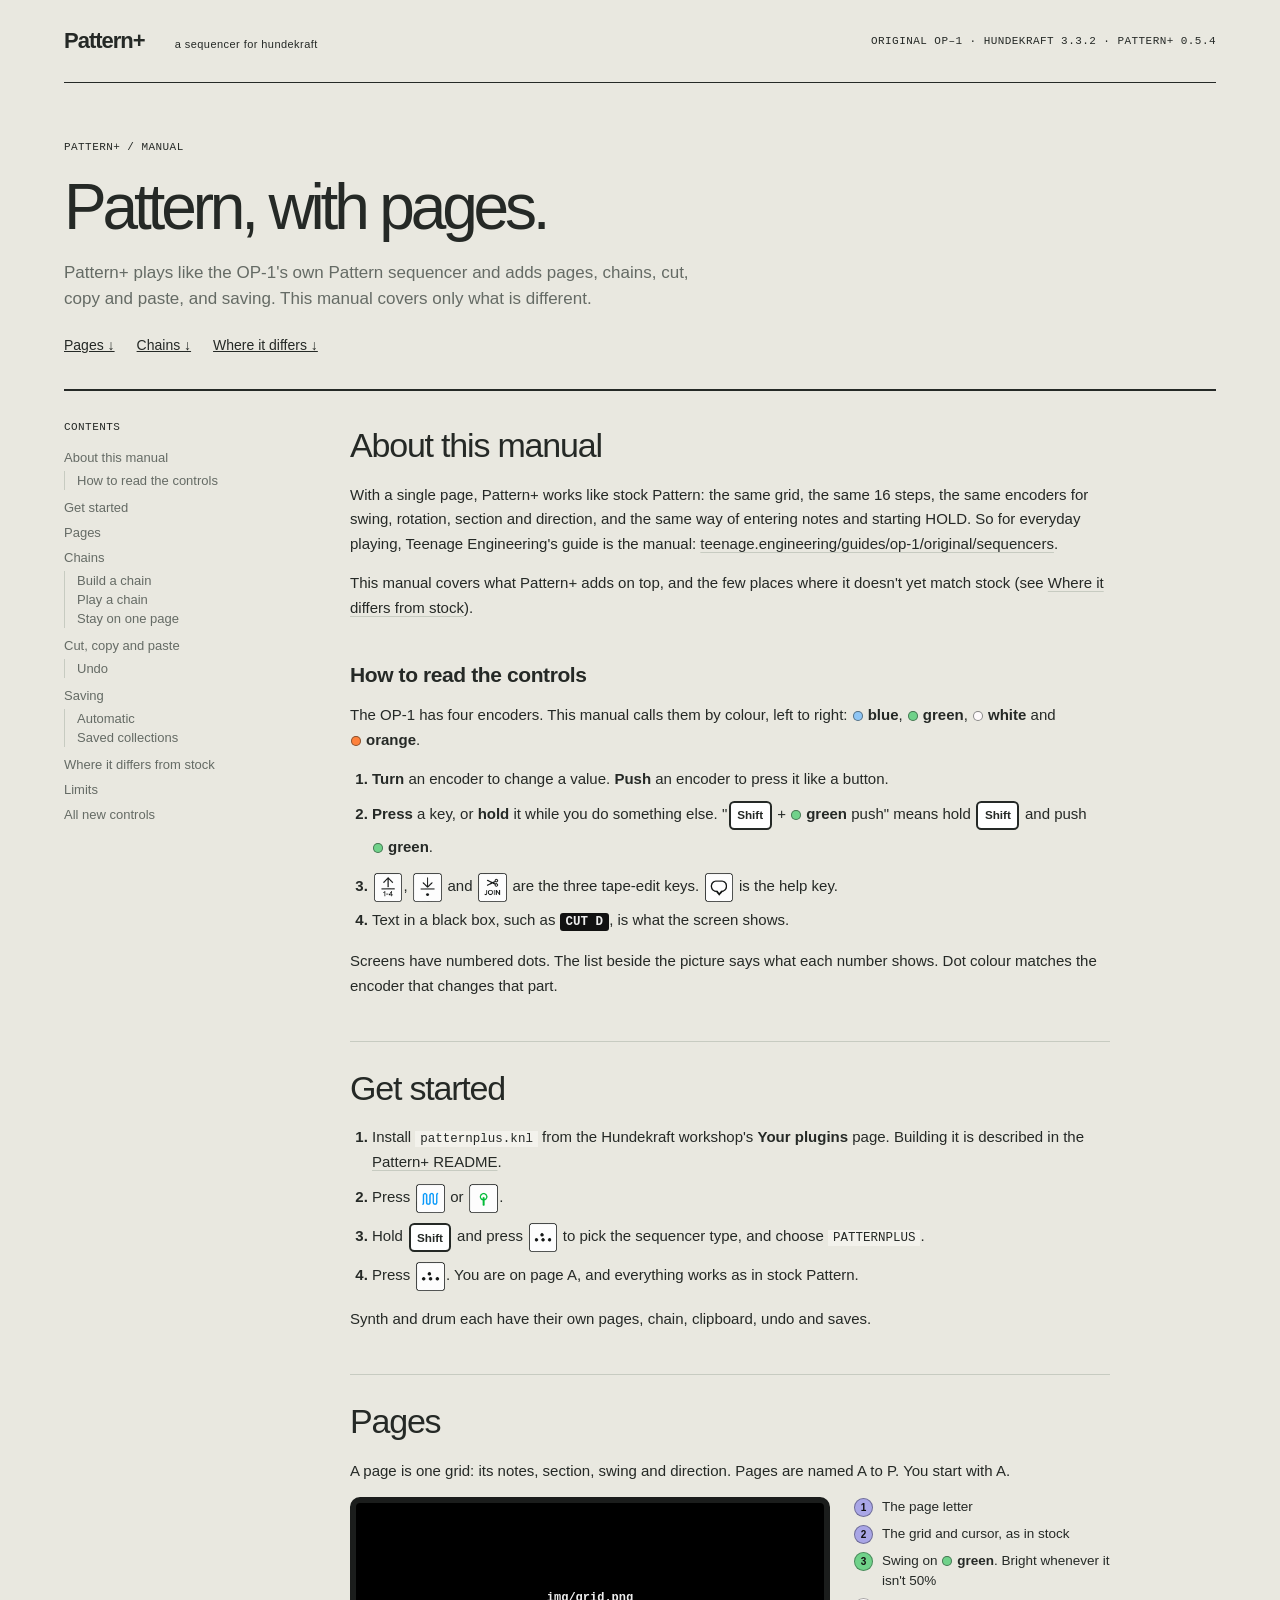
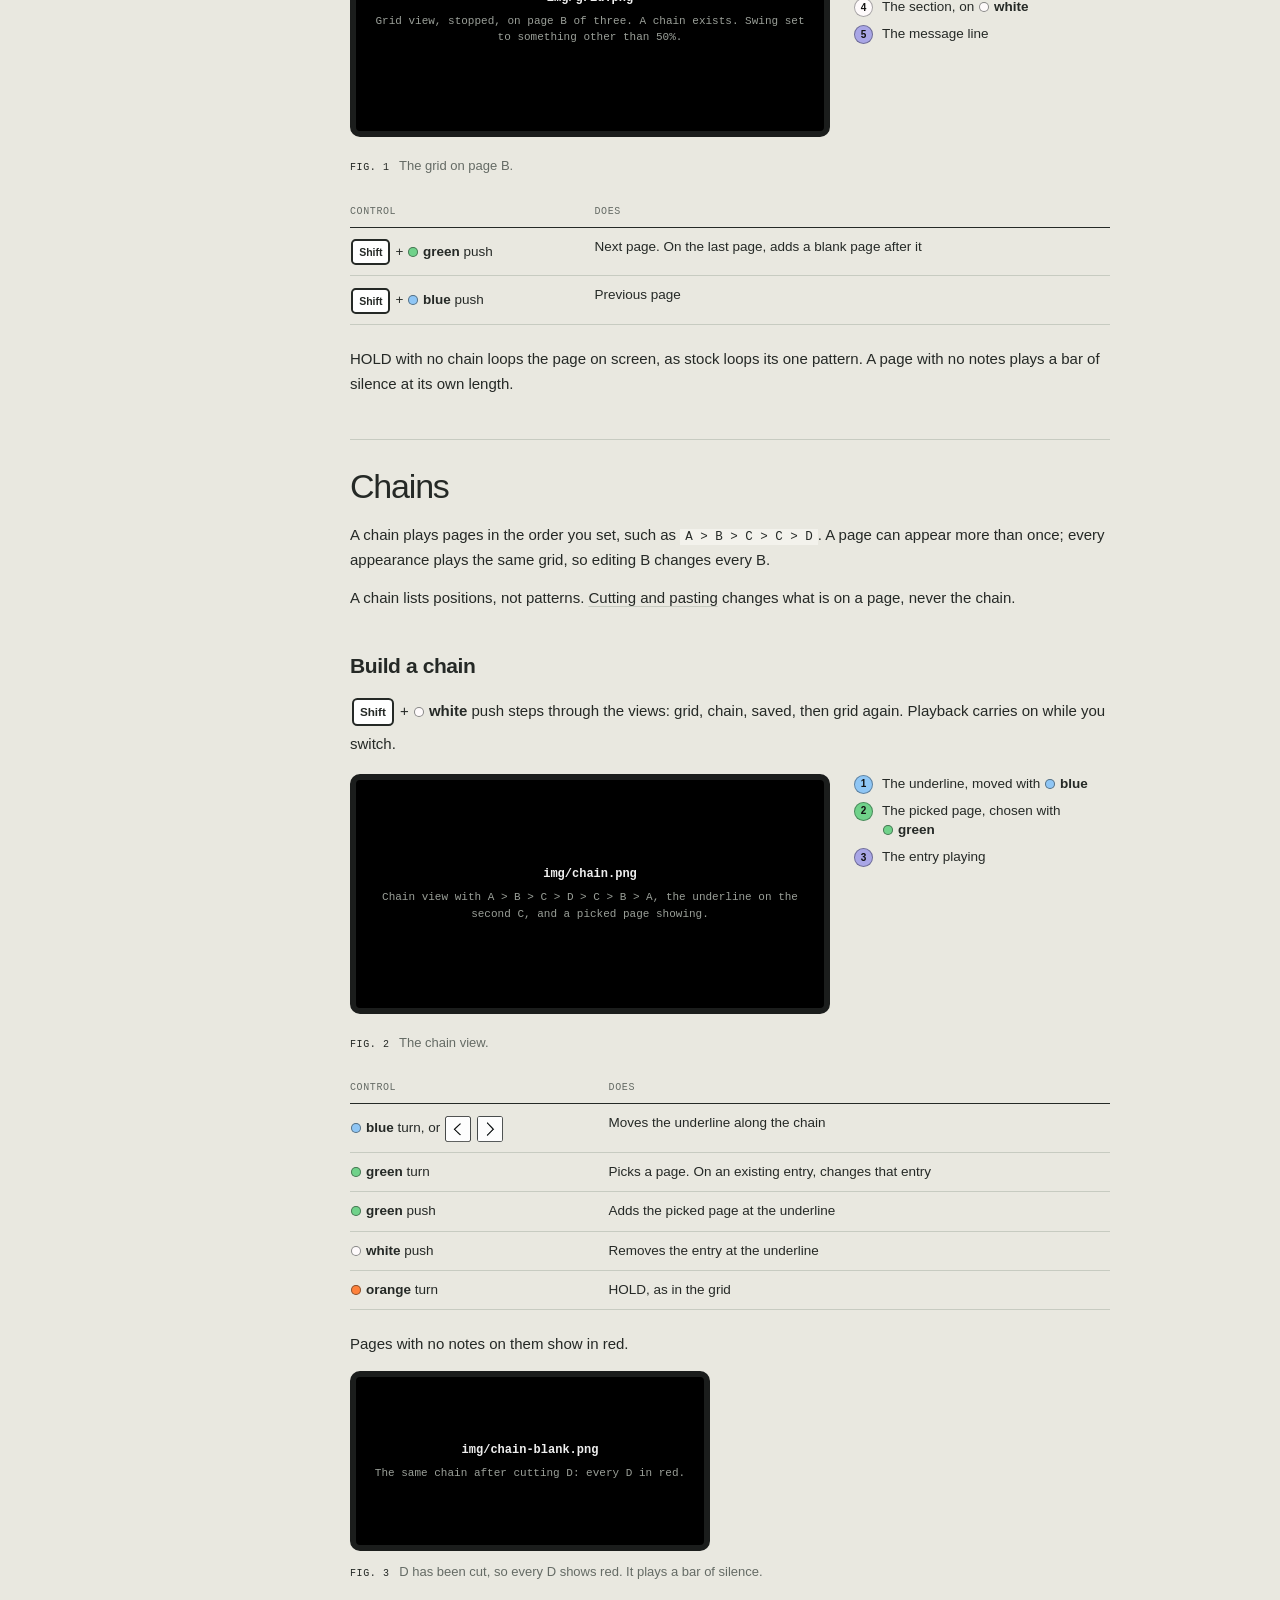
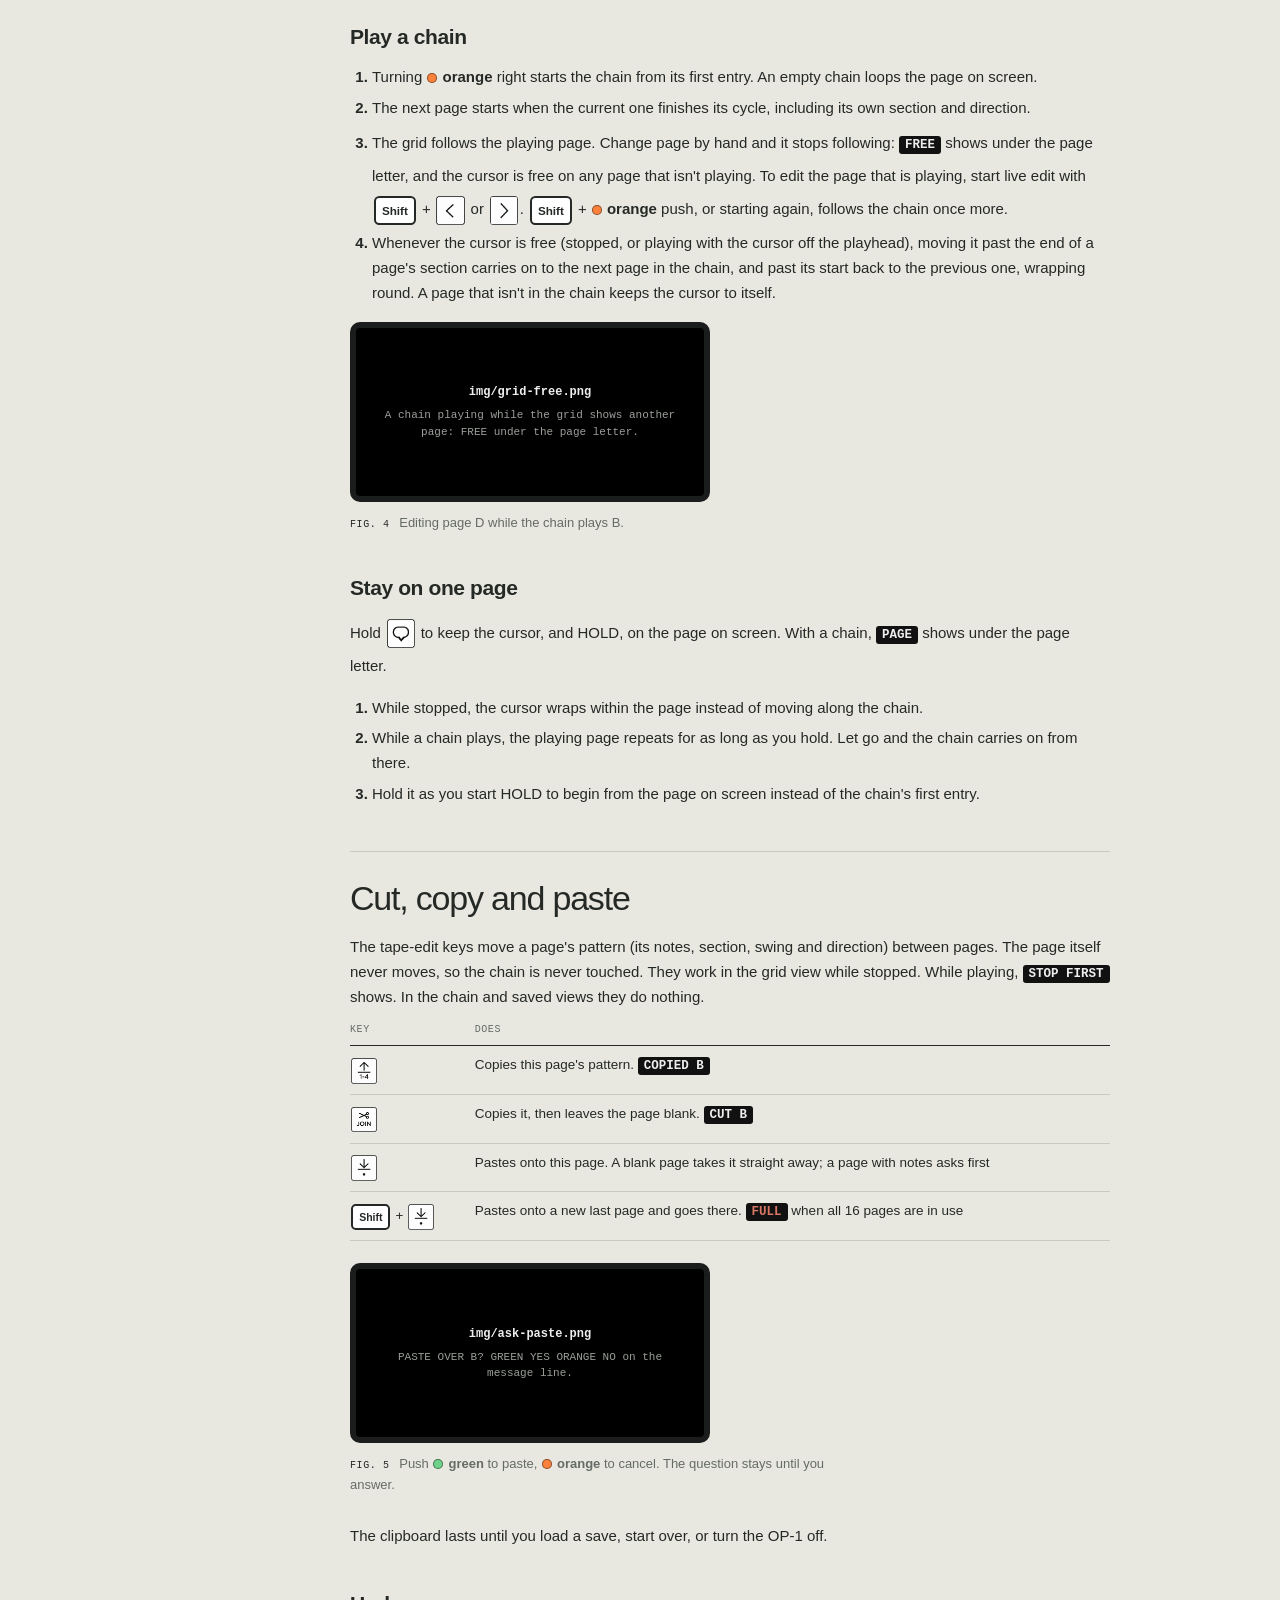
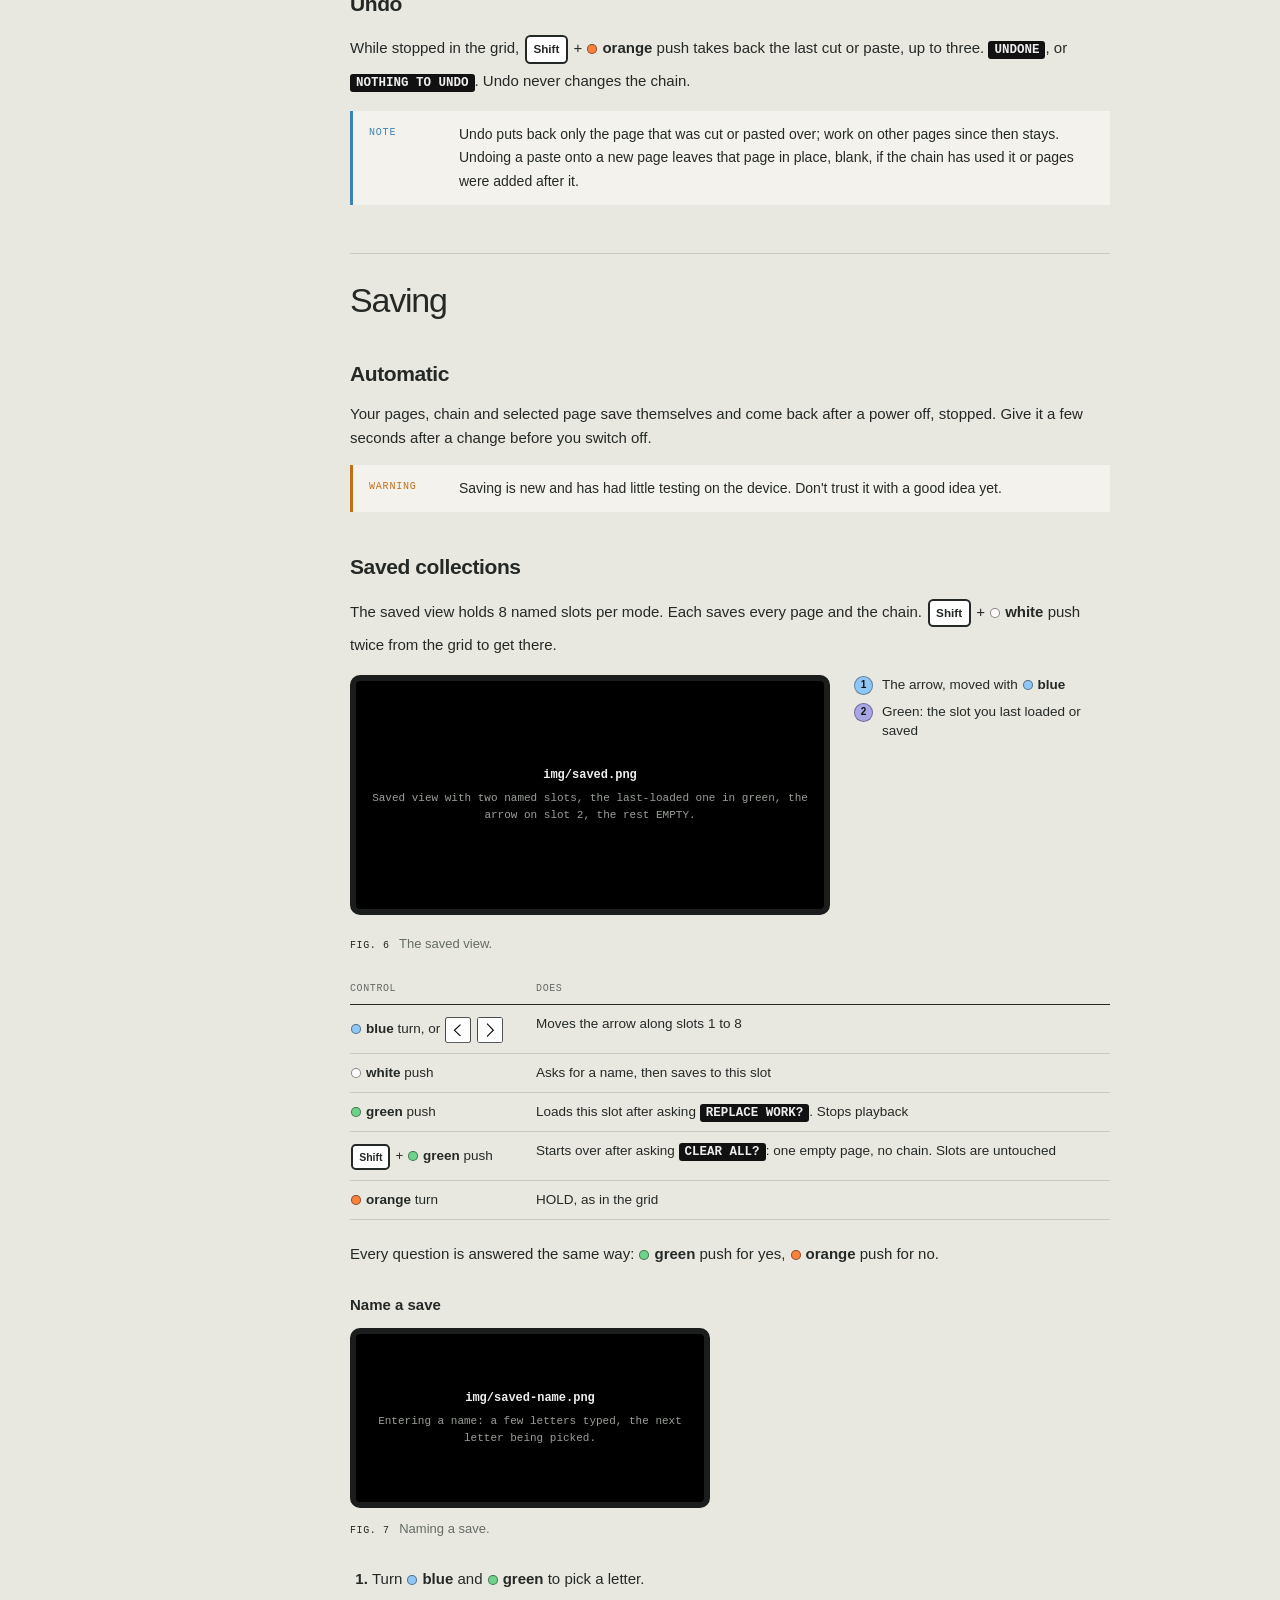
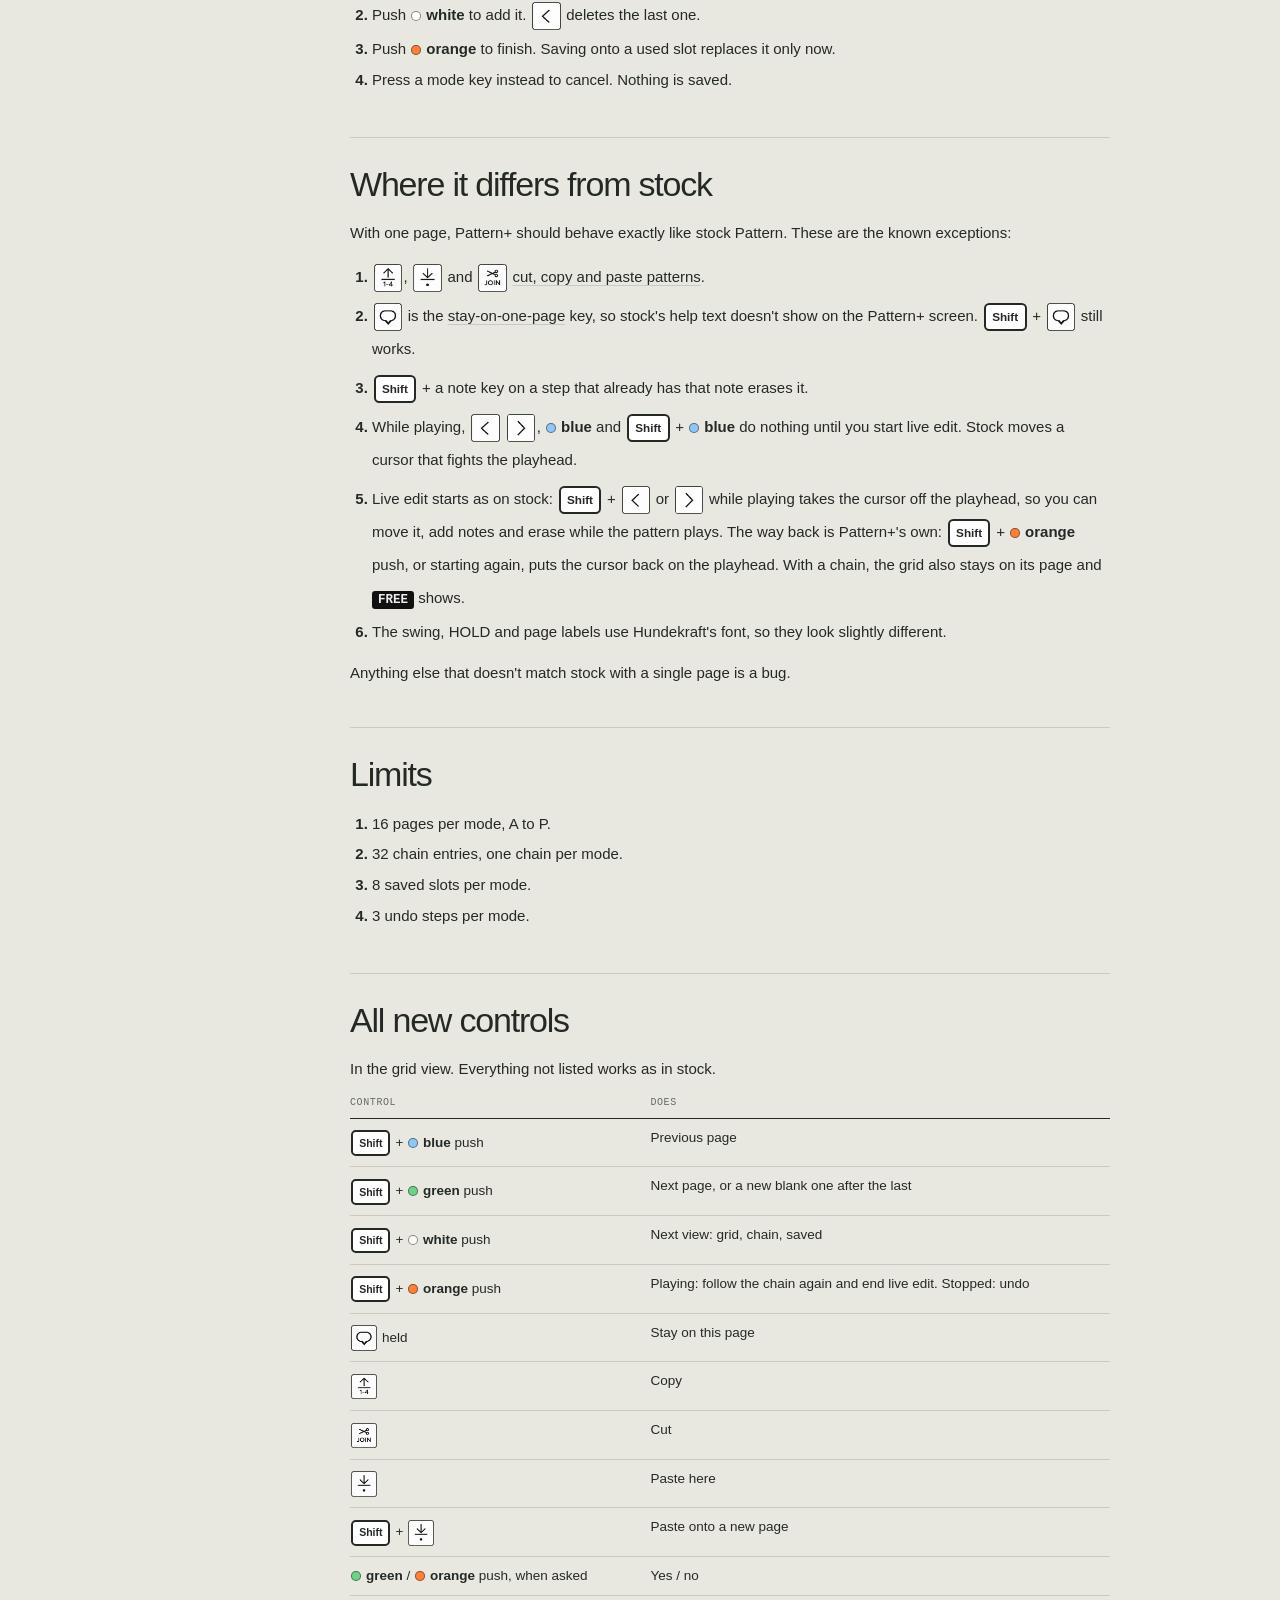
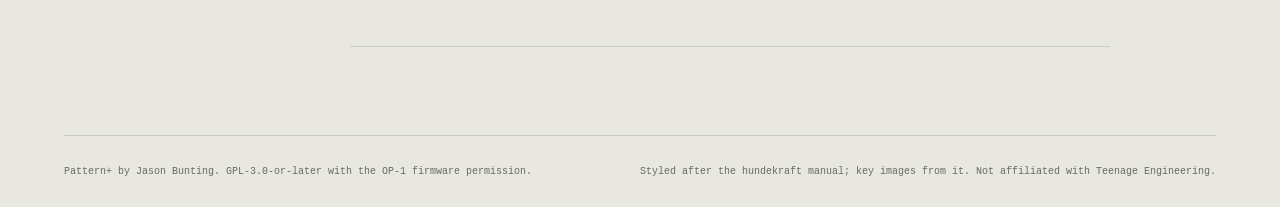
<file: patternplus/manual/manual.html>
<!doctype html>
<html lang="en">
<head>
<meta charset="utf-8"><meta name="viewport" content="width=device-width, initial-scale=1">
<title>Pattern+ Manual</title>
<meta name="description" content="How Pattern+ differs from the OP-1's stock Pattern sequencer: pages, chains, cut, copy and paste, and saving.">
<link rel="stylesheet" href="manual.css">
</head>
<body>
<header><a href="manual.html" class="wordmark">Pattern+ <span>a sequencer for hundekraft</span></a><span class="edition">ORIGINAL OP–1 · HUNDEKRAFT 3.3.2 · PATTERN+ 0.5.4</span></header>
<main>
<section class="intro"><div class="eyebrow">PATTERN+ / MANUAL</div><h1>Pattern, with pages.</h1><p>Pattern+ plays like the OP-1's own Pattern sequencer and adds pages, chains, cut, copy and paste, and saving. This manual covers only what is different.</p><div class="manual-actions"><a href="#pages">Pages ↓</a><a href="#chains">Chains ↓</a><a href="#differences">Where it differs ↓</a></div></section>
<div class="manual-grid">
<details class="toc" open><summary>Contents</summary><ol>
<li><a href="#about">About this manual</a><ol><li><a href="#notation">How to read the controls</a></li></ol></li>
<li><a href="#start">Get started</a></li>
<li><a href="#pages">Pages</a></li>
<li><a href="#chains">Chains</a><ol><li><a href="#chain-view">Build a chain</a></li><li><a href="#chain-play">Play a chain</a></li><li><a href="#one-page">Stay on one page</a></li></ol></li>
<li><a href="#clipboard">Cut, copy and paste</a><ol><li><a href="#undo">Undo</a></li></ol></li>
<li><a href="#saving">Saving</a><ol><li><a href="#autosave">Automatic</a></li><li><a href="#saved-view">Saved collections</a></li></ol></li>
<li><a href="#differences">Where it differs from stock</a></li>
<li><a href="#limits">Limits</a></li>
<li><a href="#controls">All new controls</a></li>
</ol></details>
<article class="manual-body">

<section class="chapter" id="about"><h2>About this manual</h2>
<p>With a single page, Pattern+ works like stock Pattern: the same grid, the same 16 steps, the same encoders for swing, rotation, section and direction, and the same way of entering notes and starting HOLD. So for everyday playing, Teenage Engineering's guide is the manual: <a href="https://teenage.engineering/guides/op-1/original/sequencers" target="_blank" rel="noopener noreferrer">teenage.engineering/guides/op-1/original/sequencers</a>.</p>
<p>This manual covers what Pattern+ adds on top, and the few places where it doesn't yet match stock (see <a href="#differences">Where it differs from stock</a>).</p>
<div class="sub">
<h3 id="notation">How to read the controls</h3>
<p>The OP-1 has four encoders. This manual calls them by colour, left to right: <span class="enc enc-b">blue</span>, <span class="enc enc-g">green</span>, <span class="enc enc-w">white</span> and <span class="enc enc-o">orange</span>.</p>
<ol>
<li><strong>Turn</strong> an encoder to change a value. <strong>Push</strong> an encoder to press it like a button.</li>
<li><strong>Press</strong> a key, or <strong>hold</strong> it while you do something else. "<span class="okey okey-text">Shift</span> + <span class="enc enc-g">green</span> push" means hold <span class="okey okey-text">Shift</span> and push <span class="enc enc-g">green</span>.</li>
<li><img class="okey" src="keys/lift.png" alt="lift" title="lift">, <img class="okey" src="keys/drop.png" alt="drop" title="drop"> and <img class="okey" src="keys/scissors.png" alt="scissors" title="scissors"> are the three tape-edit keys. <img class="okey" src="keys/help.png" alt="help" title="help"> is the help key.</li>
<li>Text in a black box, such as <span class="lcd">CUT D</span>, is what the screen shows.</li>
</ol>
<p>Screens have numbered dots. The list beside the picture says what each number shows. Dot colour matches the encoder that changes that part.</p>
</div>
</section>

<section class="chapter" id="start"><h2>Get started</h2>
<ol>
<li>Install <code>patternplus.knl</code> from the Hundekraft workshop's <strong>Your plugins</strong> page. Building it is described in the <a href="../README.md">Pattern+ README</a>.</li>
<li>Press <img class="okey" src="keys/synth.png" alt="synth" title="synth"> or <img class="okey" src="keys/drum.png" alt="drum" title="drum">.</li>
<li>Hold <span class="okey okey-text">Shift</span> and press <img class="okey" src="keys/seq.png" alt="seq" title="seq"> to pick the sequencer type, and choose <code>PATTERNPLUS</code>.</li>
<li>Press <img class="okey" src="keys/seq.png" alt="seq" title="seq">. You are on page A, and everything works as in stock Pattern.</li>
</ol>
<p>Synth and drum each have their own pages, chain, clipboard, undo and saves.</p>
</section>

<section class="chapter" id="pages"><h2>Pages</h2>
<p>A page is one grid: its notes, section, swing and direction. Pages are named A to P. You start with A.</p>
<figure class="screen side"><div class="shot" role="img" aria-label="Screenshot to come: the grid on page B"><b>img/grid.png</b><span>Grid view, stopped, on page B of three. A chain exists. Swing set to something other than 50%.</span></div><figcaption><b>Fig. 1</b> The grid on page B.</figcaption><ol class="legend"><li><i class="dot dot-n">1</i><span>The page letter</span></li><li><i class="dot dot-n">2</i><span>The grid and cursor, as in stock</span></li><li><i class="dot dot-g">3</i><span>Swing on <span class="enc enc-g">green</span>. Bright whenever it isn't 50%</span></li><li><i class="dot dot-w">4</i><span>The section, on <span class="enc enc-w">white</span></span></li><li><i class="dot dot-n">5</i><span>The message line</span></li></ol></figure>
<div class="table"><table><thead><tr><th scope="col">Control</th><th scope="col">Does</th></tr></thead><tbody>
<tr><td data-label="Control"><span class="okey okey-text">Shift</span> + <span class="enc enc-g">green</span> push</td><td data-label="Does">Next page. On the last page, adds a blank page after it</td></tr>
<tr><td data-label="Control"><span class="okey okey-text">Shift</span> + <span class="enc enc-b">blue</span> push</td><td data-label="Does">Previous page</td></tr>
</tbody></table></div>
<p>HOLD with no chain loops the page on screen, as stock loops its one pattern. A page with no notes plays a bar of silence at its own length.</p>
</section>

<section class="chapter" id="chains"><h2>Chains</h2>
<p>A chain plays pages in the order you set, such as <code>A &gt; B &gt; C &gt; C &gt; D</code>. A page can appear more than once; every appearance plays the same grid, so editing B changes every B.</p>
<p>A chain lists positions, not patterns. <a href="#clipboard">Cutting and pasting</a> changes what is on a page, never the chain.</p>
<div class="sub">
<h3 id="chain-view">Build a chain</h3>
<p><span class="okey okey-text">Shift</span> + <span class="enc enc-w">white</span> push steps through the views: grid, chain, saved, then grid again. Playback carries on while you switch.</p>
<figure class="screen side"><div class="shot" role="img" aria-label="Screenshot to come: the chain view"><b>img/chain.png</b><span>Chain view with A &gt; B &gt; C &gt; D &gt; C &gt; B &gt; A, the underline on the second C, and a picked page showing.</span></div><figcaption><b>Fig. 2</b> The chain view.</figcaption><ol class="legend"><li><i class="dot dot-b">1</i><span>The underline, moved with <span class="enc enc-b">blue</span></span></li><li><i class="dot dot-g">2</i><span>The picked page, chosen with <span class="enc enc-g">green</span></span></li><li><i class="dot dot-n">3</i><span>The entry playing</span></li></ol></figure>
<div class="table"><table><thead><tr><th scope="col">Control</th><th scope="col">Does</th></tr></thead><tbody>
<tr><td data-label="Control"><span class="enc enc-b">blue</span> turn, or <img class="okey" src="keys/left.png" alt="left" title="left"> <img class="okey" src="keys/right.png" alt="right" title="right"></td><td data-label="Does">Moves the underline along the chain</td></tr>
<tr><td data-label="Control"><span class="enc enc-g">green</span> turn</td><td data-label="Does">Picks a page. On an existing entry, changes that entry</td></tr>
<tr><td data-label="Control"><span class="enc enc-g">green</span> push</td><td data-label="Does">Adds the picked page at the underline</td></tr>
<tr><td data-label="Control"><span class="enc enc-w">white</span> push</td><td data-label="Does">Removes the entry at the underline</td></tr>
<tr><td data-label="Control"><span class="enc enc-o">orange</span> turn</td><td data-label="Does">HOLD, as in the grid</td></tr>
</tbody></table></div>
<p>Pages with no notes on them show in red.</p>
<figure class="screen small"><div class="shot" role="img" aria-label="Screenshot to come: the chain with blank pages in red"><b>img/chain-blank.png</b><span>The same chain after cutting D: every D in red.</span></div><figcaption><b>Fig. 3</b> D has been cut, so every D shows red. It plays a bar of silence.</figcaption></figure>
</div>
<div class="sub">
<h3 id="chain-play">Play a chain</h3>
<ol>
<li>Turning <span class="enc enc-o">orange</span> right starts the chain from its first entry. An empty chain loops the page on screen.</li>
<li>The next page starts when the current one finishes its cycle, including its own section and direction.</li>
<li>The grid follows the playing page. Change page by hand and it stops following: <span class="lcd">FREE</span> shows under the page letter, and the cursor is free on any page that isn't playing. To edit the page that is playing, start live edit with <span class="okey okey-text">Shift</span> + <img class="okey" src="keys/left.png" alt="left" title="left"> or <img class="okey" src="keys/right.png" alt="right" title="right">. <span class="okey okey-text">Shift</span> + <span class="enc enc-o">orange</span> push, or starting again, follows the chain once more.</li>
<li>Whenever the cursor is free (stopped, or playing with the cursor off the playhead), moving it past the end of a page's section carries on to the next page in the chain, and past its start back to the previous one, wrapping round. A page that isn't in the chain keeps the cursor to itself.</li>
</ol>
<figure class="screen small"><div class="shot" role="img" aria-label="Screenshot to come: FREE under the page letter"><b>img/grid-free.png</b><span>A chain playing while the grid shows another page: FREE under the page letter.</span></div><figcaption><b>Fig. 4</b> Editing page D while the chain plays B.</figcaption></figure>
</div>
<div class="sub">
<h3 id="one-page">Stay on one page</h3>
<p>Hold <img class="okey" src="keys/help.png" alt="help" title="help"> to keep the cursor, and HOLD, on the page on screen. With a chain, <span class="lcd">PAGE</span> shows under the page letter.</p>
<ol>
<li>While stopped, the cursor wraps within the page instead of moving along the chain.</li>
<li>While a chain plays, the playing page repeats for as long as you hold. Let go and the chain carries on from there.</li>
<li>Hold it as you start HOLD to begin from the page on screen instead of the chain's first entry.</li>
</ol>
</div>
</section>

<section class="chapter" id="clipboard"><h2>Cut, copy and paste</h2>
<p>The tape-edit keys move a page's pattern (its notes, section, swing and direction) between pages. The page itself never moves, so the chain is never touched. They work in the grid view while stopped. While playing, <span class="lcd">STOP FIRST</span> shows. In the chain and saved views they do nothing.</p>
<div class="table"><table><thead><tr><th scope="col">Key</th><th scope="col">Does</th></tr></thead><tbody>
<tr><td data-label="Key"><img class="okey" src="keys/lift.png" alt="lift" title="lift"></td><td data-label="Does">Copies this page's pattern. <span class="lcd">COPIED B</span></td></tr>
<tr><td data-label="Key"><img class="okey" src="keys/scissors.png" alt="scissors" title="scissors"></td><td data-label="Does">Copies it, then leaves the page blank. <span class="lcd">CUT B</span></td></tr>
<tr><td data-label="Key"><img class="okey" src="keys/drop.png" alt="drop" title="drop"></td><td data-label="Does">Pastes onto this page. A blank page takes it straight away; a page with notes asks first</td></tr>
<tr><td data-label="Key"><span class="okey okey-text">Shift</span> + <img class="okey" src="keys/drop.png" alt="drop" title="drop"></td><td data-label="Does">Pastes onto a new last page and goes there. <span class="lcd red">FULL</span> when all 16 pages are in use</td></tr>
</tbody></table></div>
<figure class="screen small"><div class="shot" role="img" aria-label="Screenshot to come: the paste question"><b>img/ask-paste.png</b><span>PASTE OVER B? GREEN YES ORANGE NO on the message line.</span></div><figcaption><b>Fig. 5</b> Push <span class="enc enc-g">green</span> to paste, <span class="enc enc-o">orange</span> to cancel. The question stays until you answer.</figcaption></figure>
<p>The clipboard lasts until you load a save, start over, or turn the OP-1 off.</p>
<div class="sub">
<h3 id="undo">Undo</h3>
<p>While stopped in the grid, <span class="okey okey-text">Shift</span> + <span class="enc enc-o">orange</span> push takes back the last cut or paste, up to three. <span class="lcd">UNDONE</span>, or <span class="lcd">NOTHING TO UNDO</span>. Undo never changes the chain.</p>
<aside class="note note-note"><span>Note</span><p>Undo puts back only the page that was cut or pasted over; work on other pages since then stays. Undoing a paste onto a new page leaves that page in place, blank, if the chain has used it or pages were added after it.</p></aside>
</div>
</section>

<section class="chapter" id="saving"><h2>Saving</h2>
<div class="sub">
<h3 id="autosave">Automatic</h3>
<p>Your pages, chain and selected page save themselves and come back after a power off, stopped. Give it a few seconds after a change before you switch off.</p>
<aside class="note note-warning"><span>Warning</span><p>Saving is new and has had little testing on the device. Don't trust it with a good idea yet.</p></aside>
</div>
<div class="sub">
<h3 id="saved-view">Saved collections</h3>
<p>The saved view holds 8 named slots per mode. Each saves every page and the chain. <span class="okey okey-text">Shift</span> + <span class="enc enc-w">white</span> push twice from the grid to get there.</p>
<figure class="screen side"><div class="shot" role="img" aria-label="Screenshot to come: the saved view"><b>img/saved.png</b><span>Saved view with two named slots, the last-loaded one in green, the arrow on slot 2, the rest EMPTY.</span></div><figcaption><b>Fig. 6</b> The saved view.</figcaption><ol class="legend"><li><i class="dot dot-b">1</i><span>The arrow, moved with <span class="enc enc-b">blue</span></span></li><li><i class="dot dot-n">2</i><span>Green: the slot you last loaded or saved</span></li></ol></figure>
<div class="table"><table><thead><tr><th scope="col">Control</th><th scope="col">Does</th></tr></thead><tbody>
<tr><td data-label="Control"><span class="enc enc-b">blue</span> turn, or <img class="okey" src="keys/left.png" alt="left" title="left"> <img class="okey" src="keys/right.png" alt="right" title="right"></td><td data-label="Does">Moves the arrow along slots 1 to 8</td></tr>
<tr><td data-label="Control"><span class="enc enc-w">white</span> push</td><td data-label="Does">Asks for a name, then saves to this slot</td></tr>
<tr><td data-label="Control"><span class="enc enc-g">green</span> push</td><td data-label="Does">Loads this slot after asking <span class="lcd">REPLACE WORK?</span>. Stops playback</td></tr>
<tr><td data-label="Control"><span class="okey okey-text">Shift</span> + <span class="enc enc-g">green</span> push</td><td data-label="Does">Starts over after asking <span class="lcd">CLEAR ALL?</span>: one empty page, no chain. Slots are untouched</td></tr>
<tr><td data-label="Control"><span class="enc enc-o">orange</span> turn</td><td data-label="Does">HOLD, as in the grid</td></tr>
</tbody></table></div>
<p>Every question is answered the same way: <span class="enc enc-g">green</span> push for yes, <span class="enc enc-o">orange</span> push for no.</p>
<h4 id="naming">Name a save</h4>
<figure class="screen small"><div class="shot" role="img" aria-label="Screenshot to come: naming a save"><b>img/saved-name.png</b><span>Entering a name: a few letters typed, the next letter being picked.</span></div><figcaption><b>Fig. 7</b> Naming a save.</figcaption></figure>
<ol>
<li>Turn <span class="enc enc-b">blue</span> and <span class="enc enc-g">green</span> to pick a letter.</li>
<li>Push <span class="enc enc-w">white</span> to add it. <img class="okey" src="keys/left.png" alt="left" title="left"> deletes the last one.</li>
<li>Push <span class="enc enc-o">orange</span> to finish. Saving onto a used slot replaces it only now.</li>
<li>Press a mode key instead to cancel. Nothing is saved.</li>
</ol>
</div>
</section>

<section class="chapter" id="differences"><h2>Where it differs from stock</h2>
<p>With one page, Pattern+ should behave exactly like stock Pattern. These are the known exceptions:</p>
<ol>
<li><img class="okey" src="keys/lift.png" alt="lift" title="lift">, <img class="okey" src="keys/drop.png" alt="drop" title="drop"> and <img class="okey" src="keys/scissors.png" alt="scissors" title="scissors"> <a href="#clipboard">cut, copy and paste patterns</a>.</li>
<li><img class="okey" src="keys/help.png" alt="help" title="help"> is the <a href="#one-page">stay-on-one-page</a> key, so stock's help text doesn't show on the Pattern+ screen. <span class="okey okey-text">Shift</span> + <img class="okey" src="keys/help.png" alt="help" title="help"> still works.</li>
<li><span class="okey okey-text">Shift</span> + a note key on a step that already has that note erases it.</li>
<li>While playing, <img class="okey" src="keys/left.png" alt="left" title="left"> <img class="okey" src="keys/right.png" alt="right" title="right">, <span class="enc enc-b">blue</span> and <span class="okey okey-text">Shift</span> + <span class="enc enc-b">blue</span> do nothing until you start live edit. Stock moves a cursor that fights the playhead.</li>
<li>Live edit starts as on stock: <span class="okey okey-text">Shift</span> + <img class="okey" src="keys/left.png" alt="left" title="left"> or <img class="okey" src="keys/right.png" alt="right" title="right"> while playing takes the cursor off the playhead, so you can move it, add notes and erase while the pattern plays. The way back is Pattern+'s own: <span class="okey okey-text">Shift</span> + <span class="enc enc-o">orange</span> push, or starting again, puts the cursor back on the playhead. With a chain, the grid also stays on its page and <span class="lcd">FREE</span> shows.</li>
<li>The swing, HOLD and page labels use Hundekraft's font, so they look slightly different.</li>
</ol>
<p>Anything else that doesn't match stock with a single page is a bug.</p>
</section>

<section class="chapter" id="limits"><h2>Limits</h2>
<ol>
<li>16 pages per mode, A to P.</li>
<li>32 chain entries, one chain per mode.</li>
<li>8 saved slots per mode.</li>
<li>3 undo steps per mode.</li>
</ol>
</section>

<section class="chapter" id="controls"><h2>All new controls</h2>
<p>In the grid view. Everything not listed works as in stock.</p>
<div class="table"><table><thead><tr><th scope="col">Control</th><th scope="col">Does</th></tr></thead><tbody>
<tr><td data-label="Control"><span class="okey okey-text">Shift</span> + <span class="enc enc-b">blue</span> push</td><td data-label="Does">Previous page</td></tr>
<tr><td data-label="Control"><span class="okey okey-text">Shift</span> + <span class="enc enc-g">green</span> push</td><td data-label="Does">Next page, or a new blank one after the last</td></tr>
<tr><td data-label="Control"><span class="okey okey-text">Shift</span> + <span class="enc enc-w">white</span> push</td><td data-label="Does">Next view: grid, chain, saved</td></tr>
<tr><td data-label="Control"><span class="okey okey-text">Shift</span> + <span class="enc enc-o">orange</span> push</td><td data-label="Does">Playing: follow the chain again and end live edit. Stopped: undo</td></tr>
<tr><td data-label="Control"><img class="okey" src="keys/help.png" alt="help" title="help"> held</td><td data-label="Does">Stay on this page</td></tr>
<tr><td data-label="Control"><img class="okey" src="keys/lift.png" alt="lift" title="lift"></td><td data-label="Does">Copy</td></tr>
<tr><td data-label="Control"><img class="okey" src="keys/scissors.png" alt="scissors" title="scissors"></td><td data-label="Does">Cut</td></tr>
<tr><td data-label="Control"><img class="okey" src="keys/drop.png" alt="drop" title="drop"></td><td data-label="Does">Paste here</td></tr>
<tr><td data-label="Control"><span class="okey okey-text">Shift</span> + <img class="okey" src="keys/drop.png" alt="drop" title="drop"></td><td data-label="Does">Paste onto a new page</td></tr>
<tr><td data-label="Control"><span class="enc enc-g">green</span> / <span class="enc enc-o">orange</span> push, when asked</td><td data-label="Does">Yes / no</td></tr>
</tbody></table></div>
</section>

</article>
</div>
</main>
<footer><span>Pattern+ by Jason Bunting. GPL-3.0-or-later with the OP-1 firmware permission.</span><span>Styled after the hundekraft manual; key images from it. Not affiliated with Teenage Engineering.</span></footer>
</body>
</html>
</file>
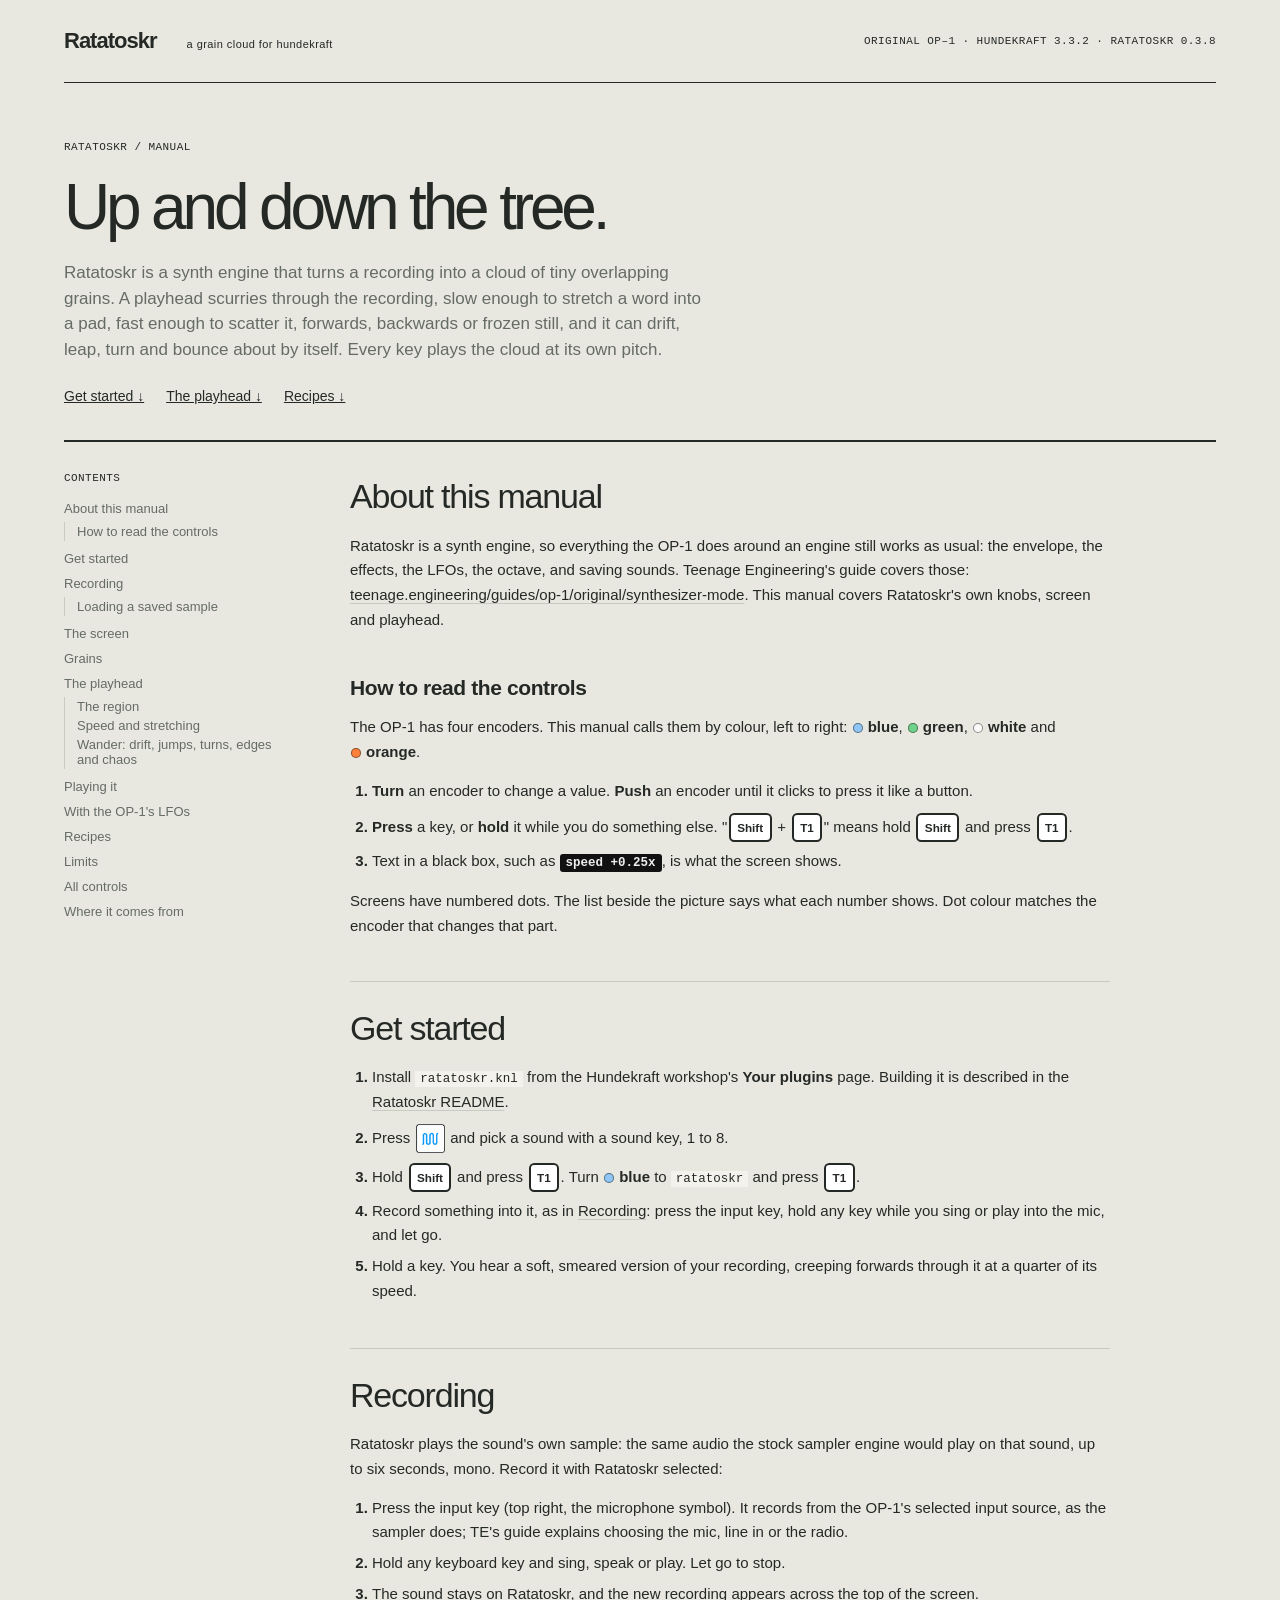
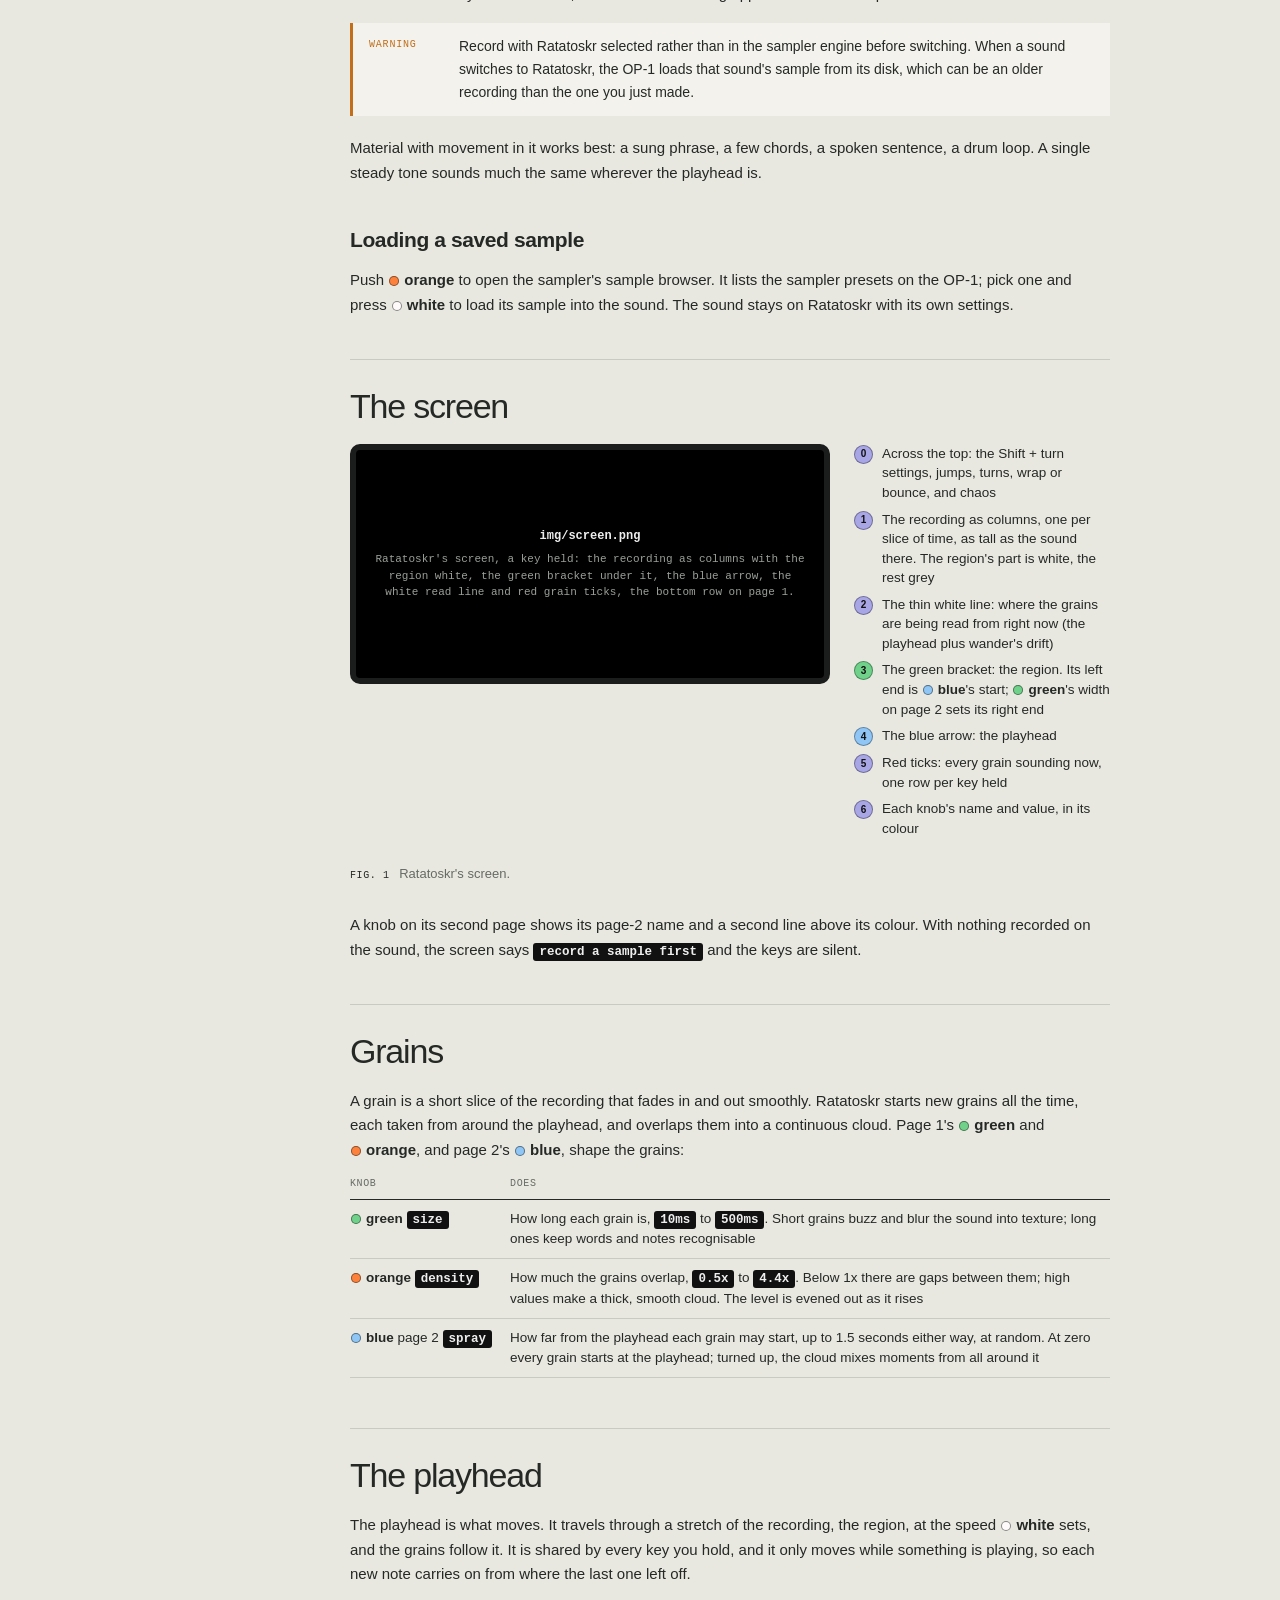
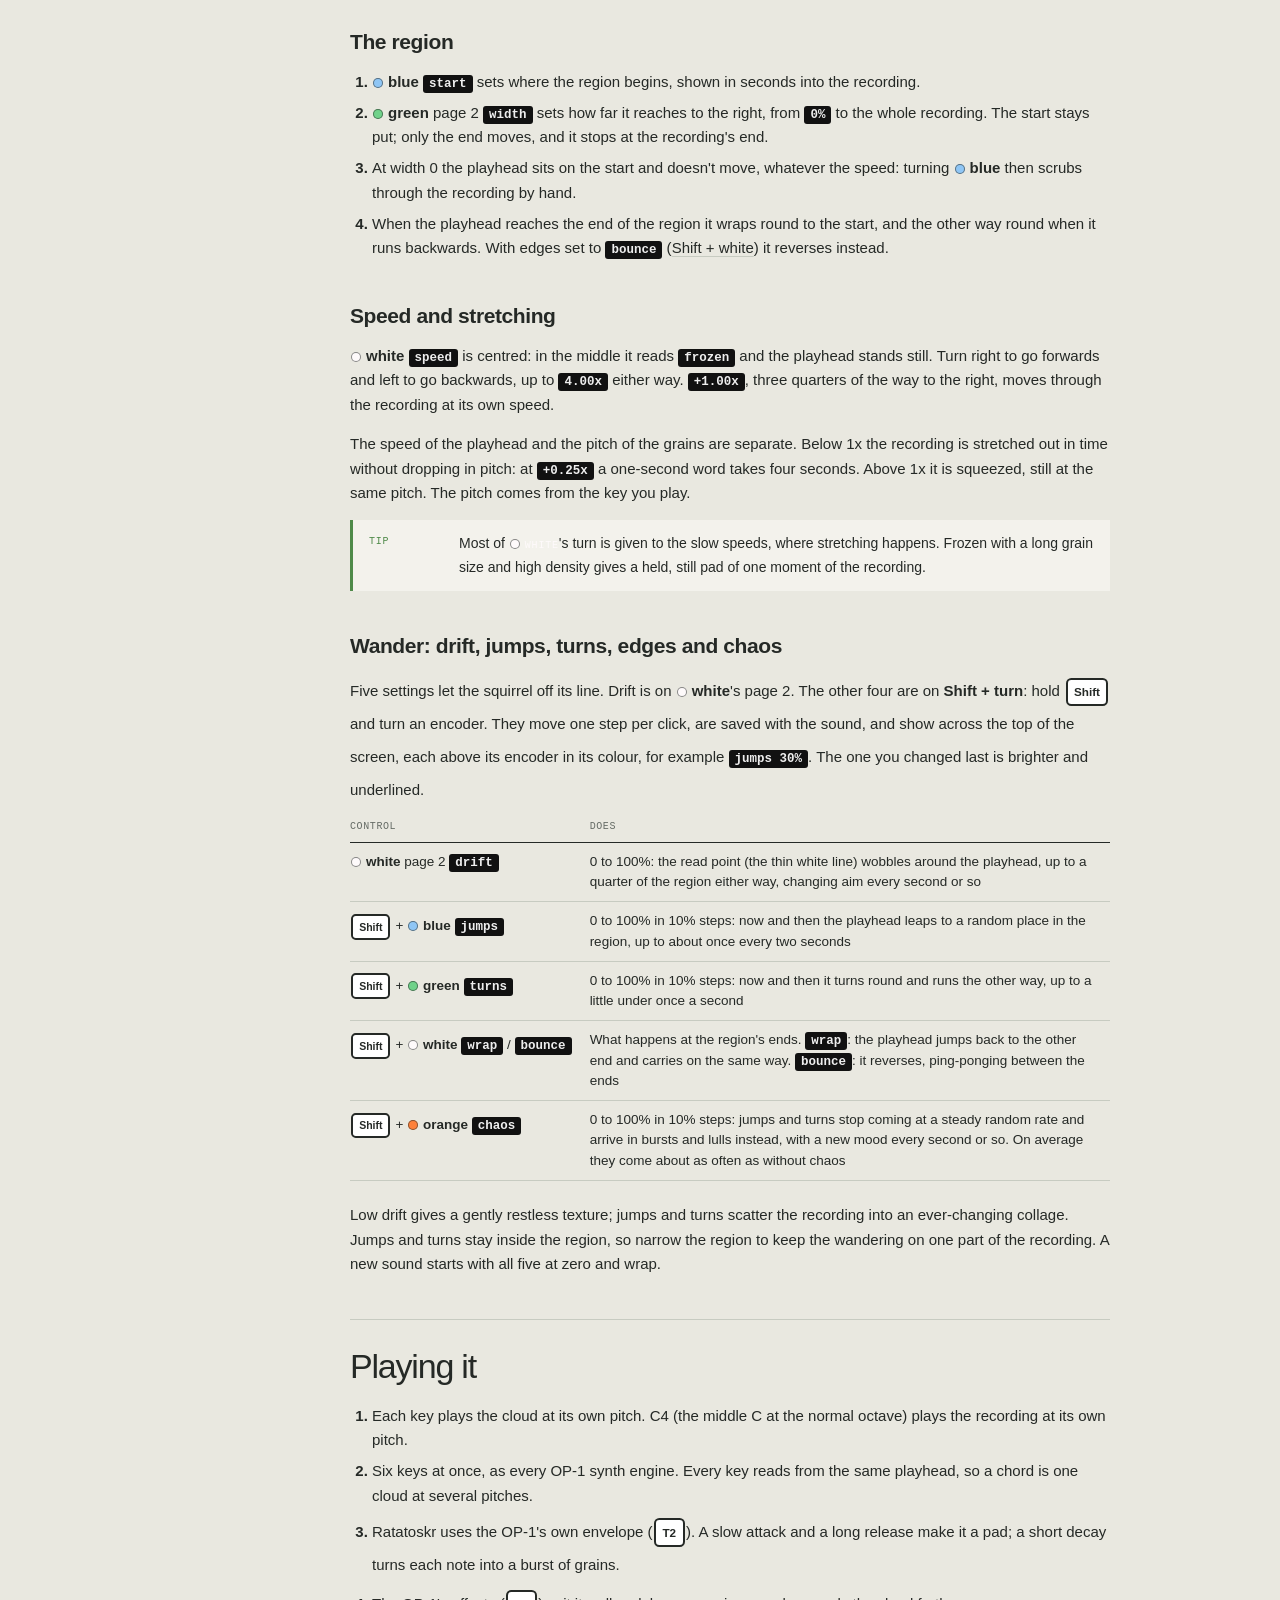
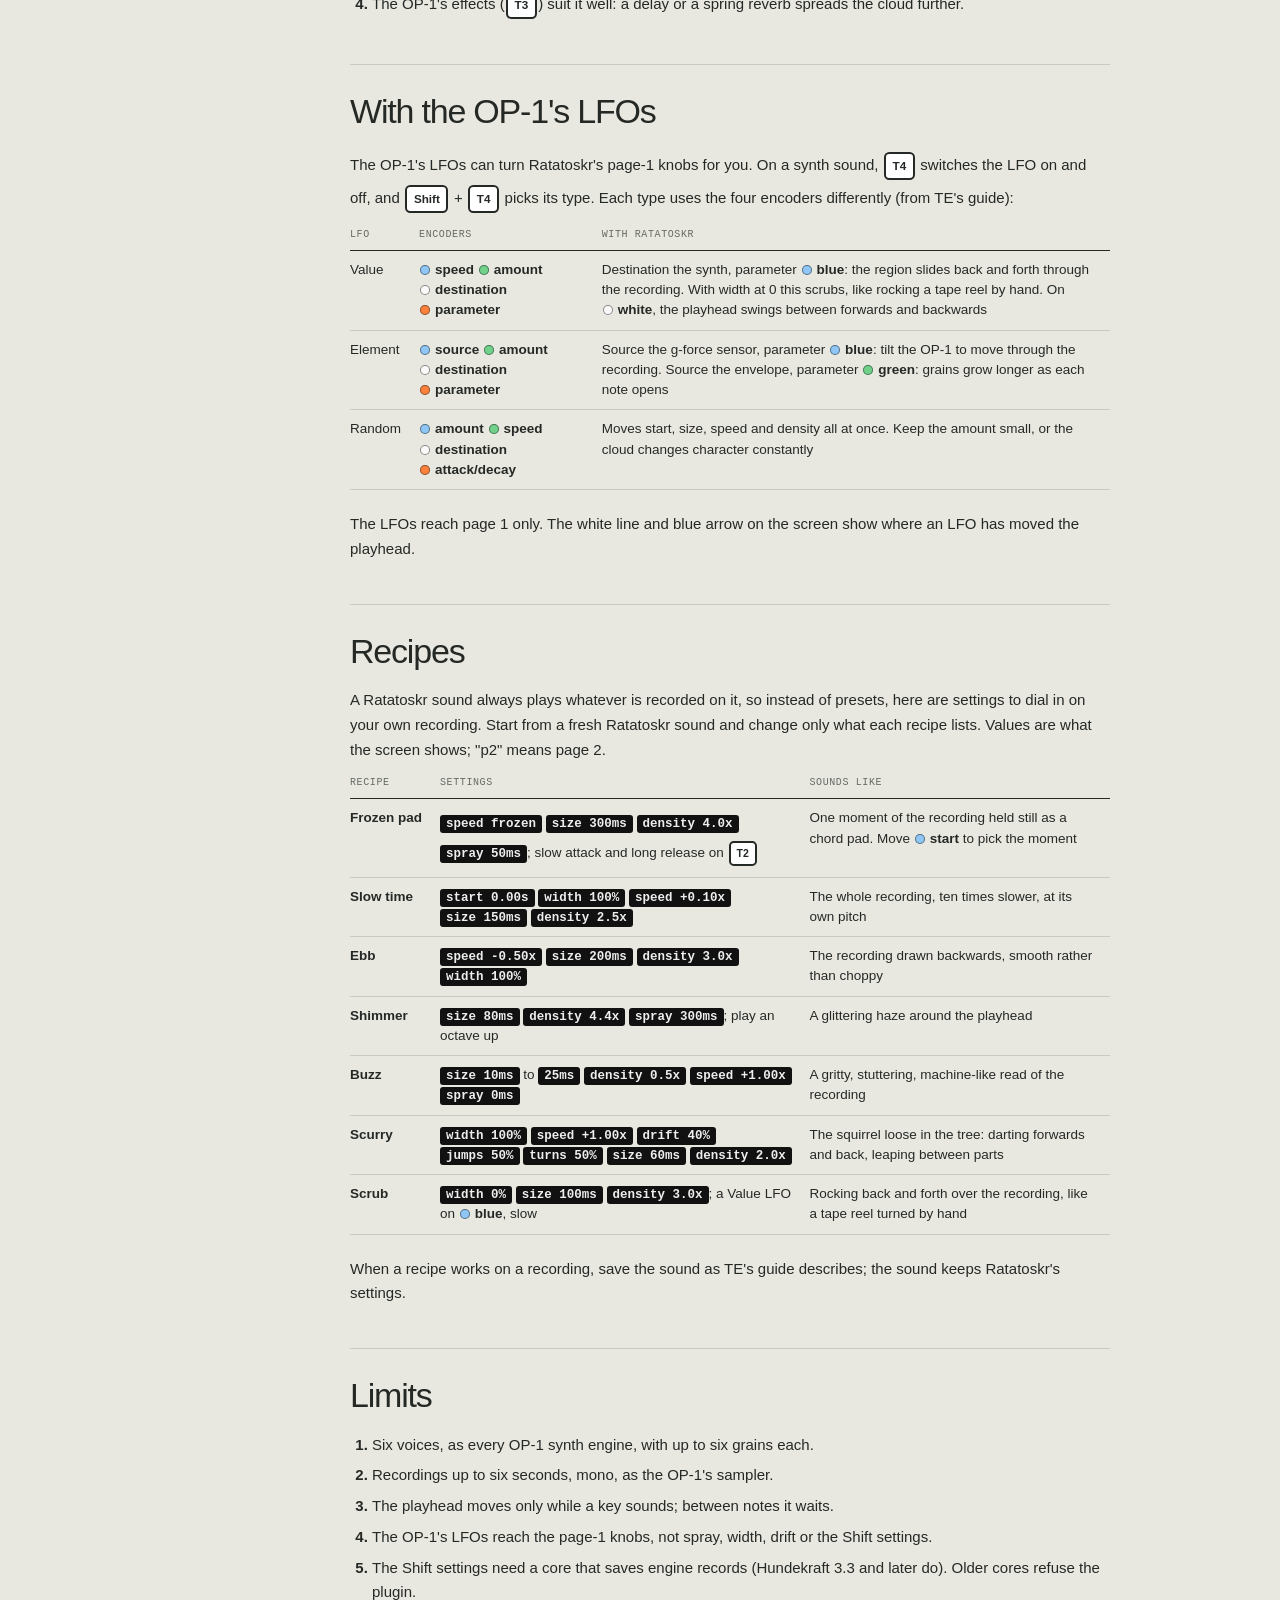
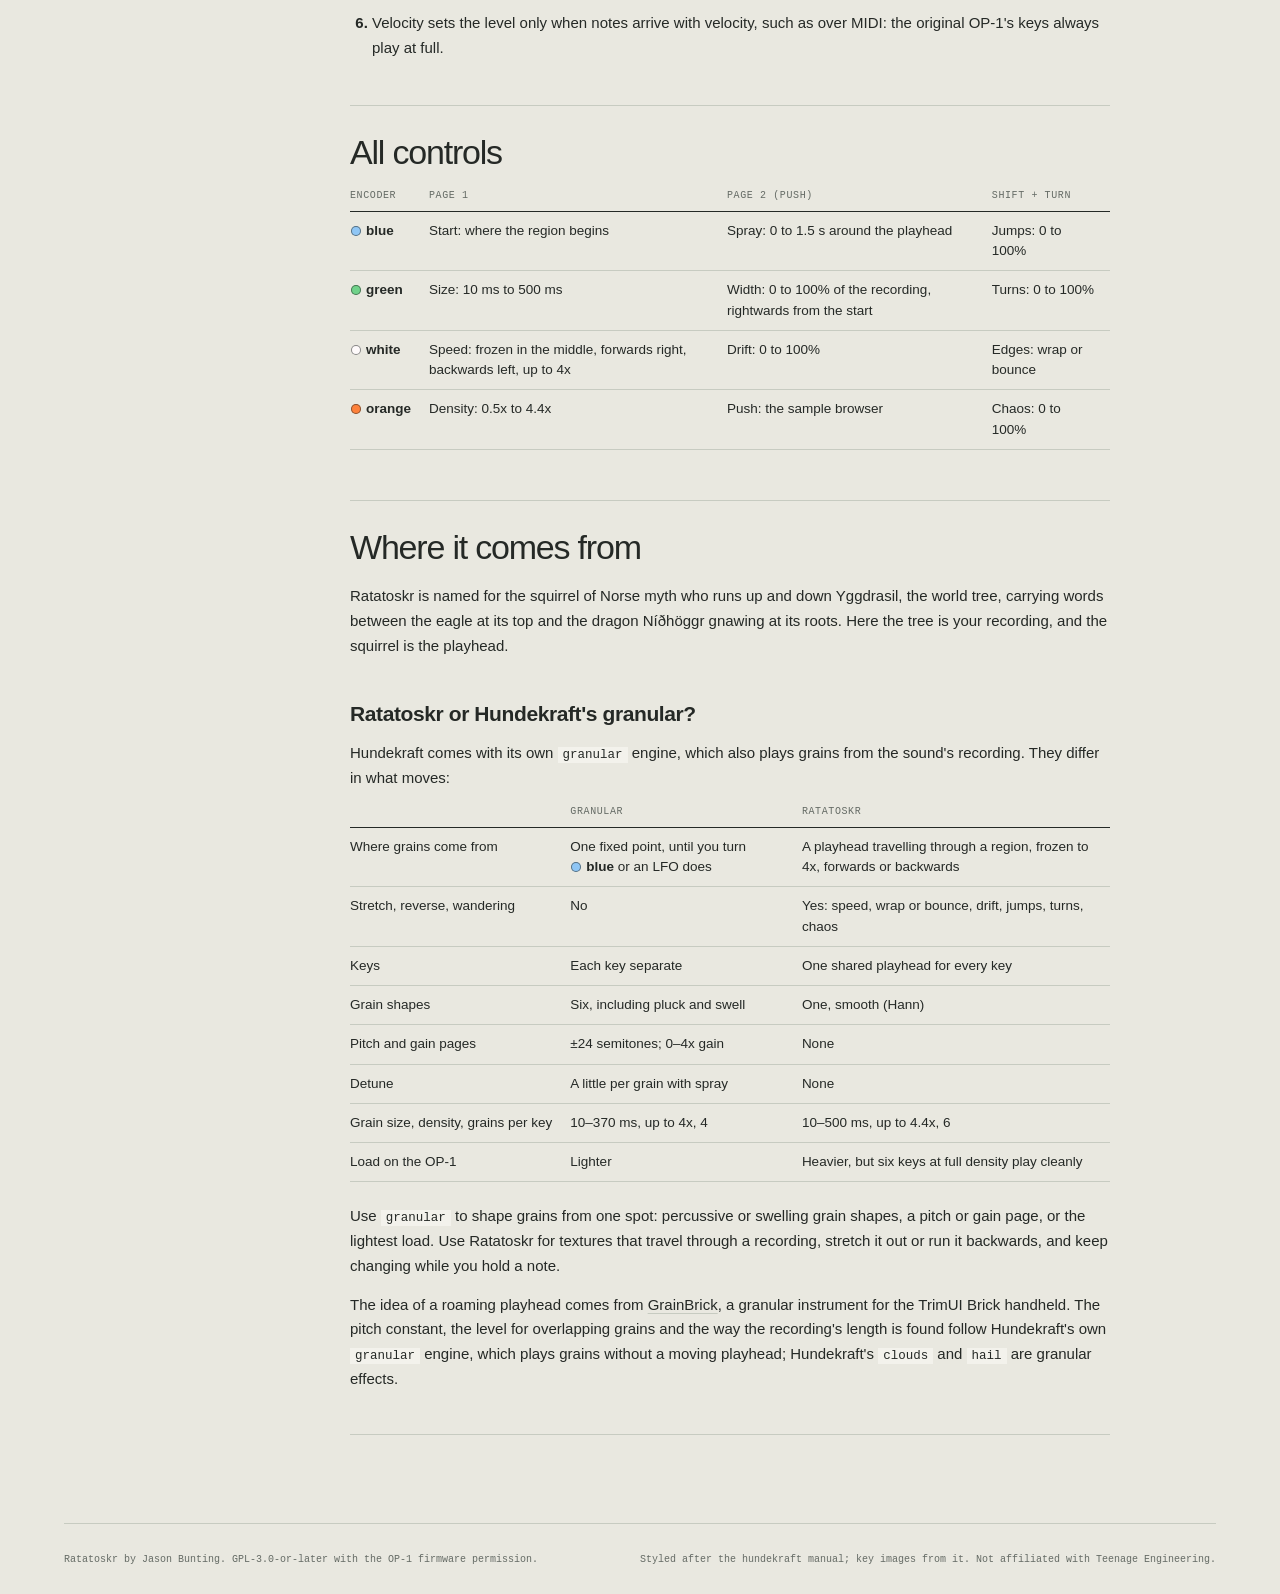
<file: ratatoskr/manual/manual.html>
<!doctype html>
<html lang="en">
<head>
<meta charset="utf-8"><meta name="viewport" content="width=device-width, initial-scale=1">
<title>Ratatoskr Manual</title>
<meta name="description" content="Ratatoskr, a synth engine for the OP-1 under Hundekraft: a grain cloud from your own recording, with a playhead that roams, stretches, drifts and jumps.">
<link rel="stylesheet" href="manual.css">
</head>
<body>
<header><a href="manual.html" class="wordmark">Ratatoskr <span>a grain cloud for hundekraft</span></a><span class="edition">ORIGINAL OP–1 · HUNDEKRAFT 3.3.2 · RATATOSKR 0.3.8</span></header>
<main>
<section class="intro"><div class="eyebrow">RATATOSKR / MANUAL</div><h1>Up and down the tree.</h1><p>Ratatoskr is a synth engine that turns a recording into a cloud of tiny overlapping grains. A playhead scurries through the recording, slow enough to stretch a word into a pad, fast enough to scatter it, forwards, backwards or frozen still, and it can drift, leap, turn and bounce about by itself. Every key plays the cloud at its own pitch.</p><div class="manual-actions"><a href="#start">Get started ↓</a><a href="#roam">The playhead ↓</a><a href="#recipes">Recipes ↓</a></div></section>
<div class="manual-grid">
<details class="toc" open><summary>Contents</summary><ol>
<li><a href="#about">About this manual</a><ol><li><a href="#notation">How to read the controls</a></li></ol></li>
<li><a href="#start">Get started</a></li>
<li><a href="#record">Recording</a><ol><li><a href="#browser">Loading a saved sample</a></li></ol></li>
<li><a href="#screen">The screen</a></li>
<li><a href="#grains">Grains</a></li>
<li><a href="#roam">The playhead</a><ol><li><a href="#region">The region</a></li><li><a href="#speed">Speed and stretching</a></li><li><a href="#wander">Wander: drift, jumps, turns, edges and chaos</a></li></ol></li>
<li><a href="#play">Playing it</a></li>
<li><a href="#lfo">With the OP-1's LFOs</a></li>
<li><a href="#recipes">Recipes</a></li>
<li><a href="#limits">Limits</a></li>
<li><a href="#controls">All controls</a></li>
<li><a href="#credits">Where it comes from</a></li>
</ol></details>
<article class="manual-body">

<section class="chapter" id="about"><h2>About this manual</h2>
<p>Ratatoskr is a synth engine, so everything the OP-1 does around an engine still works as usual: the envelope, the effects, the LFOs, the octave, and saving sounds. Teenage Engineering's guide covers those: <a href="https://teenage.engineering/guides/op-1/original/synthesizer-mode" target="_blank" rel="noopener noreferrer">teenage.engineering/guides/op-1/original/synthesizer-mode</a>. This manual covers Ratatoskr's own knobs, screen and playhead.</p>
<div class="sub">
<h3 id="notation">How to read the controls</h3>
<p>The OP-1 has four encoders. This manual calls them by colour, left to right: <span class="enc enc-b">blue</span>, <span class="enc enc-g">green</span>, <span class="enc enc-w">white</span> and <span class="enc enc-o">orange</span>.</p>
<ol>
<li><strong>Turn</strong> an encoder to change a value. <strong>Push</strong> an encoder until it clicks to press it like a button.</li>
<li><strong>Press</strong> a key, or <strong>hold</strong> it while you do something else. "<span class="okey okey-text">Shift</span> + <span class="okey okey-text">T1</span>" means hold <span class="okey okey-text">Shift</span> and press <span class="okey okey-text">T1</span>.</li>
<li>Text in a black box, such as <span class="lcd">speed +0.25x</span>, is what the screen shows.</li>
</ol>
<p>Screens have numbered dots. The list beside the picture says what each number shows. Dot colour matches the encoder that changes that part.</p>
</div>
</section>

<section class="chapter" id="start"><h2>Get started</h2>
<ol>
<li>Install <code>ratatoskr.knl</code> from the Hundekraft workshop's <strong>Your plugins</strong> page. Building it is described in the <a href="../README.md">Ratatoskr README</a>.</li>
<li>Press <img class="okey" src="keys/synth.png" alt="synth" title="synth"> and pick a sound with a sound key, 1 to 8.</li>
<li>Hold <span class="okey okey-text">Shift</span> and press <span class="okey okey-text">T1</span>. Turn <span class="enc enc-b">blue</span> to <code>ratatoskr</code> and press <span class="okey okey-text">T1</span>.</li>
<li>Record something into it, as in <a href="#record">Recording</a>: press the input key, hold any key while you sing or play into the mic, and let go.</li>
<li>Hold a key. You hear a soft, smeared version of your recording, creeping forwards through it at a quarter of its speed.</li>
</ol>
</section>

<section class="chapter" id="record"><h2>Recording</h2>
<p>Ratatoskr plays the sound's own sample: the same audio the stock sampler engine would play on that sound, up to six seconds, mono. Record it with Ratatoskr selected:</p>
<ol>
<li>Press the input key (top right, the microphone symbol). It records from the OP-1's selected input source, as the sampler does; TE's guide explains choosing the mic, line in or the radio.</li>
<li>Hold any keyboard key and sing, speak or play. Let go to stop.</li>
<li>The sound stays on Ratatoskr, and the new recording appears across the top of the screen.</li>
</ol>
<aside class="note note-warning"><span>Warning</span><p>Record with Ratatoskr selected rather than in the sampler engine before switching. When a sound switches to Ratatoskr, the OP-1 loads that sound's sample from its disk, which can be an older recording than the one you just made.</p></aside>
<p>Material with movement in it works best: a sung phrase, a few chords, a spoken sentence, a drum loop. A single steady tone sounds much the same wherever the playhead is.</p>
<div class="sub">
<h3 id="browser">Loading a saved sample</h3>
<p>Push <span class="enc enc-o">orange</span> to open the sampler's sample browser. It lists the sampler presets on the OP-1; pick one and press <span class="enc enc-w">white</span> to load its sample into the sound. The sound stays on Ratatoskr with its own settings.</p>
</div>
</section>

<section class="chapter" id="screen"><h2>The screen</h2>
<figure class="screen side"><div class="shot" role="img" aria-label="Screenshot to come: Ratatoskr's screen while playing"><b>img/screen.png</b><span>Ratatoskr's screen, a key held: the recording as columns with the region white, the green bracket under it, the blue arrow, the white read line and red grain ticks, the bottom row on page 1.</span></div><figcaption><b>Fig. 1</b> Ratatoskr's screen.</figcaption><ol class="legend"><li><i class="dot dot-n">0</i><span>Across the top: the Shift + turn settings, jumps, turns, wrap or bounce, and chaos</span></li><li><i class="dot dot-n">1</i><span>The recording as columns, one per slice of time, as tall as the sound there. The region's part is white, the rest grey</span></li><li><i class="dot dot-n">2</i><span>The thin white line: where the grains are being read from right now (the playhead plus wander's drift)</span></li><li><i class="dot dot-g">3</i><span>The green bracket: the region. Its left end is <span class="enc enc-b">blue</span>'s start; <span class="enc enc-g">green</span>'s width on page 2 sets its right end</span></li><li><i class="dot dot-b">4</i><span>The blue arrow: the playhead</span></li><li><i class="dot dot-n">5</i><span>Red ticks: every grain sounding now, one row per key held</span></li><li><i class="dot dot-n">6</i><span>Each knob's name and value, in its colour</span></li></ol></figure>
<p>A knob on its second page shows its page-2 name and a second line above its colour. With nothing recorded on the sound, the screen says <span class="lcd">record a sample first</span> and the keys are silent.</p>
</section>

<section class="chapter" id="grains"><h2>Grains</h2>
<p>A grain is a short slice of the recording that fades in and out smoothly. Ratatoskr starts new grains all the time, each taken from around the playhead, and overlaps them into a continuous cloud. Page 1's <span class="enc enc-g">green</span> and <span class="enc enc-o">orange</span>, and page 2's <span class="enc enc-b">blue</span>, shape the grains:</p>
<div class="table"><table><thead><tr><th scope="col">Knob</th><th scope="col">Does</th></tr></thead><tbody>
<tr><td data-label="Knob"><span class="enc enc-g">green</span> <span class="lcd">size</span></td><td data-label="Does">How long each grain is, <span class="lcd">10ms</span> to <span class="lcd">500ms</span>. Short grains buzz and blur the sound into texture; long ones keep words and notes recognisable</td></tr>
<tr><td data-label="Knob"><span class="enc enc-o">orange</span> <span class="lcd">density</span></td><td data-label="Does">How much the grains overlap, <span class="lcd">0.5x</span> to <span class="lcd">4.4x</span>. Below 1x there are gaps between them; high values make a thick, smooth cloud. The level is evened out as it rises</td></tr>
<tr><td data-label="Knob"><span class="enc enc-b">blue</span> page 2 <span class="lcd">spray</span></td><td data-label="Does">How far from the playhead each grain may start, up to 1.5 seconds either way, at random. At zero every grain starts at the playhead; turned up, the cloud mixes moments from all around it</td></tr>
</tbody></table></div>
</section>

<section class="chapter" id="roam"><h2>The playhead</h2>
<p>The playhead is what moves. It travels through a stretch of the recording, the region, at the speed <span class="enc enc-w">white</span> sets, and the grains follow it. It is shared by every key you hold, and it only moves while something is playing, so each new note carries on from where the last one left off.</p>
<div class="sub">
<h3 id="region">The region</h3>
<ol>
<li><span class="enc enc-b">blue</span> <span class="lcd">start</span> sets where the region begins, shown in seconds into the recording.</li>
<li><span class="enc enc-g">green</span> page 2 <span class="lcd">width</span> sets how far it reaches to the right, from <span class="lcd">0%</span> to the whole recording. The start stays put; only the end moves, and it stops at the recording's end.</li>
<li>At width 0 the playhead sits on the start and doesn't move, whatever the speed: turning <span class="enc enc-b">blue</span> then scrubs through the recording by hand.</li>
<li>When the playhead reaches the end of the region it wraps round to the start, and the other way round when it runs backwards. With edges set to <span class="lcd">bounce</span> (<a href="#wander">Shift + white</a>) it reverses instead.</li>
</ol>
</div>
<div class="sub">
<h3 id="speed">Speed and stretching</h3>
<p><span class="enc enc-w">white</span> <span class="lcd">speed</span> is centred: in the middle it reads <span class="lcd">frozen</span> and the playhead stands still. Turn right to go forwards and left to go backwards, up to <span class="lcd">4.00x</span> either way. <span class="lcd">+1.00x</span>, three quarters of the way to the right, moves through the recording at its own speed.</p>
<p>The speed of the playhead and the pitch of the grains are separate. Below 1x the recording is stretched out in time without dropping in pitch: at <span class="lcd">+0.25x</span> a one-second word takes four seconds. Above 1x it is squeezed, still at the same pitch. The pitch comes from the key you play.</p>
<aside class="note note-tip"><span>Tip</span><p>Most of <span class="enc enc-w">white</span>'s turn is given to the slow speeds, where stretching happens. Frozen with a long grain size and high density gives a held, still pad of one moment of the recording.</p></aside>
</div>
<div class="sub">
<h3 id="wander">Wander: drift, jumps, turns, edges and chaos</h3>
<p>Five settings let the squirrel off its line. Drift is on <span class="enc enc-w">white</span>'s page 2. The other four are on <strong>Shift + turn</strong>: hold <span class="okey okey-text">Shift</span> and turn an encoder. They move one step per click, are saved with the sound, and show across the top of the screen, each above its encoder in its colour, for example <span class="lcd">jumps 30%</span>. The one you changed last is brighter and underlined.</p>
<div class="table"><table><thead><tr><th scope="col">Control</th><th scope="col">Does</th></tr></thead><tbody>
<tr><td data-label="Control"><span class="enc enc-w">white</span> page 2 <span class="lcd">drift</span></td><td data-label="Does">0 to 100%: the read point (the thin white line) wobbles around the playhead, up to a quarter of the region either way, changing aim every second or so</td></tr>
<tr><td data-label="Control"><span class="okey okey-text">Shift</span> + <span class="enc enc-b">blue</span> <span class="lcd">jumps</span></td><td data-label="Does">0 to 100% in 10% steps: now and then the playhead leaps to a random place in the region, up to about once every two seconds</td></tr>
<tr><td data-label="Control"><span class="okey okey-text">Shift</span> + <span class="enc enc-g">green</span> <span class="lcd">turns</span></td><td data-label="Does">0 to 100% in 10% steps: now and then it turns round and runs the other way, up to a little under once a second</td></tr>
<tr><td data-label="Control"><span class="okey okey-text">Shift</span> + <span class="enc enc-w">white</span> <span class="lcd">wrap</span> / <span class="lcd">bounce</span></td><td data-label="Does">What happens at the region's ends. <span class="lcd">wrap</span>: the playhead jumps back to the other end and carries on the same way. <span class="lcd">bounce</span>: it reverses, ping-ponging between the ends</td></tr>
<tr><td data-label="Control"><span class="okey okey-text">Shift</span> + <span class="enc enc-o">orange</span> <span class="lcd">chaos</span></td><td data-label="Does">0 to 100% in 10% steps: jumps and turns stop coming at a steady random rate and arrive in bursts and lulls instead, with a new mood every second or so. On average they come about as often as without chaos</td></tr>
</tbody></table></div>
<p>Low drift gives a gently restless texture; jumps and turns scatter the recording into an ever-changing collage. Jumps and turns stay inside the region, so narrow the region to keep the wandering on one part of the recording. A new sound starts with all five at zero and wrap.</p>
</div>
</section>

<section class="chapter" id="play"><h2>Playing it</h2>
<ol>
<li>Each key plays the cloud at its own pitch. C4 (the middle C at the normal octave) plays the recording at its own pitch.</li>
<li>Six keys at once, as every OP-1 synth engine. Every key reads from the same playhead, so a chord is one cloud at several pitches.</li>
<li>Ratatoskr uses the OP-1's own envelope (<span class="okey okey-text">T2</span>). A slow attack and a long release make it a pad; a short decay turns each note into a burst of grains.</li>
<li>The OP-1's effects (<span class="okey okey-text">T3</span>) suit it well: a delay or a spring reverb spreads the cloud further.</li>
</ol>
</section>

<section class="chapter" id="lfo"><h2>With the OP-1's LFOs</h2>
<p>The OP-1's LFOs can turn Ratatoskr's page-1 knobs for you. On a synth sound, <span class="okey okey-text">T4</span> switches the LFO on and off, and <span class="okey okey-text">Shift</span> + <span class="okey okey-text">T4</span> picks its type. Each type uses the four encoders differently (from TE's guide):</p>
<div class="table"><table><thead><tr><th scope="col">LFO</th><th scope="col">Encoders</th><th scope="col">With Ratatoskr</th></tr></thead><tbody>
<tr><td data-label="LFO">Value</td><td data-label="Encoders"><span class="enc enc-b">speed</span> <span class="enc enc-g">amount</span> <span class="enc enc-w">destination</span> <span class="enc enc-o">parameter</span></td><td data-label="With Ratatoskr">Destination the synth, parameter <span class="enc enc-b">blue</span>: the region slides back and forth through the recording. With width at 0 this scrubs, like rocking a tape reel by hand. On <span class="enc enc-w">white</span>, the playhead swings between forwards and backwards</td></tr>
<tr><td data-label="LFO">Element</td><td data-label="Encoders"><span class="enc enc-b">source</span> <span class="enc enc-g">amount</span> <span class="enc enc-w">destination</span> <span class="enc enc-o">parameter</span></td><td data-label="With Ratatoskr">Source the g-force sensor, parameter <span class="enc enc-b">blue</span>: tilt the OP-1 to move through the recording. Source the envelope, parameter <span class="enc enc-g">green</span>: grains grow longer as each note opens</td></tr>
<tr><td data-label="LFO">Random</td><td data-label="Encoders"><span class="enc enc-b">amount</span> <span class="enc enc-g">speed</span> <span class="enc enc-w">destination</span> <span class="enc enc-o">attack/decay</span></td><td data-label="With Ratatoskr">Moves start, size, speed and density all at once. Keep the amount small, or the cloud changes character constantly</td></tr>
</tbody></table></div>
<p>The LFOs reach page 1 only. The white line and blue arrow on the screen show where an LFO has moved the playhead.</p>
</section>

<section class="chapter" id="recipes"><h2>Recipes</h2>
<p>A Ratatoskr sound always plays whatever is recorded on it, so instead of presets, here are settings to dial in on your own recording. Start from a fresh Ratatoskr sound and change only what each recipe lists. Values are what the screen shows; "p2" means page 2.</p>
<div class="table"><table><thead><tr><th scope="col">Recipe</th><th scope="col">Settings</th><th scope="col">Sounds like</th></tr></thead><tbody>
<tr><td data-label="Recipe"><strong>Frozen pad</strong></td><td data-label="Settings"><span class="lcd">speed frozen</span> <span class="lcd">size 300ms</span> <span class="lcd">density 4.0x</span> <span class="lcd">spray 50ms</span>; slow attack and long release on <span class="okey okey-text">T2</span></td><td data-label="Sounds like">One moment of the recording held still as a chord pad. Move <span class="enc enc-b">start</span> to pick the moment</td></tr>
<tr><td data-label="Recipe"><strong>Slow time</strong></td><td data-label="Settings"><span class="lcd">start 0.00s</span> <span class="lcd">width 100%</span> <span class="lcd">speed +0.10x</span> <span class="lcd">size 150ms</span> <span class="lcd">density 2.5x</span></td><td data-label="Sounds like">The whole recording, ten times slower, at its own pitch</td></tr>
<tr><td data-label="Recipe"><strong>Ebb</strong></td><td data-label="Settings"><span class="lcd">speed -0.50x</span> <span class="lcd">size 200ms</span> <span class="lcd">density 3.0x</span> <span class="lcd">width 100%</span></td><td data-label="Sounds like">The recording drawn backwards, smooth rather than choppy</td></tr>
<tr><td data-label="Recipe"><strong>Shimmer</strong></td><td data-label="Settings"><span class="lcd">size 80ms</span> <span class="lcd">density 4.4x</span> <span class="lcd">spray 300ms</span>; play an octave up</td><td data-label="Sounds like">A glittering haze around the playhead</td></tr>
<tr><td data-label="Recipe"><strong>Buzz</strong></td><td data-label="Settings"><span class="lcd">size 10ms</span> to <span class="lcd">25ms</span> <span class="lcd">density 0.5x</span> <span class="lcd">speed +1.00x</span> <span class="lcd">spray 0ms</span></td><td data-label="Sounds like">A gritty, stuttering, machine-like read of the recording</td></tr>
<tr><td data-label="Recipe"><strong>Scurry</strong></td><td data-label="Settings"><span class="lcd">width 100%</span> <span class="lcd">speed +1.00x</span> <span class="lcd">drift 40%</span> <span class="lcd">jumps 50%</span> <span class="lcd">turns 50%</span> <span class="lcd">size 60ms</span> <span class="lcd">density 2.0x</span></td><td data-label="Sounds like">The squirrel loose in the tree: darting forwards and back, leaping between parts</td></tr>
<tr><td data-label="Recipe"><strong>Scrub</strong></td><td data-label="Settings"><span class="lcd">width 0%</span> <span class="lcd">size 100ms</span> <span class="lcd">density 3.0x</span>; a Value LFO on <span class="enc enc-b">blue</span>, slow</td><td data-label="Sounds like">Rocking back and forth over the recording, like a tape reel turned by hand</td></tr>
</tbody></table></div>
<p>When a recipe works on a recording, save the sound as TE's guide describes; the sound keeps Ratatoskr's settings.</p>
</section>

<section class="chapter" id="limits"><h2>Limits</h2>
<ol>
<li>Six voices, as every OP-1 synth engine, with up to six grains each.</li>
<li>Recordings up to six seconds, mono, as the OP-1's sampler.</li>
<li>The playhead moves only while a key sounds; between notes it waits.</li>
<li>The OP-1's LFOs reach the page-1 knobs, not spray, width, drift or the Shift settings.</li>
<li>The Shift settings need a core that saves engine records (Hundekraft 3.3 and later do). Older cores refuse the plugin.</li>
<li>Velocity sets the level only when notes arrive with velocity, such as over MIDI: the original OP-1's keys always play at full.</li>
</ol>
</section>

<section class="chapter" id="controls"><h2>All controls</h2>
<div class="table"><table><thead><tr><th scope="col">Encoder</th><th scope="col">Page 1</th><th scope="col">Page 2 (push)</th><th scope="col">Shift + turn</th></tr></thead><tbody>
<tr><td data-label="Encoder"><span class="enc enc-b">blue</span></td><td data-label="Page 1">Start: where the region begins</td><td data-label="Page 2 (push)">Spray: 0 to 1.5 s around the playhead</td><td data-label="Shift + turn">Jumps: 0 to 100%</td></tr>
<tr><td data-label="Encoder"><span class="enc enc-g">green</span></td><td data-label="Page 1">Size: 10 ms to 500 ms</td><td data-label="Page 2 (push)">Width: 0 to 100% of the recording, rightwards from the start</td><td data-label="Shift + turn">Turns: 0 to 100%</td></tr>
<tr><td data-label="Encoder"><span class="enc enc-w">white</span></td><td data-label="Page 1">Speed: frozen in the middle, forwards right, backwards left, up to 4x</td><td data-label="Page 2 (push)">Drift: 0 to 100%</td><td data-label="Shift + turn">Edges: wrap or bounce</td></tr>
<tr><td data-label="Encoder"><span class="enc enc-o">orange</span></td><td data-label="Page 1">Density: 0.5x to 4.4x</td><td data-label="Page 2 (push)">Push: the sample browser</td><td data-label="Shift + turn">Chaos: 0 to 100%</td></tr>
</tbody></table></div>
</section>

<section class="chapter" id="credits"><h2>Where it comes from</h2>
<p>Ratatoskr is named for the squirrel of Norse myth who runs up and down Yggdrasil, the world tree, carrying words between the eagle at its top and the dragon Níðhöggr gnawing at its roots. Here the tree is your recording, and the squirrel is the playhead.</p>
<h3 id="vs-granular">Ratatoskr or Hundekraft's granular?</h3>
<p>Hundekraft comes with its own <code>granular</code> engine, which also plays grains from the sound's recording. They differ in what moves:</p>
<div class="table"><table><thead><tr><th scope="col"></th><th scope="col">granular</th><th scope="col">Ratatoskr</th></tr></thead><tbody>
<tr><td data-label="">Where grains come from</td><td data-label="granular">One fixed point, until you turn <span class="enc enc-b">blue</span> or an LFO does</td><td data-label="Ratatoskr">A playhead travelling through a region, frozen to 4x, forwards or backwards</td></tr>
<tr><td data-label="">Stretch, reverse, wandering</td><td data-label="granular">No</td><td data-label="Ratatoskr">Yes: speed, wrap or bounce, drift, jumps, turns, chaos</td></tr>
<tr><td data-label="">Keys</td><td data-label="granular">Each key separate</td><td data-label="Ratatoskr">One shared playhead for every key</td></tr>
<tr><td data-label="">Grain shapes</td><td data-label="granular">Six, including pluck and swell</td><td data-label="Ratatoskr">One, smooth (Hann)</td></tr>
<tr><td data-label="">Pitch and gain pages</td><td data-label="granular">±24 semitones; 0–4x gain</td><td data-label="Ratatoskr">None</td></tr>
<tr><td data-label="">Detune</td><td data-label="granular">A little per grain with spray</td><td data-label="Ratatoskr">None</td></tr>
<tr><td data-label="">Grain size, density, grains per key</td><td data-label="granular">10–370 ms, up to 4x, 4</td><td data-label="Ratatoskr">10–500 ms, up to 4.4x, 6</td></tr>
<tr><td data-label="">Load on the OP-1</td><td data-label="granular">Lighter</td><td data-label="Ratatoskr">Heavier, but six keys at full density play cleanly</td></tr>
</tbody></table></div>
<p>Use <code>granular</code> to shape grains from one spot: percussive or swelling grain shapes, a pitch or gain page, or the lightest load. Use Ratatoskr for textures that travel through a recording, stretch it out or run it backwards, and keep changing while you hold a note.</p>
<p>The idea of a roaming playhead comes from <a href="https://github.com/ETRNLIAM/GrainBrick" target="_blank" rel="noopener noreferrer">GrainBrick</a>, a granular instrument for the TrimUI Brick handheld. The pitch constant, the level for overlapping grains and the way the recording's length is found follow Hundekraft's own <code>granular</code> engine, which plays grains without a moving playhead; Hundekraft's <code>clouds</code> and <code>hail</code> are granular effects.</p>
</section>

</article>
</div>
</main>
<footer><span>Ratatoskr by Jason Bunting. GPL-3.0-or-later with the OP-1 firmware permission.</span><span>Styled after the hundekraft manual; key images from it. Not affiliated with Teenage Engineering.</span></footer>
</body>
</html>
</file>
<file: bifrost/manual/manual.css>
/* Mouth manual. The look, colours, key badges and figure layout follow the Hundekraft workshop manual
 * (https://github.com/hundekraft/op1-workshop, manual/manual.css and style.css, GPL-3.0-or-later), as the Pattern+
 * manual does; this is a copy of patternplus/manual/manual.css so each project stands alone. */
:root{--paper:#e9e8e0;--ink:#252926;--muted:#656b65;--line:#c7cbc1;--red:#d87765;
 --knob-b:#8fc6f5;--knob-g:#70d28a;--knob-w:#fefafb;--knob-o:#fe813b;
 font-family:"Helvetica Neue",Helvetica,sans-serif;color:var(--ink);background:var(--paper);font-synthesis:none}
*{box-sizing:border-box}
body{margin:0;background:var(--paper)}
a{color:inherit}
:focus-visible{outline:3px solid #267bb2;outline-offset:5px}
header,footer{display:flex;justify-content:space-between;align-items:center;margin:0 5vw;padding:28px 0;border-bottom:1px solid var(--ink);gap:20px}
footer{border-top:1px solid var(--line);border-bottom:0;color:var(--muted);font:10px/1.5 "SFMono-Regular",Consolas,monospace}
.wordmark{font-weight:800;font-size:22px;text-decoration:none;letter-spacing:-1px}
.wordmark span{margin-left:25px;font-size:11px;letter-spacing:.04em;font-weight:400}
.edition,.eyebrow{font:11px/1.5 "SFMono-Regular",Consolas,monospace;letter-spacing:.04em}
main{max-width:1440px;margin:auto;padding:0 5vw}
.intro{padding:56px 0 36px}
.eyebrow{margin-bottom:20px}
h1{font-size:clamp(44px,5vw,76px);font-weight:500;line-height:.98;letter-spacing:-.065em;margin:0 0 22px}
.intro p{font-size:17px;line-height:1.5;color:var(--muted);margin:0;max-width:640px}
.manual-actions{display:flex;flex-wrap:wrap;gap:12px 22px;margin-top:26px;font-size:14px}
.manual-grid{display:grid;grid-template-columns:230px minmax(0,1fr);gap:56px;align-items:start;border-top:2px solid var(--ink);padding-top:28px}
.toc{position:sticky;top:20px;max-height:calc(100vh - 40px);overflow:auto;font-size:13px;padding-bottom:20px}
.toc summary{font:11px/1.5 "SFMono-Regular",Consolas,monospace;letter-spacing:.04em;list-style:none;margin-bottom:12px;text-transform:uppercase}
.toc summary::-webkit-details-marker{display:none}
.toc ol{list-style:none;margin:0;padding:0}
.toc>ol>li{margin:0 0 6px}
.toc a{text-decoration:none;color:var(--muted);display:block;padding:2px 0}
.toc a:hover{color:var(--ink)}
.toc ol ol{padding-left:12px;border-left:1px solid var(--line);margin:4px 0 8px}
.manual-body{max-width:760px;min-width:0;overflow-wrap:break-word;font-size:15px;line-height:1.65;padding-bottom:60px}
.chapter{padding-bottom:28px;margin-bottom:28px;border-bottom:1px solid var(--line);scroll-margin-top:16px}
.chapter>h2{font-size:34px;font-weight:500;letter-spacing:-1.2px;line-height:1.1;margin:8px 0 18px}
.manual-body h3{font-size:21px;font-weight:600;letter-spacing:-.4px;margin:38px 0 10px;scroll-margin-top:16px}
.manual-body h4{font-size:15px;font-weight:700;margin:26px 0 6px;scroll-margin-top:16px}
.manual-body p{margin:0 0 14px}
.manual-body ul,.manual-body ol{margin:0 0 16px;padding-left:22px}
.manual-body li{margin:0 0 6px}
.manual-body ol>li::marker{font-weight:600}
.manual-body a{text-decoration-color:var(--line);text-underline-offset:3px}
.manual-body a:hover{text-decoration-color:var(--ink)}
code{font:12.5px "SFMono-Regular",Consolas,monospace;background:#f3f2ec;padding:1px 5px}
.lcd{font:600 12.5px "SFMono-Regular",Consolas,monospace;background:#111;color:#eee;padding:2px 6px;border-radius:3px;white-space:nowrap}
.lcd.red{color:var(--red)}.lcd.green{color:var(--knob-g)}
.enc{font-weight:600;white-space:nowrap}
.enc::before{content:"";display:inline-block;width:10px;height:10px;border-radius:50%;margin:0 5px 0 1px;vertical-align:-1px;background:var(--c);box-shadow:0 0 0 1px rgba(37,41,38,.55) inset}
.enc-b{--c:var(--knob-b)}.enc-g{--c:var(--knob-g)}.enc-w{--c:var(--knob-w)}.enc-o{--c:var(--knob-o)}
.knobchip{display:inline-block;font-weight:600;padding:1px 10px 2px;border-radius:100px;background:var(--c);box-shadow:0 0 0 1px rgba(37,41,38,.45) inset;white-space:nowrap}
.table{overflow-x:auto;margin:6px 0 22px}
.manual-body table{width:100%;border-collapse:collapse;font-size:13.5px;line-height:1.5}
.manual-body th{font:10px/1.4 "SFMono-Regular",Consolas,monospace;letter-spacing:.06em;text-transform:uppercase;color:var(--muted);text-align:left;font-weight:400;padding:0 12px 8px 0;border-bottom:1px solid var(--ink)}
.manual-body td{padding:9px 12px 9px 0;border-bottom:1px solid var(--line);vertical-align:top}
.manual-body td:first-child{white-space:nowrap;padding-right:18px}
.note{display:grid;grid-template-columns:78px 1fr;gap:12px;border-left:3px solid var(--c);background:#f3f2ec;padding:12px 16px;margin:8px 0 20px;font-size:14px}
.note span{font:10px/2 "SFMono-Regular",Consolas,monospace;letter-spacing:.08em;text-transform:uppercase;color:var(--c)}
.note p{margin:0}
.note-tip{--c:#4f8a49}.note-note{--c:#3c84b5}.note-warning{--c:#c26e1a}
.screen{margin:10px 0 28px}
.screen>img,.screen>.shot{display:block;width:100%;max-width:480px;height:auto;background:#000;border-radius:10px;border:6px solid #1b1d1c}
.screen.small>img,.screen.small>.shot{max-width:360px}
/* a screenshot still to be taken: same frame as a real one */
.screen>.shot{aspect-ratio:2/1;display:flex;flex-direction:column;justify-content:center;align-items:center;gap:6px;padding:16px;text-align:center;color:#9a9f98;font:11px/1.5 "SFMono-Regular",Consolas,monospace}
.shot b{color:#eee;font-size:12px}
.screen figcaption{font-size:13px;color:var(--muted);margin:10px 0 0;max-width:480px}
.screen figcaption b{font:10px "SFMono-Regular",Consolas,monospace;letter-spacing:.06em;color:var(--ink);margin-right:6px;text-transform:uppercase}
.legend{list-style:none;padding:0!important;margin:10px 0 0!important;max-width:640px;font-size:13.5px}
.legend li{display:flex;gap:9px;align-items:flex-start;margin:0 0 7px!important;line-height:1.45}
.dot{flex:none;display:inline-grid;place-items:center;width:19px;height:19px;border-radius:50%;font:700 10px/1 "Helvetica Neue",Helvetica,sans-serif;font-style:normal;color:#111;background:var(--c);box-shadow:0 0 0 1px rgba(0,0,0,.35) inset;margin-top:1px}
.dot-b{--c:var(--knob-b)}.dot-g{--c:var(--knob-g)}.dot-w{--c:var(--knob-w)}.dot-o{--c:var(--knob-o)}.dot-n{--c:#a9a6e6}
.screen.side{display:grid;grid-template-columns:minmax(0,480px) minmax(0,1fr);gap:8px 24px;align-items:start}
.screen.side>.shot,.screen.side>img{grid-row:1}
.screen.side .legend{grid-column:2;grid-row:1;margin:0!important}
.screen.side figcaption{grid-column:1/-1}
/* OP-1 keys: images sized in em so wrapped lines never collide */
.okey{height:1.9em;width:auto;vertical-align:middle;margin:0 .1em}
.manual-body p:has(.okey),.manual-body li:has(.okey),.manual-body td:has(.okey),.screen figcaption:has(.okey),.legend li:has(.okey){line-height:2.2!important}
.okey-text{display:inline-flex;align-items:center;justify-content:center;font:700 .78em/1 "Helvetica Neue",Helvetica,sans-serif;height:2.44em;min-width:2.44em;padding:0 .55em;vertical-align:middle;margin:0 .13em;background:#fff;border:2px solid #252926;border-radius:.45em;color:#252926}
@media(max-width:900px){
 .manual-grid{grid-template-columns:1fr;gap:20px}
 .toc{position:static;max-height:none}
 .screen.side{grid-template-columns:1fr}.screen.side .legend{grid-column:1;grid-row:auto}
 .wordmark span{display:none}
}
@media(max-width:640px){
 header{padding:22px 0}.edition{font-size:9px}
 .manual-body .table{overflow:visible}
 .manual-body table,.manual-body tbody,.manual-body tr,.manual-body td{display:block;width:100%}
 .manual-body thead{display:none}
 .manual-body tr{border-bottom:1px solid var(--line);padding:8px 0}
 .manual-body td{border:0;padding:2px 0}
 .manual-body td[data-label]::before{content:attr(data-label);display:block;font:10px/1.4 "SFMono-Regular",Consolas,monospace;letter-spacing:.06em;text-transform:uppercase;color:var(--muted)}
 .note{grid-template-columns:1fr;gap:2px}
 footer{flex-direction:column;align-items:flex-start;gap:10px}
}
@media print{.toc,header .edition{display:none}.manual-grid{display:block}}
</file>
<file: mirror/manual/manual.css>
/* OP-1 Mirror manual. The look, colours, key badges and figure layout follow the Hundekraft workshop manual
 * (https://github.com/hundekraft/op1-workshop, manual/manual.css and style.css, GPL-3.0-or-later), as the Pattern+
 * manual does; this is a copy of patternplus/manual/manual.css so each project stands alone. */
:root{--paper:#e9e8e0;--ink:#252926;--muted:#656b65;--line:#c7cbc1;--red:#d87765;
 --knob-b:#8fc6f5;--knob-g:#70d28a;--knob-w:#fefafb;--knob-o:#fe813b;
 font-family:"Helvetica Neue",Helvetica,sans-serif;color:var(--ink);background:var(--paper);font-synthesis:none}
*{box-sizing:border-box}
body{margin:0;background:var(--paper)}
a{color:inherit}
:focus-visible{outline:3px solid #267bb2;outline-offset:5px}
header,footer{display:flex;justify-content:space-between;align-items:center;margin:0 5vw;padding:28px 0;border-bottom:1px solid var(--ink);gap:20px}
footer{border-top:1px solid var(--line);border-bottom:0;color:var(--muted);font:10px/1.5 "SFMono-Regular",Consolas,monospace}
.wordmark{font-weight:800;font-size:22px;text-decoration:none;letter-spacing:-1px}
.wordmark span{margin-left:25px;font-size:11px;letter-spacing:.04em;font-weight:400}
.edition,.eyebrow{font:11px/1.5 "SFMono-Regular",Consolas,monospace;letter-spacing:.04em}
main{max-width:1440px;margin:auto;padding:0 5vw}
.intro{padding:56px 0 36px}
.eyebrow{margin-bottom:20px}
h1{font-size:clamp(44px,5vw,76px);font-weight:500;line-height:.98;letter-spacing:-.065em;margin:0 0 22px}
.intro p{font-size:17px;line-height:1.5;color:var(--muted);margin:0;max-width:640px}
.manual-actions{display:flex;flex-wrap:wrap;gap:12px 22px;margin-top:26px;font-size:14px}
.manual-grid{display:grid;grid-template-columns:230px minmax(0,1fr);gap:56px;align-items:start;border-top:2px solid var(--ink);padding-top:28px}
.toc{position:sticky;top:20px;max-height:calc(100vh - 40px);overflow:auto;font-size:13px;padding-bottom:20px}
.toc summary{font:11px/1.5 "SFMono-Regular",Consolas,monospace;letter-spacing:.04em;list-style:none;margin-bottom:12px;text-transform:uppercase}
.toc summary::-webkit-details-marker{display:none}
.toc ol{list-style:none;margin:0;padding:0}
.toc>ol>li{margin:0 0 6px}
.toc a{text-decoration:none;color:var(--muted);display:block;padding:2px 0}
.toc a:hover{color:var(--ink)}
.toc ol ol{padding-left:12px;border-left:1px solid var(--line);margin:4px 0 8px}
.manual-body{max-width:760px;min-width:0;overflow-wrap:break-word;font-size:15px;line-height:1.65;padding-bottom:60px}
.chapter{padding-bottom:28px;margin-bottom:28px;border-bottom:1px solid var(--line);scroll-margin-top:16px}
.chapter>h2{font-size:34px;font-weight:500;letter-spacing:-1.2px;line-height:1.1;margin:8px 0 18px}
.manual-body h3{font-size:21px;font-weight:600;letter-spacing:-.4px;margin:38px 0 10px;scroll-margin-top:16px}
.manual-body h4{font-size:15px;font-weight:700;margin:26px 0 6px;scroll-margin-top:16px}
.manual-body p{margin:0 0 14px}
.manual-body ul,.manual-body ol{margin:0 0 16px;padding-left:22px}
.manual-body li{margin:0 0 6px}
.manual-body ol>li::marker{font-weight:600}
.manual-body a{text-decoration-color:var(--line);text-underline-offset:3px}
.manual-body a:hover{text-decoration-color:var(--ink)}
code{font:12.5px "SFMono-Regular",Consolas,monospace;background:#f3f2ec;padding:1px 5px}
.lcd{font:600 12.5px "SFMono-Regular",Consolas,monospace;background:#111;color:#eee;padding:2px 6px;border-radius:3px;white-space:nowrap}
.lcd.red{color:var(--red)}.lcd.green{color:var(--knob-g)}
.enc{font-weight:600;white-space:nowrap}
.enc::before{content:"";display:inline-block;width:10px;height:10px;border-radius:50%;margin:0 5px 0 1px;vertical-align:-1px;background:var(--c);box-shadow:0 0 0 1px rgba(37,41,38,.55) inset}
.enc-b{--c:var(--knob-b)}.enc-g{--c:var(--knob-g)}.enc-w{--c:var(--knob-w)}.enc-o{--c:var(--knob-o)}
.knobchip{display:inline-block;font-weight:600;padding:1px 10px 2px;border-radius:100px;background:var(--c);box-shadow:0 0 0 1px rgba(37,41,38,.45) inset;white-space:nowrap}
.table{overflow-x:auto;margin:6px 0 22px}
.manual-body table{width:100%;border-collapse:collapse;font-size:13.5px;line-height:1.5}
.manual-body th{font:10px/1.4 "SFMono-Regular",Consolas,monospace;letter-spacing:.06em;text-transform:uppercase;color:var(--muted);text-align:left;font-weight:400;padding:0 12px 8px 0;border-bottom:1px solid var(--ink)}
.manual-body td{padding:9px 12px 9px 0;border-bottom:1px solid var(--line);vertical-align:top}
.manual-body td:first-child{white-space:nowrap;padding-right:18px}
.note{display:grid;grid-template-columns:78px 1fr;gap:12px;border-left:3px solid var(--c);background:#f3f2ec;padding:12px 16px;margin:8px 0 20px;font-size:14px}
.note span{font:10px/2 "SFMono-Regular",Consolas,monospace;letter-spacing:.08em;text-transform:uppercase;color:var(--c)}
.note p{margin:0}
.note-tip{--c:#4f8a49}.note-note{--c:#3c84b5}.note-warning{--c:#c26e1a}
.screen{margin:10px 0 28px}
.screen>img,.screen>.shot{display:block;width:100%;max-width:480px;height:auto;background:#000;border-radius:10px;border:6px solid #1b1d1c}
.screen.small>img,.screen.small>.shot{max-width:360px}
/* a screenshot still to be taken: same frame as a real one */
.screen>.shot{aspect-ratio:2/1;display:flex;flex-direction:column;justify-content:center;align-items:center;gap:6px;padding:16px;text-align:center;color:#9a9f98;font:11px/1.5 "SFMono-Regular",Consolas,monospace}
.shot b{color:#eee;font-size:12px}
.screen figcaption{font-size:13px;color:var(--muted);margin:10px 0 0;max-width:480px}
.screen figcaption b{font:10px "SFMono-Regular",Consolas,monospace;letter-spacing:.06em;color:var(--ink);margin-right:6px;text-transform:uppercase}
.legend{list-style:none;padding:0!important;margin:10px 0 0!important;max-width:640px;font-size:13.5px}
.legend li{display:flex;gap:9px;align-items:flex-start;margin:0 0 7px!important;line-height:1.45}
.dot{flex:none;display:inline-grid;place-items:center;width:19px;height:19px;border-radius:50%;font:700 10px/1 "Helvetica Neue",Helvetica,sans-serif;font-style:normal;color:#111;background:var(--c);box-shadow:0 0 0 1px rgba(0,0,0,.35) inset;margin-top:1px}
.dot-b{--c:var(--knob-b)}.dot-g{--c:var(--knob-g)}.dot-w{--c:var(--knob-w)}.dot-o{--c:var(--knob-o)}.dot-n{--c:#a9a6e6}
.screen.side{display:grid;grid-template-columns:minmax(0,480px) minmax(0,1fr);gap:8px 24px;align-items:start}
.screen.side>.shot,.screen.side>img{grid-row:1}
.screen.side .legend{grid-column:2;grid-row:1;margin:0!important}
.screen.side figcaption{grid-column:1/-1}
/* OP-1 keys: images sized in em so wrapped lines never collide */
.okey{height:1.9em;width:auto;vertical-align:middle;margin:0 .1em}
.manual-body p:has(.okey),.manual-body li:has(.okey),.manual-body td:has(.okey),.screen figcaption:has(.okey),.legend li:has(.okey){line-height:2.2!important}
.okey-text{display:inline-flex;align-items:center;justify-content:center;font:700 .78em/1 "Helvetica Neue",Helvetica,sans-serif;height:2.44em;min-width:2.44em;padding:0 .55em;vertical-align:middle;margin:0 .13em;background:#fff;border:2px solid #252926;border-radius:.45em;color:#252926}
@media(max-width:900px){
 .manual-grid{grid-template-columns:1fr;gap:20px}
 .toc{position:static;max-height:none}
 .screen.side{grid-template-columns:1fr}.screen.side .legend{grid-column:1;grid-row:auto}
 .wordmark span{display:none}
}
@media(max-width:640px){
 header{padding:22px 0}.edition{font-size:9px}
 .manual-body .table{overflow:visible}
 .manual-body table,.manual-body tbody,.manual-body tr,.manual-body td{display:block;width:100%}
 .manual-body thead{display:none}
 .manual-body tr{border-bottom:1px solid var(--line);padding:8px 0}
 .manual-body td{border:0;padding:2px 0}
 .manual-body td[data-label]::before{content:attr(data-label);display:block;font:10px/1.4 "SFMono-Regular",Consolas,monospace;letter-spacing:.06em;text-transform:uppercase;color:var(--muted)}
 .note{grid-template-columns:1fr;gap:2px}
 footer{flex-direction:column;align-items:flex-start;gap:10px}
}
@media print{.toc,header .edition{display:none}.manual-grid{display:block}}
</file>
<file: mouth/manual/manual.css>
/* Mouth manual. The look, colours, key badges and figure layout follow the Hundekraft workshop manual
 * (https://github.com/hundekraft/op1-workshop, manual/manual.css and style.css, GPL-3.0-or-later), as the Pattern+
 * manual does; this is a copy of patternplus/manual/manual.css so each project stands alone. */
:root{--paper:#e9e8e0;--ink:#252926;--muted:#656b65;--line:#c7cbc1;--red:#d87765;
 --knob-b:#8fc6f5;--knob-g:#70d28a;--knob-w:#fefafb;--knob-o:#fe813b;
 font-family:"Helvetica Neue",Helvetica,sans-serif;color:var(--ink);background:var(--paper);font-synthesis:none}
*{box-sizing:border-box}
body{margin:0;background:var(--paper)}
a{color:inherit}
:focus-visible{outline:3px solid #267bb2;outline-offset:5px}
header,footer{display:flex;justify-content:space-between;align-items:center;margin:0 5vw;padding:28px 0;border-bottom:1px solid var(--ink);gap:20px}
footer{border-top:1px solid var(--line);border-bottom:0;color:var(--muted);font:10px/1.5 "SFMono-Regular",Consolas,monospace}
.wordmark{font-weight:800;font-size:22px;text-decoration:none;letter-spacing:-1px}
.wordmark span{margin-left:25px;font-size:11px;letter-spacing:.04em;font-weight:400}
.edition,.eyebrow{font:11px/1.5 "SFMono-Regular",Consolas,monospace;letter-spacing:.04em}
main{max-width:1440px;margin:auto;padding:0 5vw}
.intro{padding:56px 0 36px}
.eyebrow{margin-bottom:20px}
h1{font-size:clamp(44px,5vw,76px);font-weight:500;line-height:.98;letter-spacing:-.065em;margin:0 0 22px}
.intro p{font-size:17px;line-height:1.5;color:var(--muted);margin:0;max-width:640px}
.manual-actions{display:flex;flex-wrap:wrap;gap:12px 22px;margin-top:26px;font-size:14px}
.manual-grid{display:grid;grid-template-columns:230px minmax(0,1fr);gap:56px;align-items:start;border-top:2px solid var(--ink);padding-top:28px}
.toc{position:sticky;top:20px;max-height:calc(100vh - 40px);overflow:auto;font-size:13px;padding-bottom:20px}
.toc summary{font:11px/1.5 "SFMono-Regular",Consolas,monospace;letter-spacing:.04em;list-style:none;margin-bottom:12px;text-transform:uppercase}
.toc summary::-webkit-details-marker{display:none}
.toc ol{list-style:none;margin:0;padding:0}
.toc>ol>li{margin:0 0 6px}
.toc a{text-decoration:none;color:var(--muted);display:block;padding:2px 0}
.toc a:hover{color:var(--ink)}
.toc ol ol{padding-left:12px;border-left:1px solid var(--line);margin:4px 0 8px}
.manual-body{max-width:760px;min-width:0;overflow-wrap:break-word;font-size:15px;line-height:1.65;padding-bottom:60px}
.chapter{padding-bottom:28px;margin-bottom:28px;border-bottom:1px solid var(--line);scroll-margin-top:16px}
.chapter>h2{font-size:34px;font-weight:500;letter-spacing:-1.2px;line-height:1.1;margin:8px 0 18px}
.manual-body h3{font-size:21px;font-weight:600;letter-spacing:-.4px;margin:38px 0 10px;scroll-margin-top:16px}
.manual-body h4{font-size:15px;font-weight:700;margin:26px 0 6px;scroll-margin-top:16px}
.manual-body p{margin:0 0 14px}
.manual-body ul,.manual-body ol{margin:0 0 16px;padding-left:22px}
.manual-body li{margin:0 0 6px}
.manual-body ol>li::marker{font-weight:600}
.manual-body a{text-decoration-color:var(--line);text-underline-offset:3px}
.manual-body a:hover{text-decoration-color:var(--ink)}
code{font:12.5px "SFMono-Regular",Consolas,monospace;background:#f3f2ec;padding:1px 5px}
.lcd{font:600 12.5px "SFMono-Regular",Consolas,monospace;background:#111;color:#eee;padding:2px 6px;border-radius:3px;white-space:nowrap}
.lcd.red{color:var(--red)}.lcd.green{color:var(--knob-g)}
.enc{font-weight:600;white-space:nowrap}
.enc::before{content:"";display:inline-block;width:10px;height:10px;border-radius:50%;margin:0 5px 0 1px;vertical-align:-1px;background:var(--c);box-shadow:0 0 0 1px rgba(37,41,38,.55) inset}
.enc-b{--c:var(--knob-b)}.enc-g{--c:var(--knob-g)}.enc-w{--c:var(--knob-w)}.enc-o{--c:var(--knob-o)}
.knobchip{display:inline-block;font-weight:600;padding:1px 10px 2px;border-radius:100px;background:var(--c);box-shadow:0 0 0 1px rgba(37,41,38,.45) inset;white-space:nowrap}
.table{overflow-x:auto;margin:6px 0 22px}
.manual-body table{width:100%;border-collapse:collapse;font-size:13.5px;line-height:1.5}
.manual-body th{font:10px/1.4 "SFMono-Regular",Consolas,monospace;letter-spacing:.06em;text-transform:uppercase;color:var(--muted);text-align:left;font-weight:400;padding:0 12px 8px 0;border-bottom:1px solid var(--ink)}
.manual-body td{padding:9px 12px 9px 0;border-bottom:1px solid var(--line);vertical-align:top}
.manual-body td:first-child{white-space:nowrap;padding-right:18px}
.note{display:grid;grid-template-columns:78px 1fr;gap:12px;border-left:3px solid var(--c);background:#f3f2ec;padding:12px 16px;margin:8px 0 20px;font-size:14px}
.note span{font:10px/2 "SFMono-Regular",Consolas,monospace;letter-spacing:.08em;text-transform:uppercase;color:var(--c)}
.note p{margin:0}
.note-tip{--c:#4f8a49}.note-note{--c:#3c84b5}.note-warning{--c:#c26e1a}
.screen{margin:10px 0 28px}
.screen>img,.screen>.shot{display:block;width:100%;max-width:480px;height:auto;background:#000;border-radius:10px;border:6px solid #1b1d1c}
.screen.small>img,.screen.small>.shot{max-width:360px}
/* a screenshot still to be taken: same frame as a real one */
.screen>.shot{aspect-ratio:2/1;display:flex;flex-direction:column;justify-content:center;align-items:center;gap:6px;padding:16px;text-align:center;color:#9a9f98;font:11px/1.5 "SFMono-Regular",Consolas,monospace}
.shot b{color:#eee;font-size:12px}
.screen figcaption{font-size:13px;color:var(--muted);margin:10px 0 0;max-width:480px}
.screen figcaption b{font:10px "SFMono-Regular",Consolas,monospace;letter-spacing:.06em;color:var(--ink);margin-right:6px;text-transform:uppercase}
.legend{list-style:none;padding:0!important;margin:10px 0 0!important;max-width:640px;font-size:13.5px}
.legend li{display:flex;gap:9px;align-items:flex-start;margin:0 0 7px!important;line-height:1.45}
.dot{flex:none;display:inline-grid;place-items:center;width:19px;height:19px;border-radius:50%;font:700 10px/1 "Helvetica Neue",Helvetica,sans-serif;font-style:normal;color:#111;background:var(--c);box-shadow:0 0 0 1px rgba(0,0,0,.35) inset;margin-top:1px}
.dot-b{--c:var(--knob-b)}.dot-g{--c:var(--knob-g)}.dot-w{--c:var(--knob-w)}.dot-o{--c:var(--knob-o)}.dot-n{--c:#a9a6e6}
.screen.side{display:grid;grid-template-columns:minmax(0,480px) minmax(0,1fr);gap:8px 24px;align-items:start}
.screen.side>.shot,.screen.side>img{grid-row:1}
.screen.side .legend{grid-column:2;grid-row:1;margin:0!important}
.screen.side figcaption{grid-column:1/-1}
/* OP-1 keys: images sized in em so wrapped lines never collide */
.okey{height:1.9em;width:auto;vertical-align:middle;margin:0 .1em}
.manual-body p:has(.okey),.manual-body li:has(.okey),.manual-body td:has(.okey),.screen figcaption:has(.okey),.legend li:has(.okey){line-height:2.2!important}
.okey-text{display:inline-flex;align-items:center;justify-content:center;font:700 .78em/1 "Helvetica Neue",Helvetica,sans-serif;height:2.44em;min-width:2.44em;padding:0 .55em;vertical-align:middle;margin:0 .13em;background:#fff;border:2px solid #252926;border-radius:.45em;color:#252926}
@media(max-width:900px){
 .manual-grid{grid-template-columns:1fr;gap:20px}
 .toc{position:static;max-height:none}
 .screen.side{grid-template-columns:1fr}.screen.side .legend{grid-column:1;grid-row:auto}
 .wordmark span{display:none}
}
@media(max-width:640px){
 header{padding:22px 0}.edition{font-size:9px}
 .manual-body .table{overflow:visible}
 .manual-body table,.manual-body tbody,.manual-body tr,.manual-body td{display:block;width:100%}
 .manual-body thead{display:none}
 .manual-body tr{border-bottom:1px solid var(--line);padding:8px 0}
 .manual-body td{border:0;padding:2px 0}
 .manual-body td[data-label]::before{content:attr(data-label);display:block;font:10px/1.4 "SFMono-Regular",Consolas,monospace;letter-spacing:.06em;text-transform:uppercase;color:var(--muted)}
 .note{grid-template-columns:1fr;gap:2px}
 footer{flex-direction:column;align-items:flex-start;gap:10px}
}
@media print{.toc,header .edition{display:none}.manual-grid{display:block}}
</file>
<file: patternplus/manual/manual.css>
/* Pattern+ manual. The look, colours, key badges and figure layout follow the Hundekraft workshop manual
 * (https://github.com/hundekraft/op1-workshop, manual/manual.css and style.css, GPL-3.0-or-later), trimmed to what
 * this page uses. The key images in keys/ come from the same manual. */
:root{--paper:#e9e8e0;--ink:#252926;--muted:#656b65;--line:#c7cbc1;--red:#d87765;
 --knob-b:#8fc6f5;--knob-g:#70d28a;--knob-w:#fefafb;--knob-o:#fe813b;
 font-family:"Helvetica Neue",Helvetica,sans-serif;color:var(--ink);background:var(--paper);font-synthesis:none}
*{box-sizing:border-box}
body{margin:0;background:var(--paper)}
a{color:inherit}
:focus-visible{outline:3px solid #267bb2;outline-offset:5px}
header,footer{display:flex;justify-content:space-between;align-items:center;margin:0 5vw;padding:28px 0;border-bottom:1px solid var(--ink);gap:20px}
footer{border-top:1px solid var(--line);border-bottom:0;color:var(--muted);font:10px/1.5 "SFMono-Regular",Consolas,monospace}
.wordmark{font-weight:800;font-size:22px;text-decoration:none;letter-spacing:-1px}
.wordmark span{margin-left:25px;font-size:11px;letter-spacing:.04em;font-weight:400}
.edition,.eyebrow{font:11px/1.5 "SFMono-Regular",Consolas,monospace;letter-spacing:.04em}
main{max-width:1440px;margin:auto;padding:0 5vw}
.intro{padding:56px 0 36px}
.eyebrow{margin-bottom:20px}
h1{font-size:clamp(44px,5vw,76px);font-weight:500;line-height:.98;letter-spacing:-.065em;margin:0 0 22px}
.intro p{font-size:17px;line-height:1.5;color:var(--muted);margin:0;max-width:640px}
.manual-actions{display:flex;flex-wrap:wrap;gap:12px 22px;margin-top:26px;font-size:14px}
.manual-grid{display:grid;grid-template-columns:230px minmax(0,1fr);gap:56px;align-items:start;border-top:2px solid var(--ink);padding-top:28px}
.toc{position:sticky;top:20px;max-height:calc(100vh - 40px);overflow:auto;font-size:13px;padding-bottom:20px}
.toc summary{font:11px/1.5 "SFMono-Regular",Consolas,monospace;letter-spacing:.04em;list-style:none;margin-bottom:12px;text-transform:uppercase}
.toc summary::-webkit-details-marker{display:none}
.toc ol{list-style:none;margin:0;padding:0}
.toc>ol>li{margin:0 0 6px}
.toc a{text-decoration:none;color:var(--muted);display:block;padding:2px 0}
.toc a:hover{color:var(--ink)}
.toc ol ol{padding-left:12px;border-left:1px solid var(--line);margin:4px 0 8px}
.manual-body{max-width:760px;min-width:0;overflow-wrap:break-word;font-size:15px;line-height:1.65;padding-bottom:60px}
.chapter{padding-bottom:28px;margin-bottom:28px;border-bottom:1px solid var(--line);scroll-margin-top:16px}
.chapter>h2{font-size:34px;font-weight:500;letter-spacing:-1.2px;line-height:1.1;margin:8px 0 18px}
.manual-body h3{font-size:21px;font-weight:600;letter-spacing:-.4px;margin:38px 0 10px;scroll-margin-top:16px}
.manual-body h4{font-size:15px;font-weight:700;margin:26px 0 6px;scroll-margin-top:16px}
.manual-body p{margin:0 0 14px}
.manual-body ul,.manual-body ol{margin:0 0 16px;padding-left:22px}
.manual-body li{margin:0 0 6px}
.manual-body ol>li::marker{font-weight:600}
.manual-body a{text-decoration-color:var(--line);text-underline-offset:3px}
.manual-body a:hover{text-decoration-color:var(--ink)}
code{font:12.5px "SFMono-Regular",Consolas,monospace;background:#f3f2ec;padding:1px 5px}
.lcd{font:600 12.5px "SFMono-Regular",Consolas,monospace;background:#111;color:#eee;padding:2px 6px;border-radius:3px;white-space:nowrap}
.lcd.red{color:var(--red)}.lcd.green{color:var(--knob-g)}
.enc{font-weight:600;white-space:nowrap}
.enc::before{content:"";display:inline-block;width:10px;height:10px;border-radius:50%;margin:0 5px 0 1px;vertical-align:-1px;background:var(--c);box-shadow:0 0 0 1px rgba(37,41,38,.55) inset}
.enc-b{--c:var(--knob-b)}.enc-g{--c:var(--knob-g)}.enc-w{--c:var(--knob-w)}.enc-o{--c:var(--knob-o)}
.knobchip{display:inline-block;font-weight:600;padding:1px 10px 2px;border-radius:100px;background:var(--c);box-shadow:0 0 0 1px rgba(37,41,38,.45) inset;white-space:nowrap}
.table{overflow-x:auto;margin:6px 0 22px}
.manual-body table{width:100%;border-collapse:collapse;font-size:13.5px;line-height:1.5}
.manual-body th{font:10px/1.4 "SFMono-Regular",Consolas,monospace;letter-spacing:.06em;text-transform:uppercase;color:var(--muted);text-align:left;font-weight:400;padding:0 12px 8px 0;border-bottom:1px solid var(--ink)}
.manual-body td{padding:9px 12px 9px 0;border-bottom:1px solid var(--line);vertical-align:top}
.manual-body td:first-child{white-space:nowrap;padding-right:18px}
.note{display:grid;grid-template-columns:78px 1fr;gap:12px;border-left:3px solid var(--c);background:#f3f2ec;padding:12px 16px;margin:8px 0 20px;font-size:14px}
.note span{font:10px/2 "SFMono-Regular",Consolas,monospace;letter-spacing:.08em;text-transform:uppercase;color:var(--c)}
.note p{margin:0}
.note-tip{--c:#4f8a49}.note-note{--c:#3c84b5}.note-warning{--c:#c26e1a}
.screen{margin:10px 0 28px}
.screen>img,.screen>.shot{display:block;width:100%;max-width:480px;height:auto;background:#000;border-radius:10px;border:6px solid #1b1d1c}
.screen.small>img,.screen.small>.shot{max-width:360px}
/* a screenshot still to be taken: same frame as a real one */
.screen>.shot{aspect-ratio:2/1;display:flex;flex-direction:column;justify-content:center;align-items:center;gap:6px;padding:16px;text-align:center;color:#9a9f98;font:11px/1.5 "SFMono-Regular",Consolas,monospace}
.shot b{color:#eee;font-size:12px}
.screen figcaption{font-size:13px;color:var(--muted);margin:10px 0 0;max-width:480px}
.screen figcaption b{font:10px "SFMono-Regular",Consolas,monospace;letter-spacing:.06em;color:var(--ink);margin-right:6px;text-transform:uppercase}
.legend{list-style:none;padding:0!important;margin:10px 0 0!important;max-width:640px;font-size:13.5px}
.legend li{display:flex;gap:9px;align-items:flex-start;margin:0 0 7px!important;line-height:1.45}
.dot{flex:none;display:inline-grid;place-items:center;width:19px;height:19px;border-radius:50%;font:700 10px/1 "Helvetica Neue",Helvetica,sans-serif;font-style:normal;color:#111;background:var(--c);box-shadow:0 0 0 1px rgba(0,0,0,.35) inset;margin-top:1px}
.dot-b{--c:var(--knob-b)}.dot-g{--c:var(--knob-g)}.dot-w{--c:var(--knob-w)}.dot-o{--c:var(--knob-o)}.dot-n{--c:#a9a6e6}
.screen.side{display:grid;grid-template-columns:minmax(0,480px) minmax(0,1fr);gap:8px 24px;align-items:start}
.screen.side>.shot,.screen.side>img{grid-row:1}
.screen.side .legend{grid-column:2;grid-row:1;margin:0!important}
.screen.side figcaption{grid-column:1/-1}
/* OP-1 keys: images sized in em so wrapped lines never collide */
.okey{height:1.9em;width:auto;vertical-align:middle;margin:0 .1em}
.manual-body p:has(.okey),.manual-body li:has(.okey),.manual-body td:has(.okey),.screen figcaption:has(.okey),.legend li:has(.okey){line-height:2.2!important}
.okey-text{display:inline-flex;align-items:center;justify-content:center;font:700 .78em/1 "Helvetica Neue",Helvetica,sans-serif;height:2.44em;min-width:2.44em;padding:0 .55em;vertical-align:middle;margin:0 .13em;background:#fff;border:2px solid #252926;border-radius:.45em;color:#252926}
@media(max-width:900px){
 .manual-grid{grid-template-columns:1fr;gap:20px}
 .toc{position:static;max-height:none}
 .screen.side{grid-template-columns:1fr}.screen.side .legend{grid-column:1;grid-row:auto}
 .wordmark span{display:none}
}
@media(max-width:640px){
 header{padding:22px 0}.edition{font-size:9px}
 .manual-body .table{overflow:visible}
 .manual-body table,.manual-body tbody,.manual-body tr,.manual-body td{display:block;width:100%}
 .manual-body thead{display:none}
 .manual-body tr{border-bottom:1px solid var(--line);padding:8px 0}
 .manual-body td{border:0;padding:2px 0}
 .manual-body td[data-label]::before{content:attr(data-label);display:block;font:10px/1.4 "SFMono-Regular",Consolas,monospace;letter-spacing:.06em;text-transform:uppercase;color:var(--muted)}
 .note{grid-template-columns:1fr;gap:2px}
 footer{flex-direction:column;align-items:flex-start;gap:10px}
}
@media print{.toc,header .edition{display:none}.manual-grid{display:block}}
</file>
<file: ratatoskr/manual/manual.css>
/* Mouth manual. The look, colours, key badges and figure layout follow the Hundekraft workshop manual
 * (https://github.com/hundekraft/op1-workshop, manual/manual.css and style.css, GPL-3.0-or-later), as the Pattern+
 * manual does; this is a copy of patternplus/manual/manual.css so each project stands alone. */
:root{--paper:#e9e8e0;--ink:#252926;--muted:#656b65;--line:#c7cbc1;--red:#d87765;
 --knob-b:#8fc6f5;--knob-g:#70d28a;--knob-w:#fefafb;--knob-o:#fe813b;
 font-family:"Helvetica Neue",Helvetica,sans-serif;color:var(--ink);background:var(--paper);font-synthesis:none}
*{box-sizing:border-box}
body{margin:0;background:var(--paper)}
a{color:inherit}
:focus-visible{outline:3px solid #267bb2;outline-offset:5px}
header,footer{display:flex;justify-content:space-between;align-items:center;margin:0 5vw;padding:28px 0;border-bottom:1px solid var(--ink);gap:20px}
footer{border-top:1px solid var(--line);border-bottom:0;color:var(--muted);font:10px/1.5 "SFMono-Regular",Consolas,monospace}
.wordmark{font-weight:800;font-size:22px;text-decoration:none;letter-spacing:-1px}
.wordmark span{margin-left:25px;font-size:11px;letter-spacing:.04em;font-weight:400}
.edition,.eyebrow{font:11px/1.5 "SFMono-Regular",Consolas,monospace;letter-spacing:.04em}
main{max-width:1440px;margin:auto;padding:0 5vw}
.intro{padding:56px 0 36px}
.eyebrow{margin-bottom:20px}
h1{font-size:clamp(44px,5vw,76px);font-weight:500;line-height:.98;letter-spacing:-.065em;margin:0 0 22px}
.intro p{font-size:17px;line-height:1.5;color:var(--muted);margin:0;max-width:640px}
.manual-actions{display:flex;flex-wrap:wrap;gap:12px 22px;margin-top:26px;font-size:14px}
.manual-grid{display:grid;grid-template-columns:230px minmax(0,1fr);gap:56px;align-items:start;border-top:2px solid var(--ink);padding-top:28px}
.toc{position:sticky;top:20px;max-height:calc(100vh - 40px);overflow:auto;font-size:13px;padding-bottom:20px}
.toc summary{font:11px/1.5 "SFMono-Regular",Consolas,monospace;letter-spacing:.04em;list-style:none;margin-bottom:12px;text-transform:uppercase}
.toc summary::-webkit-details-marker{display:none}
.toc ol{list-style:none;margin:0;padding:0}
.toc>ol>li{margin:0 0 6px}
.toc a{text-decoration:none;color:var(--muted);display:block;padding:2px 0}
.toc a:hover{color:var(--ink)}
.toc ol ol{padding-left:12px;border-left:1px solid var(--line);margin:4px 0 8px}
.manual-body{max-width:760px;min-width:0;overflow-wrap:break-word;font-size:15px;line-height:1.65;padding-bottom:60px}
.chapter{padding-bottom:28px;margin-bottom:28px;border-bottom:1px solid var(--line);scroll-margin-top:16px}
.chapter>h2{font-size:34px;font-weight:500;letter-spacing:-1.2px;line-height:1.1;margin:8px 0 18px}
.manual-body h3{font-size:21px;font-weight:600;letter-spacing:-.4px;margin:38px 0 10px;scroll-margin-top:16px}
.manual-body h4{font-size:15px;font-weight:700;margin:26px 0 6px;scroll-margin-top:16px}
.manual-body p{margin:0 0 14px}
.manual-body ul,.manual-body ol{margin:0 0 16px;padding-left:22px}
.manual-body li{margin:0 0 6px}
.manual-body ol>li::marker{font-weight:600}
.manual-body a{text-decoration-color:var(--line);text-underline-offset:3px}
.manual-body a:hover{text-decoration-color:var(--ink)}
code{font:12.5px "SFMono-Regular",Consolas,monospace;background:#f3f2ec;padding:1px 5px}
.lcd{font:600 12.5px "SFMono-Regular",Consolas,monospace;background:#111;color:#eee;padding:2px 6px;border-radius:3px;white-space:nowrap}
.lcd.red{color:var(--red)}.lcd.green{color:var(--knob-g)}
.enc{font-weight:600;white-space:nowrap}
.enc::before{content:"";display:inline-block;width:10px;height:10px;border-radius:50%;margin:0 5px 0 1px;vertical-align:-1px;background:var(--c);box-shadow:0 0 0 1px rgba(37,41,38,.55) inset}
.enc-b{--c:var(--knob-b)}.enc-g{--c:var(--knob-g)}.enc-w{--c:var(--knob-w)}.enc-o{--c:var(--knob-o)}
.knobchip{display:inline-block;font-weight:600;padding:1px 10px 2px;border-radius:100px;background:var(--c);box-shadow:0 0 0 1px rgba(37,41,38,.45) inset;white-space:nowrap}
.table{overflow-x:auto;margin:6px 0 22px}
.manual-body table{width:100%;border-collapse:collapse;font-size:13.5px;line-height:1.5}
.manual-body th{font:10px/1.4 "SFMono-Regular",Consolas,monospace;letter-spacing:.06em;text-transform:uppercase;color:var(--muted);text-align:left;font-weight:400;padding:0 12px 8px 0;border-bottom:1px solid var(--ink)}
.manual-body td{padding:9px 12px 9px 0;border-bottom:1px solid var(--line);vertical-align:top}
.manual-body td:first-child{white-space:nowrap;padding-right:18px}
.note{display:grid;grid-template-columns:78px 1fr;gap:12px;border-left:3px solid var(--c);background:#f3f2ec;padding:12px 16px;margin:8px 0 20px;font-size:14px}
.note span{font:10px/2 "SFMono-Regular",Consolas,monospace;letter-spacing:.08em;text-transform:uppercase;color:var(--c)}
.note p{margin:0}
.note-tip{--c:#4f8a49}.note-note{--c:#3c84b5}.note-warning{--c:#c26e1a}
.screen{margin:10px 0 28px}
.screen>img,.screen>.shot{display:block;width:100%;max-width:480px;height:auto;background:#000;border-radius:10px;border:6px solid #1b1d1c}
.screen.small>img,.screen.small>.shot{max-width:360px}
/* a screenshot still to be taken: same frame as a real one */
.screen>.shot{aspect-ratio:2/1;display:flex;flex-direction:column;justify-content:center;align-items:center;gap:6px;padding:16px;text-align:center;color:#9a9f98;font:11px/1.5 "SFMono-Regular",Consolas,monospace}
.shot b{color:#eee;font-size:12px}
.screen figcaption{font-size:13px;color:var(--muted);margin:10px 0 0;max-width:480px}
.screen figcaption b{font:10px "SFMono-Regular",Consolas,monospace;letter-spacing:.06em;color:var(--ink);margin-right:6px;text-transform:uppercase}
.legend{list-style:none;padding:0!important;margin:10px 0 0!important;max-width:640px;font-size:13.5px}
.legend li{display:flex;gap:9px;align-items:flex-start;margin:0 0 7px!important;line-height:1.45}
.dot{flex:none;display:inline-grid;place-items:center;width:19px;height:19px;border-radius:50%;font:700 10px/1 "Helvetica Neue",Helvetica,sans-serif;font-style:normal;color:#111;background:var(--c);box-shadow:0 0 0 1px rgba(0,0,0,.35) inset;margin-top:1px}
.dot-b{--c:var(--knob-b)}.dot-g{--c:var(--knob-g)}.dot-w{--c:var(--knob-w)}.dot-o{--c:var(--knob-o)}.dot-n{--c:#a9a6e6}
.screen.side{display:grid;grid-template-columns:minmax(0,480px) minmax(0,1fr);gap:8px 24px;align-items:start}
.screen.side>.shot,.screen.side>img{grid-row:1}
.screen.side .legend{grid-column:2;grid-row:1;margin:0!important}
.screen.side figcaption{grid-column:1/-1}
/* OP-1 keys: images sized in em so wrapped lines never collide */
.okey{height:1.9em;width:auto;vertical-align:middle;margin:0 .1em}
.manual-body p:has(.okey),.manual-body li:has(.okey),.manual-body td:has(.okey),.screen figcaption:has(.okey),.legend li:has(.okey){line-height:2.2!important}
.okey-text{display:inline-flex;align-items:center;justify-content:center;font:700 .78em/1 "Helvetica Neue",Helvetica,sans-serif;height:2.44em;min-width:2.44em;padding:0 .55em;vertical-align:middle;margin:0 .13em;background:#fff;border:2px solid #252926;border-radius:.45em;color:#252926}
@media(max-width:900px){
 .manual-grid{grid-template-columns:1fr;gap:20px}
 .toc{position:static;max-height:none}
 .screen.side{grid-template-columns:1fr}.screen.side .legend{grid-column:1;grid-row:auto}
 .wordmark span{display:none}
}
@media(max-width:640px){
 header{padding:22px 0}.edition{font-size:9px}
 .manual-body .table{overflow:visible}
 .manual-body table,.manual-body tbody,.manual-body tr,.manual-body td{display:block;width:100%}
 .manual-body thead{display:none}
 .manual-body tr{border-bottom:1px solid var(--line);padding:8px 0}
 .manual-body td{border:0;padding:2px 0}
 .manual-body td[data-label]::before{content:attr(data-label);display:block;font:10px/1.4 "SFMono-Regular",Consolas,monospace;letter-spacing:.06em;text-transform:uppercase;color:var(--muted)}
 .note{grid-template-columns:1fr;gap:2px}
 footer{flex-direction:column;align-items:flex-start;gap:10px}
}
@media print{.toc,header .edition{display:none}.manual-grid{display:block}}
</file>
